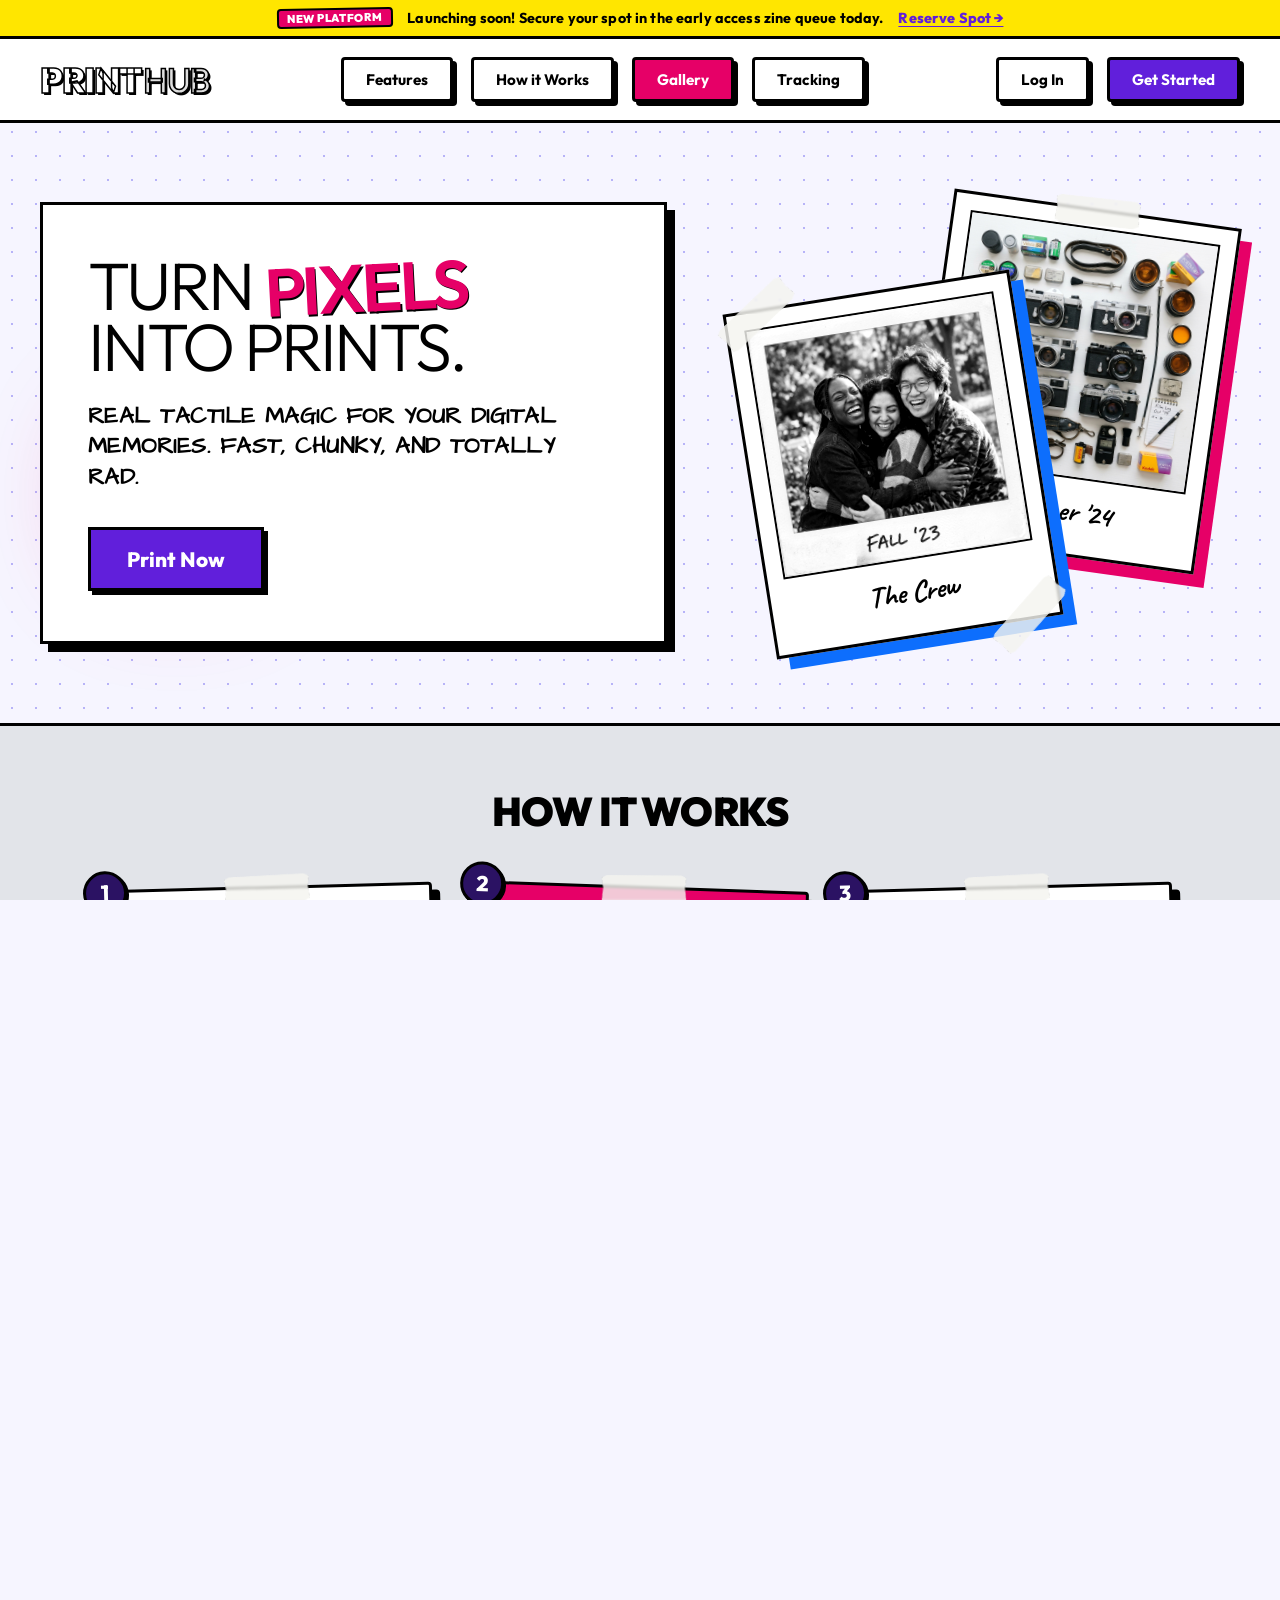
<file: index.html>
<!DOCTYPE html>
<html lang="en">

<head>
    <meta charset="UTF-8">
    <meta name="viewport" content="width=device-width, initial-scale=1.0">
    <meta name="description"
        content="PrintHub - Real tactile magic for your digital memories. Fast, chunky, and totally rad. Turn pixels into beautiful polaroids and prints.">
    <title>PrintHub - Turn Pixels Into Prints</title>
    <link rel="stylesheet" href="css/style.css">
</head>

<body>
    <!-- Main Outer Wrapper with Premium Purple Border -->
    <div class="page-wrapper">
        <!-- Sub Header Bar -->
        <div class="sub-header-bar">
            <span class="sub-header-tag">NEW PLATFORM</span>
            <span class="sub-header-text">Launching soon! Secure your spot in the early access zine queue today.</span>
            <a href="#get-started" class="sub-header-link">Reserve Spot &rarr;</a>
        </div>

        <!-- Background Grid & Glowing Blobs -->
        <div class="grid-overlay"></div>
        <div class="glow-blob blob-top-left"></div>
        <div class="glow-blob blob-bottom-right"></div>

        <!-- Floating tape strip on the left -->
        <div class="floating-tape-left"></div>

        <!-- Navigation Header -->
        <header class="main-header">
            <div class="header-container">
                <!-- Logo -->
                <a href="#" class="logo">
                    <span class="logo-text">PRINT</span><span class="logo-subtext">HUB</span>
                </a>

                <!-- Nav Menu -->
                <nav class="nav-menu">
                    <a href="#features" class="nav-btn"><span>Features</span></a>
                    <a href="#how-it-works" class="nav-btn"><span>How it Works</span></a>
                    <a href="pages/memories.html" class="nav-btn btn-pink"><span>Gallery</span></a>
                    <a href="pages/tracking.html" class="nav-btn"><span>Tracking</span></a>
                </nav>

                <!-- Auth / CTA Actions -->
                <div class="auth-actions">
                    <a href="#login" class="nav-btn login-btn"><span>Log In</span></a>
                    <a href="pages/checkout.html" class="nav-btn cta-btn"><span>Get Started</span></a>
                </div>

                <!-- Mobile Menu Toggle -->
                <button class="mobile-toggle" aria-label="Toggle Menu">
                    <span class="bar"></span>
                    <span class="bar"></span>
                    <span class="bar"></span>
                </button>
            </div>
        </header>


        <!-- Hero Section -->
        <main class="hero-section">
            <div class="hero-container">
                <!-- Left Content Card -->
                <div class="hero-left-card">
                    <div class="card-content">
                        <h1 class="main-title">
                            TURN <span class="text-pink">PIXELS</span><br>INTO PRINTS.
                        </h1>
                        <p class="subtitle-text">
                            Real tactile magic for your digital memories. Fast, chunky, and totally rad.
                        </p>
                        <a href="pages/checkout.html" class="print-now-btn"
                            style="text-decoration: none; display: inline-block; text-align: center;">
                            Print Now
                        </a>
                    </div>
                </div>

                <!-- Right Polaroids Layout -->
                <div class="hero-right-polaroids">
                    <!-- Polaroid 1 (Summer '24 - Pink Shadow, Tilted Right) -->
                    <div class="polaroid-card polaroid-summer" id="polaroid-summer">
                        <div class="tape tape-top"></div>
                        <div class="polaroid-inner">
                            <div class="polaroid-image-wrapper">
                                <img src="assets/summer_gear.png" alt="Vintage photography gear flat lay"
                                    class="polaroid-img">
                            </div>
                            <div class="polaroid-caption">
                                Summer '24
                            </div>
                        </div>
                    </div>

                    <!-- Polaroid 2 (The Crew - Blue Shadow, Tilted Left) -->
                    <div class="polaroid-card polaroid-crew" id="polaroid-crew">
                        <div class="tape tape-top-left"></div>
                        <div class="tape tape-bottom-right"></div>
                        <div class="polaroid-inner">
                            <div class="polaroid-image-wrapper">
                                <img src="assets/the_crew.png" alt="Three friends smiling together in black and white"
                                    class="polaroid-img">
                            </div>
                            <div class="polaroid-caption">
                                The Crew
                            </div>
                        </div>
                    </div>
                </div>
            </div>
        </main>

        <!-- How It Works Section -->
        <section class="how-it-works" id="how-it-works">
            <h2 class="section-title">HOW IT WORKS</h2>

            <div class="steps-container">
                <!-- Step 1: Upload -->
                <div class="step-card card-tilt-left" id="step-1">
                    <span class="step-number">1</span>
                    <div class="tape tape-top"></div>
                    <div class="step-icon">
                        <!-- File Upload Icon -->
                        <svg xmlns="http://www.w3.org/2000/svg" width="38" height="38" viewBox="0 0 24 24" fill="none"
                            stroke="#0d6efd" stroke-width="2.5" stroke-linecap="round" stroke-linejoin="round">
                            <path d="M14 2H6a2 2 0 0 0-2 2v16a2 2 0 0 0 2 2h12a2 2 0 0 0 2-2V8z"></path>
                            <polyline points="14 2 14 8 20 8"></polyline>
                            <line x1="12" y1="18" x2="12" y2="12"></line>
                            <polyline points="9 15 12 12 15 15"></polyline>
                        </svg>
                    </div>
                    <h3 class="step-title">Upload</h3>
                    <p class="step-desc">Dump your camera roll. We take JPEGs, PNGs, and HEICs.</p>
                </div>

                <!-- Step 2: Customize (Pink Background) -->
                <div class="step-card card-tilt-right step-pink" id="step-2">
                    <span class="step-number">2</span>
                    <div class="tape tape-top"></div>
                    <div class="step-icon">
                        <!-- Palette Icon -->
                        <svg xmlns="http://www.w3.org/2000/svg" width="38" height="38" viewBox="0 0 24 24" fill="none"
                            stroke="#000" stroke-width="2.5" stroke-linecap="round" stroke-linejoin="round">
                            <path
                                d="M12 22C17.5228 22 22 17.5228 22 12C22 6.47715 17.5228 2 12 2C6.47715 2 2 6.47715 2 12C2 14.7255 3.09032 17.1962 4.85857 19C5.03345 19.1749 5.09901 19.4318 5.02102 19.6817C4.85333 20.2185 4.96558 20.8021 5.37279 21.2093C5.78 21.6166 6.36359 21.7288 6.90042 21.5611C7.1503 21.4831 7.40726 21.5487 7.58214 21.7236C9.38597 23.5274 11.8745 22.0003 12 22Z">
                            </path>
                            <circle cx="7.5" cy="10.5" r="1.5" fill="#000"></circle>
                            <circle cx="11.5" cy="7.5" r="1.5" fill="#000"></circle>
                            <circle cx="16.5" cy="9.5" r="1.5" fill="#000"></circle>
                            <circle cx="15.5" cy="14.5" r="1.5" fill="#000"></circle>
                        </svg>
                    </div>
                    <h3 class="step-title">Customize</h3>
                    <p class="step-desc">Add text, stickers, and zine-style borders to make it yours.</p>
                </div>

                <!-- Step 3: Receive -->
                <div class="step-card card-tilt-left" id="step-3">
                    <span class="step-number">3</span>
                    <div class="tape tape-top"></div>
                    <div class="step-icon">
                        <!-- Delivery Truck Icon -->
                        <svg xmlns="http://www.w3.org/2000/svg" width="38" height="38" viewBox="0 0 24 24" fill="none"
                            stroke="#0d6efd" stroke-width="2.5" stroke-linecap="round" stroke-linejoin="round">
                            <rect x="1" y="3" width="15" height="13"></rect>
                            <polygon points="16 8 20 8 23 11 23 16 16 16 16 8"></polygon>
                            <circle cx="5.5" cy="18.5" r="2.5"></circle>
                            <circle cx="18.5" cy="18.5" r="2.5"></circle>
                        </svg>
                    </div>
                    <h3 class="step-title">Receive</h3>
                    <p class="step-desc">Get a chunky, physical package delivered to your door in days.</p>
                </div>
            </div>
        </section>

        <!-- Make It Personal Section -->
        <section class="personal-section" id="features">
            <div class="personal-container">
                <!-- Left Column: Stack of Polaroids -->
                <div class="personal-left">
                    <div class="polaroid-stack-container">
                        <!-- Back Card 2 (Pink/Red Shadow Element) -->
                        <div class="stack-back-card-red">
                            <div class="polaroid-inner">
                                <div class="music-artwork-wrapper">
                                    <img src="assets/summer_gear.png" alt="Vintage photography gear flat lay"
                                        class="polaroid-img">
                                </div>
                                <div class="personal-caption">
                                    Summer '24
                                </div>
                            </div>
                        </div>

                        <!-- Back Card 1 (Purple Border Element) -->
                        <div class="stack-back-card-purple">
                            <div class="polaroid-inner">
                                <div class="music-artwork-wrapper">
                                    <img src="assets/the_crew.png" alt="Three friends smiling together"
                                        class="polaroid-img">
                                </div>
                                <div class="personal-caption">
                                    The Crew
                                </div>
                            </div>
                        </div>

                        <!-- Front Card (Spotify Scan Polaroid) -->
                        <div class="stack-front-card">
                            <div class="polaroid-inner">
                                <div class="music-artwork-wrapper">
                                    <img src="assets/miss_you.png" alt="Road trip with friends at sunset"
                                        class="polaroid-img">
                                </div>
                                <div class="personal-caption">
                                    <span class="heart-icon">
                                        <svg xmlns="http://www.w3.org/2000/svg" width="16" height="16"
                                            viewBox="0 0 24 24" fill="#e60067" stroke="#e60067" stroke-width="2">
                                            <path
                                                d="M20.84 4.61a5.5 5.5 0 0 0-7.78 0L12 5.67l-1.06-1.06a5.5 5.5 0 0 0-7.78 7.78l1.06 1.06L12 21.23l7.78-7.78 1.06-1.06a5.5 5.5 0 0 0 0-7.78z">
                                            </path>
                                        </svg>
                                    </span>
                                    Miss you guys!
                                </div>
                                <!-- Spotify Scan Bar -->
                                <div class="spotify-scan-bar">
                                    <svg xmlns="http://www.w3.org/2000/svg" width="18" height="18" viewBox="0 0 24 24"
                                        fill="none" stroke="currentColor" stroke-width="2" stroke-linecap="round"
                                        stroke-linejoin="round" class="music-list-icon">
                                        <line x1="9" y1="18" x2="9" y2="8"></line>
                                        <line x1="17" y1="13" x2="17" y2="3"></line>
                                        <path d="M9 8c0-1.5 1.5-3 3-3h5v5h-5c-1.5 0-3-1.5-3-3z"></path>
                                        <circle cx="6" cy="18" r="3"></circle>
                                        <circle cx="14" cy="13" r="3"></circle>
                                    </svg>
                                    <span class="scan-text">Scan to play "Our Song"</span>
                                </div>
                            </div>
                        </div>
                    </div>
                </div>

                <!-- Right Column: Info Card -->
                <div class="personal-right">
                    <div class="personal-info-card">
                        <div class="tape tape-top"></div>
                        <h2 class="personal-title">
                            MAKE IT <span class="highlight-pink">PERSONAL</span>
                        </h2>

                        <p class="personal-subtitle">
                            Go beyond the image. We add the tactile details that make a print a keepsake.
                        </p>

                        <div class="features-list">
                            <!-- Feature 1: Handwritten Notes -->
                            <div class="feature-item">
                                <div class="feature-icon-box icon-purple">
                                    <!-- Pen Icon -->
                                    <svg xmlns="http://www.w3.org/2000/svg" width="22" height="22" viewBox="0 0 24 24"
                                        fill="none" stroke="#611fdb" stroke-width="2.5" stroke-linecap="round"
                                        stroke-linejoin="round">
                                        <path d="M12 20h9"></path>
                                        <path d="M16.5 3.5a2.121 2.121 0 0 1 3 3L7 19l-4 1 1-4L16.5 3.5z"></path>
                                    </svg>
                                </div>
                                <div class="feature-text">
                                    <h3>Handwritten Notes</h3>
                                    <p>Add a custom message printed in a realistic marker font on the back.</p>
                                </div>
                            </div>

                            <!-- Feature 2: Spotify Codes -->
                            <div class="feature-item">
                                <div class="feature-icon-box icon-pink">
                                    <!-- Scan/Spotify Wave Icon -->
                                    <svg xmlns="http://www.w3.org/2000/svg" width="22" height="22" viewBox="0 0 24 24"
                                        fill="none" stroke="#e60067" stroke-width="2.5" stroke-linecap="round"
                                        stroke-linejoin="round">
                                        <path d="M3 7V5a2 2 0 0 1 2-2h2"></path>
                                        <path d="M17 3h2a2 2 0 0 1 2 2v2"></path>
                                        <path d="M21 17v2a2 2 0 0 1-2 2h-2"></path>
                                        <path d="M7 21H5a2 2 0 0 1-2-2v-2"></path>
                                        <rect x="7" y="7" width="10" height="10" rx="1"></rect>
                                    </svg>
                                </div>
                                <div class="feature-text">
                                    <h3>Spotify Codes</h3>
                                    <p>Link a specific song or playlist directly to your photo.</p>
                                </div>
                            </div>

                            <!-- Feature 3: Vintage Tags -->
                            <div class="feature-item">
                                <div class="feature-icon-box icon-blue">
                                    <!-- Tag Icon -->
                                    <svg xmlns="http://www.w3.org/2000/svg" width="22" height="22" viewBox="0 0 24 24"
                                        fill="none" stroke="#0d6efd" stroke-width="2.5" stroke-linecap="round"
                                        stroke-linejoin="round">
                                        <path
                                            d="M20.59 13.41l-7.17 7.17a2 2 0 0 1-2.83 0L2 12V2h10l8.59 8.59a2 2 0 0 1 0 2.82z">
                                        </path>
                                        <line x1="7" y1="7" x2="7.01" y2="7"></line>
                                    </svg>
                                </div>
                                <div class="feature-text">
                                    <h3>Vintage Tags</h3>
                                    <p>Date and location stamps applied with a retro typewriter aesthetic.</p>
                                </div>
                            </div>
                        </div>
                    </div>
                </div>
            </div>
        </section>

        <!-- Track It Live Section -->
        <section class="track-live" id="tracking">
            <div class="track-live-container">
                <!-- Left Column: Tracking Intro -->
                <div class="track-live-left">
                    <div class="track-card">
                        <h2 class="track-title">
                            TRACK IT <span class="text-purple">LIVE</span>
                        </h2>
                        <p class="track-desc">
                            No boring email updates. Get real-time, sassy notifications from our Telegram bot as your
                            prints are developed, packed, and shipped.
                        </p>
                        <button class="connect-bot-btn">
                            <!-- Bot Icon -->
                            <svg xmlns="http://www.w3.org/2000/svg" width="20" height="20" viewBox="0 0 24 24"
                                fill="none" stroke="currentColor" stroke-width="2.5" stroke-linecap="round"
                                stroke-linejoin="round" class="bot-icon">
                                <path d="M12 8V4H8"></path>
                                <rect x="3" y="8" width="18" height="12" rx="2"></rect>
                                <circle cx="8" cy="13" r="1.5"></circle>
                                <circle cx="16" cy="13" r="1.5"></circle>
                                <line x1="6" y1="17" x2="18" y2="17"></line>
                            </svg>
                            Connect Bot
                        </button>
                    </div>
                </div>

                <!-- Right Column: Telegram Chat Mockup -->
                <div class="track-live-right">
                    <div class="telegram-chat-card">
                        <!-- Chat Header -->
                        <div class="chat-header">
                            <div class="bot-avatar">
                                <!-- Colored Bot Avatar SVG -->
                                <svg xmlns="http://www.w3.org/2000/svg" width="22" height="22" viewBox="0 0 24 24"
                                    fill="none" stroke="#fff" stroke-width="2.5" stroke-linecap="round"
                                    stroke-linejoin="round">
                                    <rect x="3" y="11" width="18" height="10" rx="2"></rect>
                                    <circle cx="12" cy="5" r="2"></circle>
                                    <path d="M12 7v4"></path>
                                    <line x1="8" y1="16" x2="8.01" y2="16"></line>
                                    <line x1="16" y1="16" x2="16.01" y2="16"></line>
                                </svg>
                            </div>
                            <div class="bot-details">
                                <div class="bot-name">PrintHub Bot</div>
                                <div class="bot-status">Online</div>
                            </div>
                        </div>

                        <!-- Divider line -->
                        <div class="chat-divider"></div>

                        <!-- Message Thread -->
                        <div class="chat-thread">
                            <!-- Message 1 (Received) -->
                            <div class="chat-msg msg-received">
                                <p class="msg-content">Yo! Your prints are in the darkroom. 📷</p>
                                <span class="msg-time">10:42 AM</span>
                            </div>

                            <!-- Message 2 (Sent) -->
                            <div class="chat-msg msg-sent">
                                <p class="msg-content">Awesome, can't wait!</p>
                                <span class="msg-time">10:45 AM</span>
                            </div>

                            <!-- Message 3 (Received) -->
                            <div class="chat-msg msg-received">
                                <p class="msg-content">Packed and slapped with a shipping label. Tracking: #RAD12345
                                    📦🚀</p>
                                <span class="msg-time">2:15 PM</span>
                            </div>
                        </div>
                    </div>
                </div>
            </div>
        </section>

        <!-- Testimonial Section -->
        <section class="testimonial-section" id="pricing">
            <div class="testimonial-container">
                <div class="testimonial-card">
                    <div class="tape tape-top"></div>
                    <!-- Double Quote Visual Icon SVG -->
                    <div class="quote-icon-container">
                        <svg xmlns="http://www.w3.org/2000/svg" width="60" height="60" viewBox="0 0 24 24"
                            fill="#fbcfe8">
                            <path
                                d="M14.017 21v-7.391c0-5.704 3.731-9.57 8.983-10.609l.995 2.151c-2.432.917-3.995 3.638-3.995 5.849h4v10h-9.983zm-14.017 0v-7.391c0-5.704 3.748-9.57 9-10.609l.996 2.151c-2.433.917-3.996 3.638-3.996 5.849h3.983v10h-9.983z">
                            </path>
                        </svg>
                    </div>
                    <blockquote class="testimonial-quote">
                        "Honestly, getting these in the mail felt like 1998 all over again. The quality is insane and
                        the little handwritten notes made me cry. 10/10 would print again."
                    </blockquote>
                    <div class="profile-block">
                        <img src="assets/avatar.png" alt="Sarah Jenkins portrait" class="profile-avatar">
                        <div class="profile-info">
                            <div class="profile-name">Sarah Jenkins</div>
                            <div class="profile-location">Brooklyn, NY</div>
                        </div>
                    </div>
                </div>
            </div>
        </section>

        <!-- Footer Section -->
        <footer class="footer-section">
            <div class="footer-container">
                <!-- Column 1: Brand & Socials -->
                <div class="footer-col brand-col">
                    <h3 class="footer-logo">
                        <span class="logo-text">PRINT</span><span class="logo-subtext">HUB</span>
                    </h3>
                    <p class="footer-desc">
                        Turning digital snapshots into tactile darkroom magic. Real ink, heavy prints, shipped straight
                        to your door.
                    </p>
                    <div class="footer-socials">
                        <a href="https://instagram.com" target="_blank" class="social-btn" aria-label="Instagram">
                            <svg xmlns="http://www.w3.org/2000/svg" width="20" height="20" viewBox="0 0 24 24"
                                fill="none" stroke="currentColor" stroke-width="2.5" stroke-linecap="round"
                                stroke-linejoin="round" class="social-icon">
                                <rect x="2" y="2" width="20" height="20" rx="5" ry="5"></rect>
                                <path d="M16 11.37A4 4 0 1 1 12.63 8 4 4 0 0 1 16 11.37z"></path>
                                <line x1="17.5" y1="6.5" x2="17.51" y2="6.5"></line>
                            </svg>
                        </a>
                        <a href="https://pinterest.com" target="_blank" class="social-btn" aria-label="Pinterest">
                            <svg xmlns="http://www.w3.org/2000/svg" width="20" height="20" viewBox="0 0 24 24"
                                fill="none" stroke="currentColor" stroke-width="2.5" stroke-linecap="round"
                                stroke-linejoin="round" class="social-icon">
                                <path
                                    d="M8 22c-.66 0-1.12-.55-1.12-1.2 0-.6.18-1.57.38-2.42L8.5 13.3c-.2-.42-.32-.97-.32-1.6 0-2.2 1.25-3.85 2.85-3.85 1.34 0 2 .9 2 2.2 0 1.34-.84 3.35-1.28 5.2-.37 1.57.77 2.85 2.3 2.85 2.76 0 4.9-2.9 4.9-7.1 0-3.7-2.67-6.3-6.5-6.3-4.4 0-7 3.3-7 6.74 0 1.33.5 2.76 1.15 3.54.12.15.14.28.1.44-.1.4-.35,1.5-.4,1.7-.06.26-.2.32-.47.2-1.78-.83-2.9-3.46-2.9-5.56C2.5 7.15 6 3 12.3 3c5 0 8.7 3.6 8.7 8.1 0 5-3.15 8.6-7.25 8.6-1.4 0-2.73-.74-3.18-1.6l-.87 3.3c-.3 1.15-1.15 2.6-1.7 3.5A10 10 0 0 0 8 22z">
                                </path>
                            </svg>
                        </a>
                        <a href="https://twitter.com" target="_blank" class="social-btn" aria-label="Twitter">
                            <svg xmlns="http://www.w3.org/2000/svg" width="18" height="18" viewBox="0 0 24 24"
                                fill="none" stroke="currentColor" stroke-width="2.5" stroke-linecap="round"
                                stroke-linejoin="round" class="social-icon">
                                <path d="M4 4l11.733 16h4.267l-11.733 -16z"></path>
                                <path d="M4 20l6.768 -6.768m2.46 -2.46l6.772 -6.772"></path>
                            </svg>
                        </a>
                        <a href="https://discord.com" target="_blank" class="social-btn" aria-label="Discord">
                            <svg xmlns="http://www.w3.org/2000/svg" width="20" height="20" viewBox="0 0 24 24"
                                fill="none" stroke="currentColor" stroke-width="2.5" stroke-linecap="round"
                                stroke-linejoin="round" class="social-icon">
                                <path d="M18 8a6 6 0 0 0-12 0c0 3 2 6 6 6s6-3 6-6Z"></path>
                                <circle cx="9" cy="8" r="1"></circle>
                                <circle cx="15" cy="8" r="1"></circle>
                                <path
                                    d="M12 14c.5 1.5 1.5 3 3.5 3.5A9.7 9.7 0 0 1 12 18a9.7 9.7 0 0 1-3.5-.5C10.5 17 11.5 15.5 12 14Z">
                                </path>
                            </svg>
                        </a>
                    </div>
                </div>

                <!-- Column 2: Shop Links -->
                <div class="footer-col links-col">
                    <h4 class="footer-col-title">SHOP</h4>
                    <ul class="footer-links-list">
                        <li><a href="pages/checkout.html">Custom Polaroids</a></li>
                        <li><a href="pages/memories.html">Creations Board</a></li>
                        <li><a href="#features">Features</a></li>
                        <li><a href="#how-it-works">How It Works</a></li>
                    </ul>
                </div>

                <!-- Column 3: Support Links -->
                <div class="footer-col links-col">
                    <h4 class="footer-col-title">SUPPORT</h4>
                    <ul class="footer-links-list">
                        <li><a href="pages/tracking.html">Track Order</a></li>
                        <li><a href="#shipping">Shipping Info</a></li>
                        <li><a href="#faqs">FAQs / Help</a></li>
                        <li><a href="#support">Contact Support</a></li>
                    </ul>
                </div>

                <!-- Column 4: Newsletter -->
                <div class="footer-col newsletter-col">
                    <h4 class="footer-col-title">STAY RAD</h4>
                    <p class="newsletter-desc">Get developed news, printing tips, and early access alerts.</p>
                    <form class="footer-newsletter-form"
                        onsubmit="event.preventDefault(); alert('Rad! You are subscribed.'); this.reset();">
                        <div class="newsletter-input-group">
                            <input type="email" placeholder="YOUR EMAIL" class="newsletter-input" required>
                            <button type="submit" class="newsletter-btn"><span>SUB</span></button>
                        </div>
                    </form>
                </div>
            </div>

            <!-- Bottom Copyright Bar -->
            <div class="footer-bottom-bar">
                <div class="footer-bottom-container">
                    <p class="copyright-text">
                        &copy; 2026 PRINTHUB INC. ALL RIGHTS RESERVED.
                    </p>
                    <div class="footer-legal-links">
                        <a href="#privacy" class="legal-link">PRIVACY POLICY</a>
                        <a href="#terms" class="legal-link">TERMS OF SERVICE</a>
                    </div>
                </div>
            </div>
        </footer>
    </div>

    <!-- Coming Soon Screen Modal -->
    <div class="coming-soon-modal" id="coming-soon-modal">
        <div class="modal-overlay"></div>
        <div class="modal-card">
            <!-- Decorative Polaroid tape strip -->
            <div class="tape tape-top"></div>

            <button class="modal-close" aria-label="Close modal">
                <svg xmlns="http://www.w3.org/2000/svg" width="18" height="18" viewBox="0 0 24 24" fill="none"
                    stroke="currentColor" stroke-width="3" stroke-linecap="round" stroke-linejoin="round">
                    <line x1="18" y1="6" x2="6" y2="18"></line>
                    <line x1="6" y1="6" x2="18" y2="18"></line>
                </svg>
            </button>

            <span class="modal-tag">COMING SOON</span>
            <h2 class="modal-title">THE NEW PLATFORM</h2>
            <p class="modal-text">We are launching our brand new digital printing platform soon! Secure your spot in the
                early access queue to turn pixels into physical zines.</p>
            <a href="#get-started" class="modal-btn"><span>Get Access Now</span></a>
        </div>
    </div>

    <script src="js/app.js"></script>
</body>

</html>
</file>
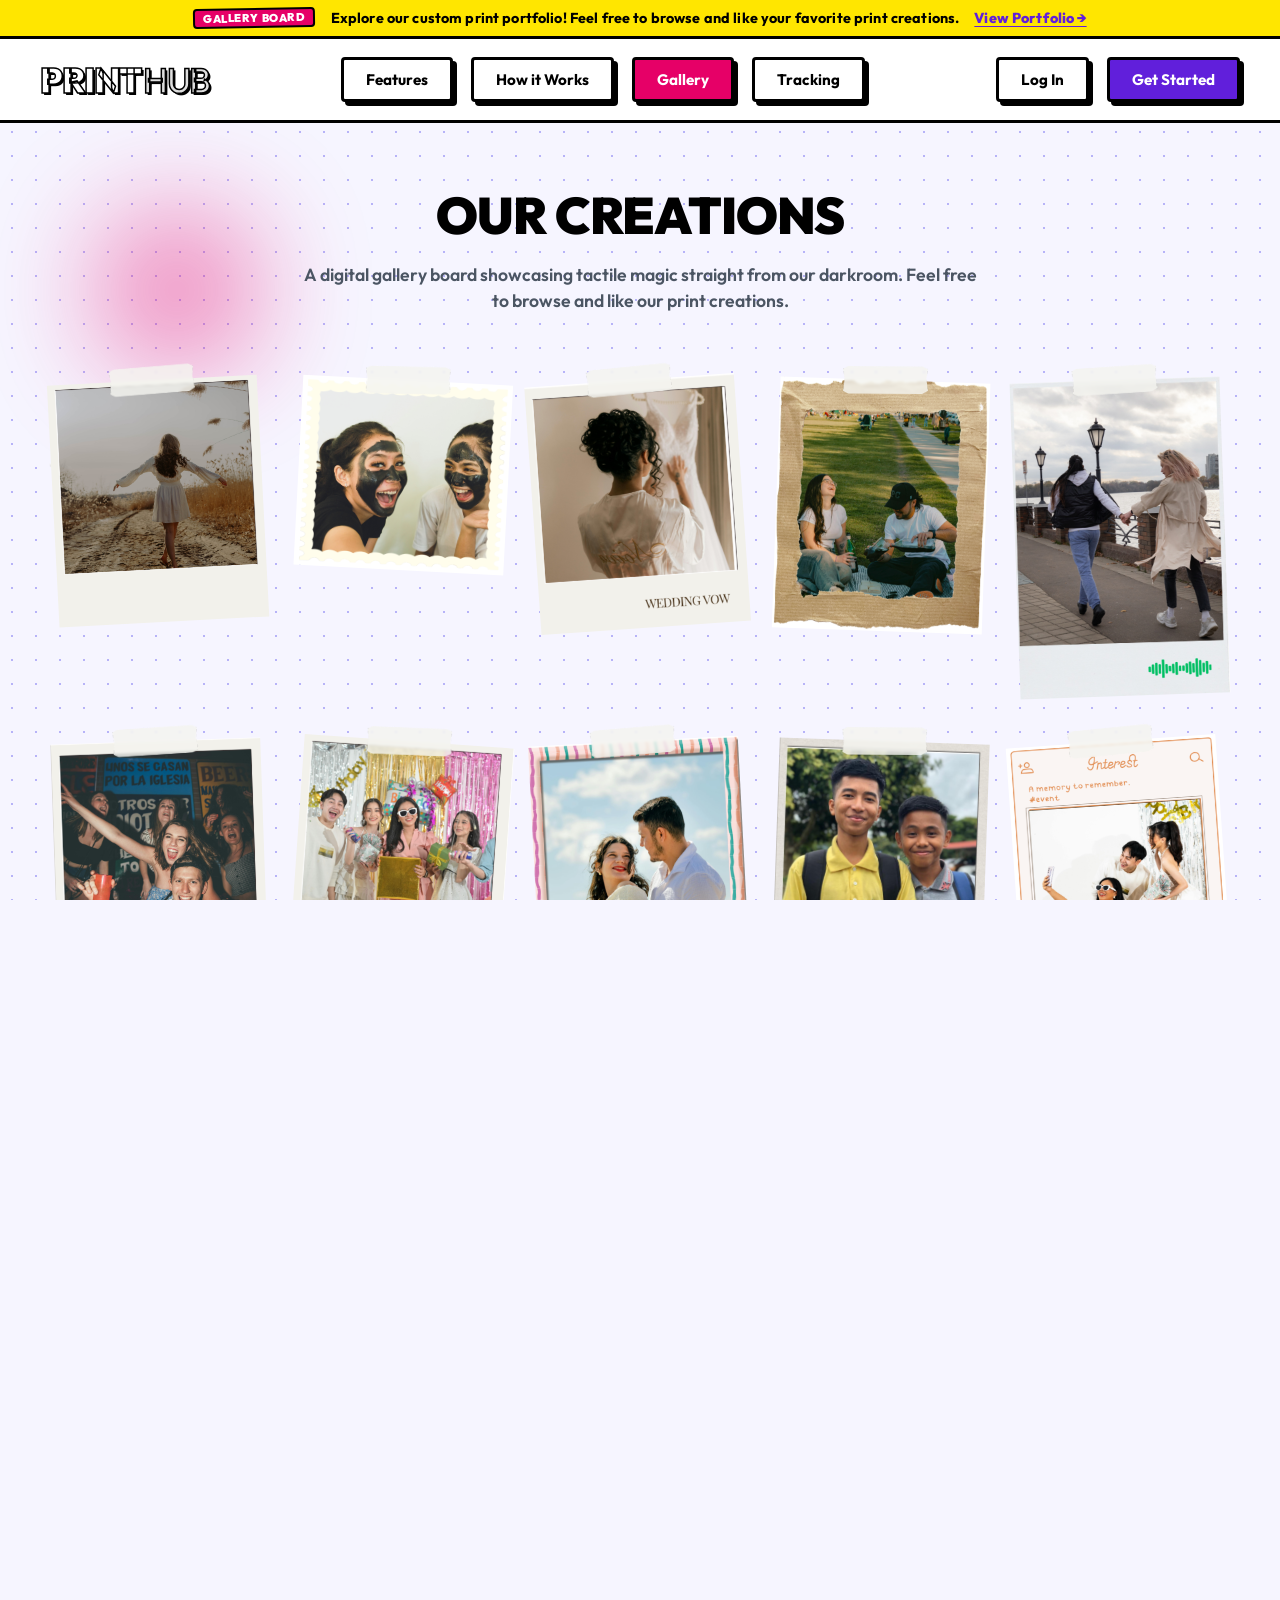
<file: memories.html>
<!DOCTYPE html>
<html lang="en">
<head>
    <meta charset="UTF-8">
    <meta name="viewport" content="width=device-width, initial-scale=1.0">
    <meta name="description" content="PrintHub Gallery - A curated showcase of custom polaroids, tactile prints, and creative works crafted in our darkroom.">
    <title>PrintHub - Gallery Board</title>
    <link rel="stylesheet" href="style.css">
</head>
<body>
    <!-- Main Outer Wrapper with Premium Purple Border -->
    <div class="page-wrapper">
        <!-- Sub Header Bar -->
        <div class="sub-header-bar">
            <span class="sub-header-tag">GALLERY BOARD</span>
            <span class="sub-header-text">Explore our custom print portfolio! Feel free to browse and like your favorite print creations.</span>
            <a href="#board-section" class="sub-header-link">View Portfolio &rarr;</a>
        </div>

        <!-- Background Grid & Glowing Blobs -->
        <div class="grid-overlay"></div>
        <div class="glow-blob blob-top-left"></div>
        <div class="glow-blob blob-bottom-right"></div>
        
        <!-- Floating tape strip on the left -->
        <div class="floating-tape-left"></div>

        <!-- Navigation Header -->
        <header class="main-header">
            <div class="header-container">
                <!-- Logo -->
                <a href="index.html" class="logo">
                    <span class="logo-text">PRINT</span><span class="logo-subtext">HUB</span>
                </a>

                <!-- Nav Menu -->
                <nav class="nav-menu">
                    <a href="index.html#features" class="nav-btn"><span>Features</span></a>
                    <a href="index.html#how-it-works" class="nav-btn"><span>How it Works</span></a>
                    <a href="memories.html" class="nav-btn btn-pink"><span>Gallery</span></a>
                    <a href="tracking.html" class="nav-btn"><span>Tracking</span></a>
                </nav>

                <!-- Auth / CTA Actions -->
                <div class="auth-actions">
                    <a href="index.html#login" class="nav-btn login-btn"><span>Log In</span></a>
                    <a href="index.html#get-started" class="nav-btn cta-btn"><span>Get Started</span></a>
                </div>
                
                <!-- Mobile Menu Toggle -->
                <button class="mobile-toggle" aria-label="Toggle Menu">
                    <span class="bar"></span>
                    <span class="bar"></span>
                    <span class="bar"></span>
                </button>
            </div>
        </header>

        <!-- Memories Showcase Section -->
        <main class="memories-section" id="board-section">
            <div class="memories-header">
                <h1 class="memories-main-title">OUR CREATIONS</h1>
                <p class="memories-subtitle">A digital gallery board showcasing tactile magic straight from our darkroom. Feel free to browse and like our print creations.</p>
            </div>

            <!-- The Corkboard Grid Board -->
            <div class="memories-board">
                <!-- Board Grid Overlay (dots) -->
                <div class="board-grid-overlay"></div>
                
                <!-- Board Grid -->
                <div class="board-grid" id="board-grid">
                    
                    <!-- Dynamic Polaroid Cards will be inserted here by JavaScript -->
                    
                    <!-- Add to Board Dashed Card (8th card slot) -->
                    <div class="add-card-dashed" id="add-card-dashed" style="display: none;">
                        <div class="add-card-inner">
                            <div class="add-icon-wrapper">
                                <svg xmlns="http://www.w3.org/2000/svg" viewBox="0 0 24 24" fill="none" stroke="currentColor" stroke-width="2.5" stroke-linecap="round" stroke-linejoin="round" class="camera-plus-icon">
                                    <path d="M23 19a2 2 0 0 1-2 2H3a2 2 0 0 1-2-2V8a2 2 0 0 1 2-2h4l2-3h6l2 3h4a2 2 0 0 1 2 2z"></path>
                                    <circle cx="12" cy="13" r="4"></circle>
                                    <line x1="21" y1="1" x2="21" y2="7"></line>
                                    <line x1="18" y1="4" x2="24" y2="4"></line>
                                </svg>
                            </div>
                            <span class="pin-new-text">PIN NEW CREATION</span>
                            <span class="add-to-board-text">ADD TO SHOWCASE</span>
                        </div>
                    </div>
                </div>
            </div>
        </main>

        <!-- Footer Section -->
        <footer class="footer-section">
            <div class="footer-container">
                <!-- Column 1: Brand & Socials -->
                <div class="footer-col brand-col">
                    <h3 class="footer-logo">
                        <span class="logo-text">PRINT</span><span class="logo-subtext">HUB</span>
                    </h3>
                    <p class="footer-desc">
                        Turning digital snapshots into tactile darkroom magic. Real ink, heavy prints, shipped straight to your door.
                    </p>
                    <div class="footer-socials">
                        <a href="https://instagram.com" target="_blank" class="social-btn" aria-label="Instagram">
                            <svg xmlns="http://www.w3.org/2000/svg" width="20" height="20" viewBox="0 0 24 24" fill="none" stroke="currentColor" stroke-width="2.5" stroke-linecap="round" stroke-linejoin="round" class="social-icon">
                                <rect x="2" y="2" width="20" height="20" rx="5" ry="5"></rect>
                                <path d="M16 11.37A4 4 0 1 1 12.63 8 4 4 0 0 1 16 11.37z"></path>
                                <line x1="17.5" y1="6.5" x2="17.51" y2="6.5"></line>
                            </svg>
                        </a>
                        <a href="https://pinterest.com" target="_blank" class="social-btn" aria-label="Pinterest">
                            <svg xmlns="http://www.w3.org/2000/svg" width="20" height="20" viewBox="0 0 24 24" fill="none" stroke="currentColor" stroke-width="2.5" stroke-linecap="round" stroke-linejoin="round" class="social-icon">
                                <path d="M8 22c-.66 0-1.12-.55-1.12-1.2 0-.6.18-1.57.38-2.42L8.5 13.3c-.2-.42-.32-.97-.32-1.6 0-2.2 1.25-3.85 2.85-3.85 1.34 0 2 .9 2 2.2 0 1.34-.84 3.35-1.28 5.2-.37 1.57.77 2.85 2.3 2.85 2.76 0 4.9-2.9 4.9-7.1 0-3.7-2.67-6.3-6.5-6.3-4.4 0-7 3.3-7 6.74 0 1.33.5 2.76 1.15 3.54.12.15.14.28.1.44-.1.4-.35,1.5-.4,1.7-.06.26-.2.32-.47.2-1.78-.83-2.9-3.46-2.9-5.56C2.5 7.15 6 3 12.3 3c5 0 8.7 3.6 8.7 8.1 0 5-3.15 8.6-7.25 8.6-1.4 0-2.73-.74-3.18-1.6l-.87 3.3c-.3 1.15-1.15 2.6-1.7 3.5A10 10 0 0 0 8 22z"></path>
                            </svg>
                        </a>
                        <a href="https://twitter.com" target="_blank" class="social-btn" aria-label="Twitter">
                            <svg xmlns="http://www.w3.org/2000/svg" width="18" height="18" viewBox="0 0 24 24" fill="none" stroke="currentColor" stroke-width="2.5" stroke-linecap="round" stroke-linejoin="round" class="social-icon">
                                <path d="M4 4l11.733 16h4.267l-11.733 -16z"></path>
                                <path d="M4 20l6.768 -6.768m2.46 -2.46l6.772 -6.772"></path>
                            </svg>
                        </a>
                        <a href="https://discord.com" target="_blank" class="social-btn" aria-label="Discord">
                            <svg xmlns="http://www.w3.org/2000/svg" width="20" height="20" viewBox="0 0 24 24" fill="none" stroke="currentColor" stroke-width="2.5" stroke-linecap="round" stroke-linejoin="round" class="social-icon">
                                <path d="M18 8a6 6 0 0 0-12 0c0 3 2 6 6 6s6-3 6-6Z"></path>
                                <circle cx="9" cy="8" r="1"></circle>
                                <circle cx="15" cy="8" r="1"></circle>
                                <path d="M12 14c.5 1.5 1.5 3 3.5 3.5A9.7 9.7 0 0 1 12 18a9.7 9.7 0 0 1-3.5-.5C10.5 17 11.5 15.5 12 14Z"></path>
                            </svg>
                        </a>
                    </div>
                </div>

                <!-- Column 2: Shop Links -->
                <div class="footer-col links-col">
                    <h4 class="footer-col-title">SHOP</h4>
                    <ul class="footer-links-list">
                        <li><a href="index.html#get-started">Custom Polaroids</a></li>
                        <li><a href="memories.html">Creations Board</a></li>
                        <li><a href="index.html#features">Features</a></li>
                        <li><a href="index.html#how-it-works">How It Works</a></li>
                    </ul>
                </div>

                <!-- Column 3: Support Links -->
                <div class="footer-col links-col">
                    <h4 class="footer-col-title">SUPPORT</h4>
                    <ul class="footer-links-list">
                        <li><a href="tracking.html">Track Order</a></li>
                        <li><a href="index.html#shipping">Shipping Info</a></li>
                        <li><a href="index.html#faqs">FAQs / Help</a></li>
                        <li><a href="index.html#support">Contact Support</a></li>
                    </ul>
                </div>

                <!-- Column 4: Newsletter -->
                <div class="footer-col newsletter-col">
                    <h4 class="footer-col-title">STAY RAD</h4>
                    <p class="newsletter-desc">Get developed news, printing tips, and early access alerts.</p>
                    <form class="footer-newsletter-form" onsubmit="event.preventDefault(); alert('Rad! You are subscribed.'); this.reset();">
                        <div class="newsletter-input-group">
                            <input type="email" placeholder="YOUR EMAIL" class="newsletter-input" required>
                            <button type="submit" class="newsletter-btn"><span>SUB</span></button>
                        </div>
                    </form>
                </div>
            </div>

            <!-- Bottom Copyright Bar -->
            <div class="footer-bottom-bar">
                <div class="footer-bottom-container">
                    <p class="copyright-text">
                        &copy; 2026 PRINTHUB INC. ALL RIGHTS RESERVED.
                    </p>
                    <div class="footer-legal-links">
                        <a href="index.html#privacy" class="legal-link">PRIVACY POLICY</a>
                        <a href="index.html#terms" class="legal-link">TERMS OF SERVICE</a>
                    </div>
                </div>
            </div>
        </footer>
    </div>

    <!-- Add Memory Modal (Owner Mode Only) -->
    <div class="coming-soon-modal" id="add-memory-modal">
        <div class="modal-overlay"></div>
        <div class="modal-card modal-custom-form">
            <!-- Decorative Polaroid tape strip -->
            <div class="tape tape-top"></div>
            
            <button class="modal-close" aria-label="Close modal">
                <svg xmlns="http://www.w3.org/2000/svg" width="18" height="18" viewBox="0 0 24 24" fill="none" stroke="currentColor" stroke-width="3" stroke-linecap="round" stroke-linejoin="round">
                    <line x1="18" y1="6" x2="6" y2="18"></line>
                    <line x1="6" y1="6" x2="18" y2="18"></line>
                </svg>
            </button>
            
            <span class="modal-tag">ADD NEW WORK</span>
            <h2 class="modal-title">Add to Showcase</h2>
            <p class="modal-text">Pin a new photograph of your print creations to the public gallery board.</p>
            
            <form id="add-memory-form" class="neobrutalist-form">
                <div class="form-group">
                    <label for="memory-caption" class="form-label">CREATION CAPTION / NAME</label>
                    <input type="text" id="memory-caption" class="form-input" placeholder="e.g. VINTAGE OVERLAYS" required>
                </div>

                <div class="form-group">
                    <label for="photo-upload" class="form-label">SELECT CREATION PHOTO</label>
                    <input type="file" id="photo-upload" accept="image/*" class="form-file-input">
                </div>

                <!-- Customization Options -->
                <div class="customization-options">
                    <div class="option-col">
                        <span class="form-label">TAPE COLOR</span>
                        <div class="color-options-container">
                            <button type="button" class="color-option tape-pink active" data-type="tape" data-color="tape-pink" aria-label="Pink Tape" style="background-color: var(--pink);"></button>
                            <button type="button" class="color-option tape-blue" data-type="tape" data-color="tape-blue" aria-label="Blue Tape" style="background-color: var(--blue);"></button>
                            <button type="button" class="color-option tape-purple" data-type="tape" data-color="tape-purple" aria-label="Purple Tape" style="background-color: var(--primary);"></button>
                            <button type="button" class="color-option tape-yellow" data-type="tape" data-color="tape-yellow" aria-label="Yellow Tape" style="background-color: #ffe600;"></button>
                            <button type="button" class="color-option tape-orange" data-type="tape" data-color="tape-orange" aria-label="Orange Tape" style="background-color: #f97316;"></button>
                        </div>
                    </div>
                    <div class="option-col">
                        <span class="form-label">PIN COLOR</span>
                        <div class="color-options-container">
                            <button type="button" class="color-option pin-blue active" data-type="pin" data-color="pin-blue" aria-label="Blue Pin" style="background-color: var(--blue);"></button>
                            <button type="button" class="color-option pin-pink" data-type="pin" data-color="pin-pink" aria-label="Pink Pin" style="background-color: var(--pink);"></button>
                            <button type="button" class="color-option pin-green" data-type="pin" data-color="pin-green" aria-label="Green Pin" style="background-color: #10b981;"></button>
                            <button type="button" class="color-option pin-red" data-type="pin" data-color="pin-red" aria-label="Red Pin" style="background-color: #ef4444;"></button>
                            <button type="button" class="color-option pin-purple" data-type="pin" data-color="pin-purple" aria-label="Purple Pin" style="background-color: var(--primary);"></button>
                        </div>
                    </div>
                </div>

                <div class="modal-form-actions">
                    <button type="button" class="modal-cancel"><span>Cancel</span></button>
                    <button type="submit" class="modal-submit"><span>Pin Creation</span></button>
                </div>
            </form>
        </div>
    </div>



    <!-- Include Memories Javascript -->
    <script src="memories.js"></script>
</body>
</html>
</file>
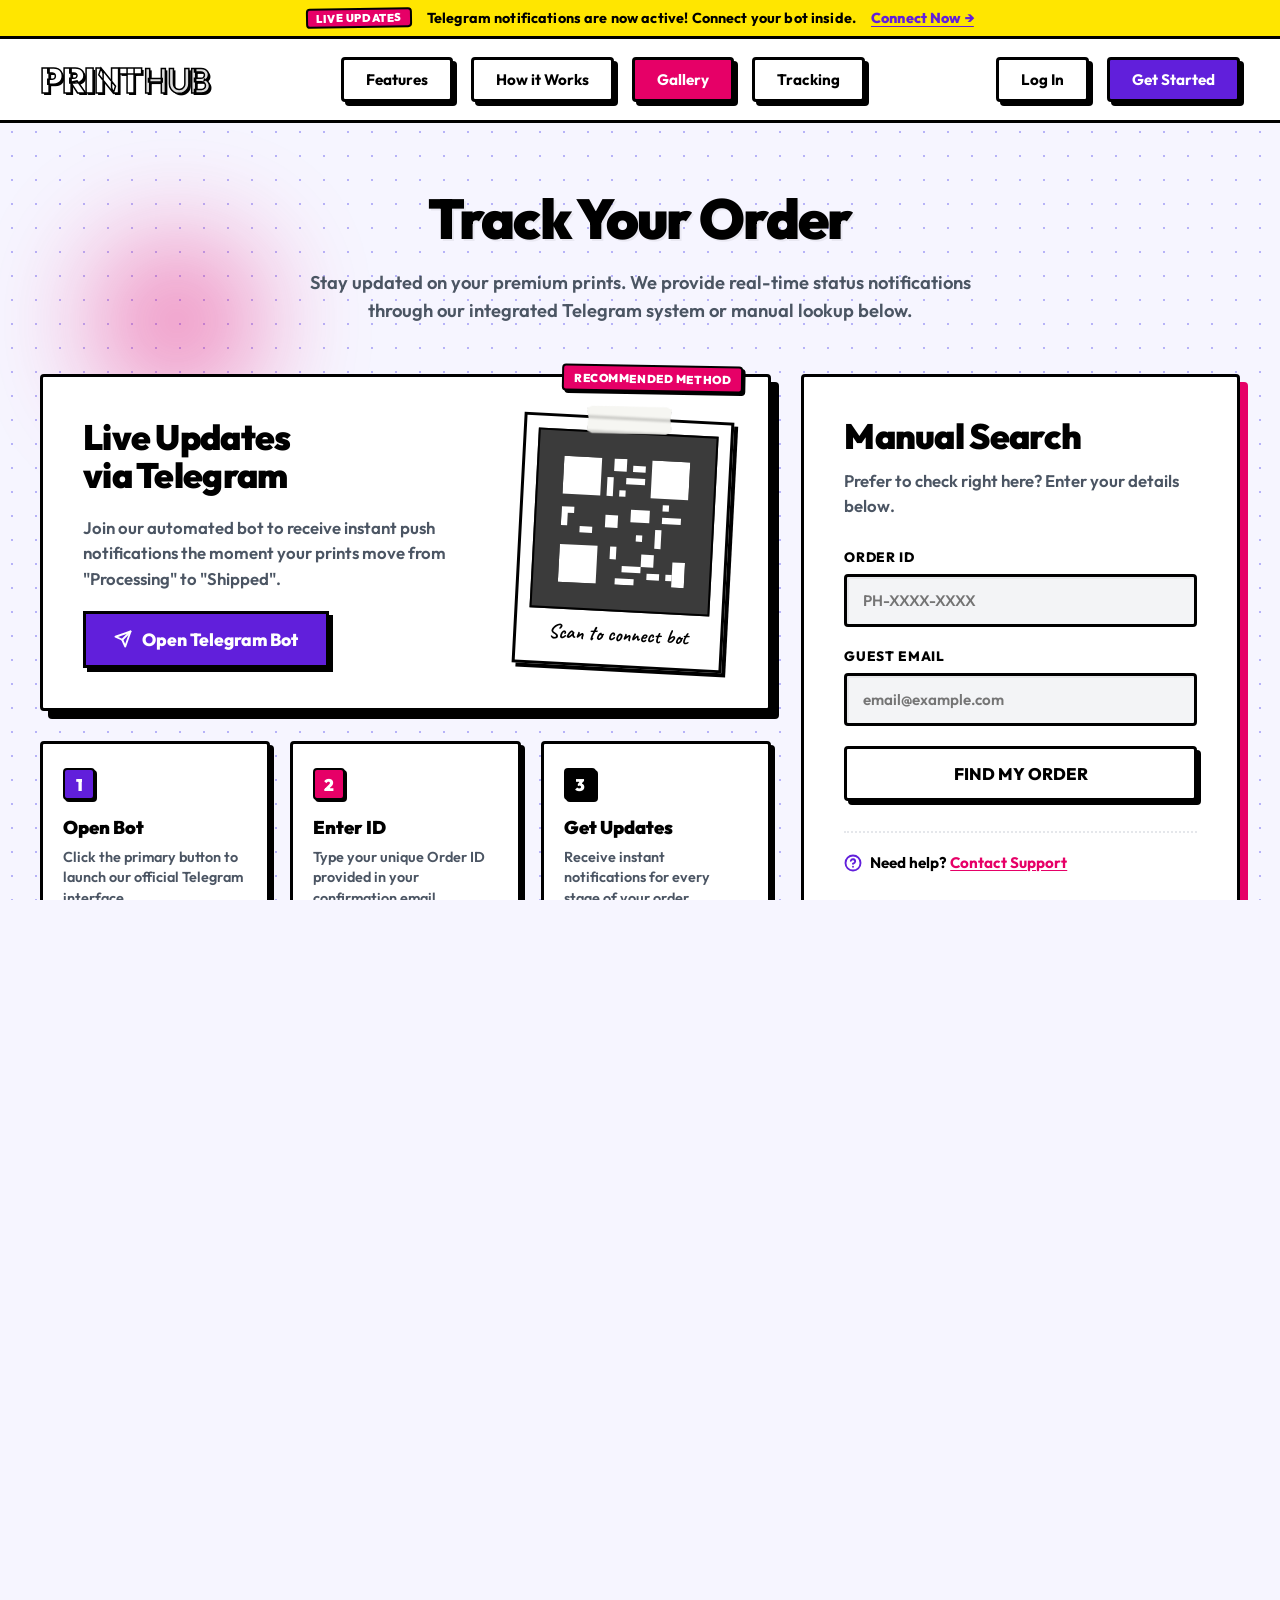
<file: tracking.html>
<!DOCTYPE html>
<html lang="en">
<head>
    <meta charset="UTF-8">
    <meta name="viewport" content="width=device-width, initial-scale=1.0">
    <meta name="description" content="Track your custom polaroids and prints live. Stay updated on PrintHub packaging, processing, and shipping.">
    <title>PrintHub - Track Your Order</title>
    <link rel="stylesheet" href="style.css">
</head>
<body>
    <!-- Main Outer Wrapper with Premium Purple Border -->
    <div class="page-wrapper">
        <!-- Sub Header Bar -->
        <div class="sub-header-bar">
            <span class="sub-header-tag">LIVE UPDATES</span>
            <span class="sub-header-text">Telegram notifications are now active! Connect your bot inside.</span>
            <a href="#open-bot-btn" class="sub-header-link">Connect Now &rarr;</a>
        </div>

        <!-- Background Grid & Glowing Blobs -->
        <div class="grid-overlay"></div>
        <div class="glow-blob blob-top-left"></div>
        <div class="glow-blob blob-bottom-right"></div>
        
        <!-- Floating tape strip on the left -->
        <div class="floating-tape-left"></div>

        <!-- Navigation Header -->
        <header class="main-header">
            <div class="header-container">
                <!-- Logo -->
                <a href="index.html" class="logo">
                    <span class="logo-text">PRINT</span><span class="logo-subtext">HUB</span>
                </a>

                <!-- Nav Menu -->
                <nav class="nav-menu">
                    <a href="index.html#features" class="nav-btn"><span>Features</span></a>
                    <a href="index.html#how-it-works" class="nav-btn"><span>How it Works</span></a>
                    <a href="memories.html" class="nav-btn btn-pink"><span>Gallery</span></a>
                    <a href="tracking.html" class="nav-btn"><span>Tracking</span></a>
                </nav>

                <!-- Auth / CTA Actions -->
                <div class="auth-actions">
                    <a href="index.html#login" class="nav-btn login-btn"><span>Log In</span></a>
                    <a href="index.html#get-started" class="nav-btn cta-btn"><span>Get Started</span></a>
                </div>
                
                <!-- Mobile Menu Toggle -->
                <button class="mobile-toggle" aria-label="Toggle Menu">
                    <span class="bar"></span>
                    <span class="bar"></span>
                    <span class="bar"></span>
                </button>
            </div>
        </header>

        <!-- Tracking Main Section -->
        <main class="tracking-section">
            <!-- Title Header -->
            <div class="tracking-header">
                <h1 class="tracking-main-title">Track Your Order</h1>
                <p class="tracking-subtitle">Stay updated on your premium prints. We provide real-time status notifications through our integrated Telegram system or manual lookup below.</p>
            </div>

            <!-- Two Column Grid -->
            <div class="tracking-grid">
                <!-- Left Column: Telegram and Instructions -->
                <div class="tracking-left-column">
                    <!-- Telegram Live Updates Card -->
                    <div class="telegram-card">
                        <span class="recommended-badge">RECOMMENDED METHOD</span>
                        
                        <div class="telegram-left">
                            <h2 class="telegram-card-title">Live Updates<br>via Telegram</h2>
                            <p class="telegram-card-desc">Join our automated bot to receive instant push notifications the moment your prints move from "Processing" to "Shipped".</p>
                            <a href="https://t.me/printhub_bot" target="_blank" class="telegram-btn" id="open-bot-btn">
                                <svg xmlns="http://www.w3.org/2000/svg" width="18" height="18" viewBox="0 0 24 24" fill="none" stroke="currentColor" stroke-width="2.5" stroke-linecap="round" stroke-linejoin="round">
                                    <line x1="22" y1="2" x2="11" y2="13"></line>
                                    <polygon points="22 2 15 22 11 13 2 9 22 2"></polygon>
                                </svg>
                                Open Telegram Bot
                            </a>
                        </div>

                        <!-- Polaroid QR Code representation -->
                        <div class="telegram-polaroid">
                            <div class="tape tape-top"></div>
                            <div class="qr-code-placeholder">
                                <svg class="qr-code-svg" viewBox="0 0 100 100" xmlns="http://www.w3.org/2000/svg">
                                    <path d="M0,0 h30 v30 h-30 z M10,10 h10 v10 h-10 z M70,0 h30 v30 h-30 z M80,10 h10 v10 h-10 z M0,70 h30 v30 h-30 z M10,80 h10 v10 h-10 z" />
                                    <path d="M40,0 h10 v10 h-10 z M50,15 h15 v5 h-15 z M45,25 h5 v5 h-5 z M35,45 h10 v10 h-10 z M55,40 h15 v10 h-15 z" />
                                    <path d="M0,40 h10 v5 h-5 v10 h-5 z M15,55 h10 v5 h-10 z M80,45 h15 v5 h-15 z M75,55 h5 v15 h-5 z M90,80 h10 v20 h-10 z" />
                                    <path d="M40,70 h5 v10 h-5 z M50,85 h15 v5 h-15 z M45,95 h15 v5 h-15 z M60,60 h5 v5 h-5 z M85,90 h5 v5 h-5 z" />
                                    <path d="M35,15 h5 v15 h-5 z M55,5 h10 v5 h-10 z M80,35 h5 v5 h-5 z M65,75 h10 v10 h-10 z M70,90 h10 v5 h-10 z" />
                                </svg>
                            </div>
                            <div class="polaroid-caption-sm">Scan to connect bot</div>
                        </div>
                    </div>

                    <!-- Steps Row -->
                    <div class="tracking-steps">
                        <div class="tracking-step-card">
                            <span class="step-card-num">1</span>
                            <h3 class="step-card-title">Open Bot</h3>
                            <p class="step-card-desc">Click the primary button to launch our official Telegram interface.</p>
                        </div>
                        <div class="tracking-step-card">
                            <span class="step-card-num pink">2</span>
                            <h3 class="step-card-title">Enter ID</h3>
                            <p class="step-card-desc">Type your unique Order ID provided in your confirmation email.</p>
                        </div>
                        <div class="tracking-step-card">
                            <span class="step-card-num dark">3</span>
                            <h3 class="step-card-title">Get Updates</h3>
                            <p class="step-card-desc">Receive instant notifications for every stage of your order lifecycle.</p>
                        </div>
                    </div>
                </div>

                <!-- Right Column: Manual Lookup -->
                <div class="manual-search-card">
                    <h2 class="manual-card-title">Manual Search</h2>
                    <p class="manual-card-desc">Prefer to check right here? Enter your details below.</p>
                    
                    <form class="search-form" id="order-lookup-form" onsubmit="return false;">
                        <div class="form-group">
                            <label for="order-id-input" class="form-label">Order ID</label>
                            <input type="text" id="order-id-input" class="form-input" placeholder="PH-XXXX-XXXX" required>
                        </div>
                        <div class="form-group">
                            <label for="email-input" class="form-label">Guest Email</label>
                            <input type="email" id="email-input" class="form-input" placeholder="email@example.com" required>
                        </div>
                        <button type="submit" class="find-order-btn" id="find-order-btn">Find My Order</button>
                    </form>

                    <div class="search-divider"></div>

                    <div class="support-link-wrapper">
                        <svg class="support-icon" xmlns="http://www.w3.org/2000/svg" width="18" height="18" viewBox="0 0 24 24" fill="none" stroke="currentColor" stroke-width="2.5" stroke-linecap="round" stroke-linejoin="round">
                            <circle cx="12" cy="12" r="10"></circle>
                            <path d="M9.09 9a3 3 0 0 1 5.83 1c0 2-3 3-3 3"></path>
                            <line x1="12" y1="17" x2="12.01" y2="17"></line>
                        </svg>
                        <span class="support-text">Need help? <a href="index.html#support" class="support-link">Contact Support</a></span>
                    </div>
                </div>
            </div>

            <!-- Detailed Stage Card: Crafted with Precision (Shown when Quality Check is active) -->
            <div class="precision-card" id="precision-details-card">
                <div class="precision-overlay"></div>
                <div class="precision-content-left">
                    <div class="precision-badges">
                        <span class="precision-badge">In Quality Check</span>
                        <span class="precision-badge">Awaiting Courier</span>
                    </div>
                    <h2 class="precision-title">Crafted with Precision</h2>
                    <p class="precision-desc">Every print undergoes a rigorous 3-step quality verification before leaving our hub. We ensure color accuracy, paper integrity, and packaging security so your memories arrive exactly as you remember them.</p>
                </div>
                
                <div class="precision-content-right">
                    <div class="precision-polaroid">
                        <div class="precision-sticker">100%</div>
                        <div class="polaroid-image-wrapper">
                            <img src="assets/precision_print.png" alt="High quality print preview" class="polaroid-img">
                        </div>
                    </div>
                </div>
            </div>

            <!-- Full Width Progress Card -->
            <div class="progress-card">
                <span class="progress-card-title">Order Progress Track</span>
                
                <div class="timeline-container">
                    <!-- Progress Bar line -->
                    <div class="timeline-line">
                        <div class="timeline-line-progress" id="timeline-progress-bar"></div>
                    </div>

                    <!-- 4 Steps -->
                    <div class="timeline-steps">
                        <!-- Step 1: Order Received -->
                        <div class="timeline-step" id="step-received">
                            <div class="step-icon-wrapper">
                                <svg class="check-svg" xmlns="http://www.w3.org/2000/svg" width="18" height="18" viewBox="0 0 24 24" fill="none" stroke="currentColor" stroke-width="3.5" stroke-linecap="round" stroke-linejoin="round">
                                    <polyline points="20 6 9 17 4 12"></polyline>
                                </svg>
                            </div>
                            <span class="step-title-text">Order Received</span>
                            <span class="step-date-text" id="date-received">Confirmed Oct 12</span>
                        </div>

                        <!-- Step 2: In the Darkroom -->
                        <div class="timeline-step" id="step-darkroom">
                            <div class="step-icon-wrapper">
                                <svg class="check-svg" xmlns="http://www.w3.org/2000/svg" width="18" height="18" viewBox="0 0 24 24" fill="none" stroke="currentColor" stroke-width="3.5" stroke-linecap="round" stroke-linejoin="round">
                                    <polyline points="20 6 9 17 4 12"></polyline>
                                </svg>
                            </div>
                            <span class="step-title-text">In the Darkroom</span>
                            <span class="step-date-text" id="date-darkroom">Processing Oct 13</span>
                        </div>

                        <!-- Step 3: Quality Check -->
                        <div class="timeline-step" id="step-quality">
                            <div class="step-icon-wrapper">
                                <svg class="current-svg" xmlns="http://www.w3.org/2000/svg" width="18" height="18" viewBox="0 0 24 24" fill="none" stroke="currentColor" stroke-width="3" stroke-linecap="round" stroke-linejoin="round">
                                    <circle cx="12" cy="12" r="10"></circle>
                                    <circle cx="12" cy="12" r="3"></circle>
                                    <line x1="12" y1="1" x2="12" y2="3"></line>
                                    <line x1="12" y1="21" x2="12" y2="23"></line>
                                    <line x1="1" y1="12" x2="3" y2="12"></line>
                                    <line x1="21" y1="12" x2="23" y2="12"></line>
                                </svg>
                            </div>
                            <span class="step-title-text">Quality Check</span>
                            <span class="step-date-text" id="date-quality">In Progress</span>
                        </div>

                        <!-- Step 4: Shipped -->
                        <div class="timeline-step" id="step-shipped">
                            <div class="step-icon-wrapper">
                                <svg class="pending-svg" xmlns="http://www.w3.org/2000/svg" width="18" height="18" viewBox="0 0 24 24" fill="none" stroke="currentColor" stroke-width="2.5" stroke-linecap="round" stroke-linejoin="round">
                                    <rect x="1" y="3" width="15" height="13"></rect>
                                    <polygon points="16 8 20 8 23 11 23 16 16 16 16 8"></polygon>
                                    <circle cx="5.5" cy="18.5" r="2.5"></circle>
                                    <circle cx="18.5" cy="18.5" r="2.5"></circle>
                                </svg>
                            </div>
                            <span class="step-title-text">Shipped</span>
                            <span class="step-date-text" id="date-shipped">Estimated Oct 15</span>
                        </div>
                    </div>
                </div>
            </div>
        </main>

        <!-- Footer Section -->
        <footer class="footer-section">
            <div class="footer-container">
                <!-- Column 1: Brand & Socials -->
                <div class="footer-col brand-col">
                    <h3 class="footer-logo">
                        <span class="logo-text">PRINT</span><span class="logo-subtext">HUB</span>
                    </h3>
                    <p class="footer-desc">
                        Turning digital snapshots into tactile darkroom magic. Real ink, heavy prints, shipped straight to your door.
                    </p>
                    <div class="footer-socials">
                        <a href="https://instagram.com" target="_blank" class="social-btn" aria-label="Instagram">
                            <svg xmlns="http://www.w3.org/2000/svg" width="20" height="20" viewBox="0 0 24 24" fill="none" stroke="currentColor" stroke-width="2.5" stroke-linecap="round" stroke-linejoin="round" class="social-icon">
                                <rect x="2" y="2" width="20" height="20" rx="5" ry="5"></rect>
                                <path d="M16 11.37A4 4 0 1 1 12.63 8 4 4 0 0 1 16 11.37z"></path>
                                <line x1="17.5" y1="6.5" x2="17.51" y2="6.5"></line>
                            </svg>
                        </a>
                        <a href="https://pinterest.com" target="_blank" class="social-btn" aria-label="Pinterest">
                            <svg xmlns="http://www.w3.org/2000/svg" width="20" height="20" viewBox="0 0 24 24" fill="none" stroke="currentColor" stroke-width="2.5" stroke-linecap="round" stroke-linejoin="round" class="social-icon">
                                <path d="M8 22c-.66 0-1.12-.55-1.12-1.2 0-.6.18-1.57.38-2.42L8.5 13.3c-.2-.42-.32-.97-.32-1.6 0-2.2 1.25-3.85 2.85-3.85 1.34 0 2 .9 2 2.2 0 1.34-.84 3.35-1.28 5.2-.37 1.57.77 2.85 2.3 2.85 2.76 0 4.9-2.9 4.9-7.1 0-3.7-2.67-6.3-6.5-6.3-4.4 0-7 3.3-7 6.74 0 1.33.5 2.76 1.15 3.54.12.15.14.28.1.44-.1.4-.35,1.5-.4,1.7-.06.26-.2.32-.47.2-1.78-.83-2.9-3.46-2.9-5.56C2.5 7.15 6 3 12.3 3c5 0 8.7 3.6 8.7 8.1 0 5-3.15 8.6-7.25 8.6-1.4 0-2.73-.74-3.18-1.6l-.87 3.3c-.3 1.15-1.15 2.6-1.7 3.5A10 10 0 0 0 8 22z"></path>
                            </svg>
                        </a>
                        <a href="https://twitter.com" target="_blank" class="social-btn" aria-label="Twitter">
                            <svg xmlns="http://www.w3.org/2000/svg" width="18" height="18" viewBox="0 0 24 24" fill="none" stroke="currentColor" stroke-width="2.5" stroke-linecap="round" stroke-linejoin="round" class="social-icon">
                                <path d="M4 4l11.733 16h4.267l-11.733 -16z"></path>
                                <path d="M4 20l6.768 -6.768m2.46 -2.46l6.772 -6.772"></path>
                            </svg>
                        </a>
                        <a href="https://discord.com" target="_blank" class="social-btn" aria-label="Discord">
                            <svg xmlns="http://www.w3.org/2000/svg" width="20" height="20" viewBox="0 0 24 24" fill="none" stroke="currentColor" stroke-width="2.5" stroke-linecap="round" stroke-linejoin="round" class="social-icon">
                                <path d="M18 8a6 6 0 0 0-12 0c0 3 2 6 6 6s6-3 6-6Z"></path>
                                <circle cx="9" cy="8" r="1"></circle>
                                <circle cx="15" cy="8" r="1"></circle>
                                <path d="M12 14c.5 1.5 1.5 3 3.5 3.5A9.7 9.7 0 0 1 12 18a9.7 9.7 0 0 1-3.5-.5C10.5 17 11.5 15.5 12 14Z"></path>
                            </svg>
                        </a>
                    </div>
                </div>

                <!-- Column 2: Shop Links -->
                <div class="footer-col links-col">
                    <h4 class="footer-col-title">SHOP</h4>
                    <ul class="footer-links-list">
                        <li><a href="index.html#get-started">Custom Polaroids</a></li>
                        <li><a href="memories.html">Creations Board</a></li>
                        <li><a href="index.html#features">Features</a></li>
                        <li><a href="index.html#how-it-works">How It Works</a></li>
                    </ul>
                </div>

                <!-- Column 3: Support Links -->
                <div class="footer-col links-col">
                    <h4 class="footer-col-title">SUPPORT</h4>
                    <ul class="footer-links-list">
                        <li><a href="tracking.html">Track Order</a></li>
                        <li><a href="index.html#shipping">Shipping Info</a></li>
                        <li><a href="index.html#faqs">FAQs / Help</a></li>
                        <li><a href="index.html#support">Contact Support</a></li>
                    </ul>
                </div>

                <!-- Column 4: Newsletter -->
                <div class="footer-col newsletter-col">
                    <h4 class="footer-col-title">STAY RAD</h4>
                    <p class="newsletter-desc">Get developed news, printing tips, and early access alerts.</p>
                    <form class="footer-newsletter-form" onsubmit="event.preventDefault(); alert('Rad! You are subscribed.'); this.reset();">
                        <div class="newsletter-input-group">
                            <input type="email" placeholder="YOUR EMAIL" class="newsletter-input" required>
                            <button type="submit" class="newsletter-btn"><span>SUB</span></button>
                        </div>
                    </form>
                </div>
            </div>

            <!-- Bottom Copyright Bar -->
            <div class="footer-bottom-bar">
                <div class="footer-bottom-container">
                    <p class="copyright-text">
                        &copy; 2026 PRINTHUB INC. ALL RIGHTS RESERVED.
                    </p>
                    <div class="footer-legal-links">
                        <a href="index.html#privacy" class="legal-link">PRIVACY POLICY</a>
                        <a href="index.html#terms" class="legal-link">TERMS OF SERVICE</a>
                    </div>
                </div>
            </div>
        </footer>
    </div>

    <!-- Script links -->
    <script src="tracking.js"></script>
</body>
</html>
</file>
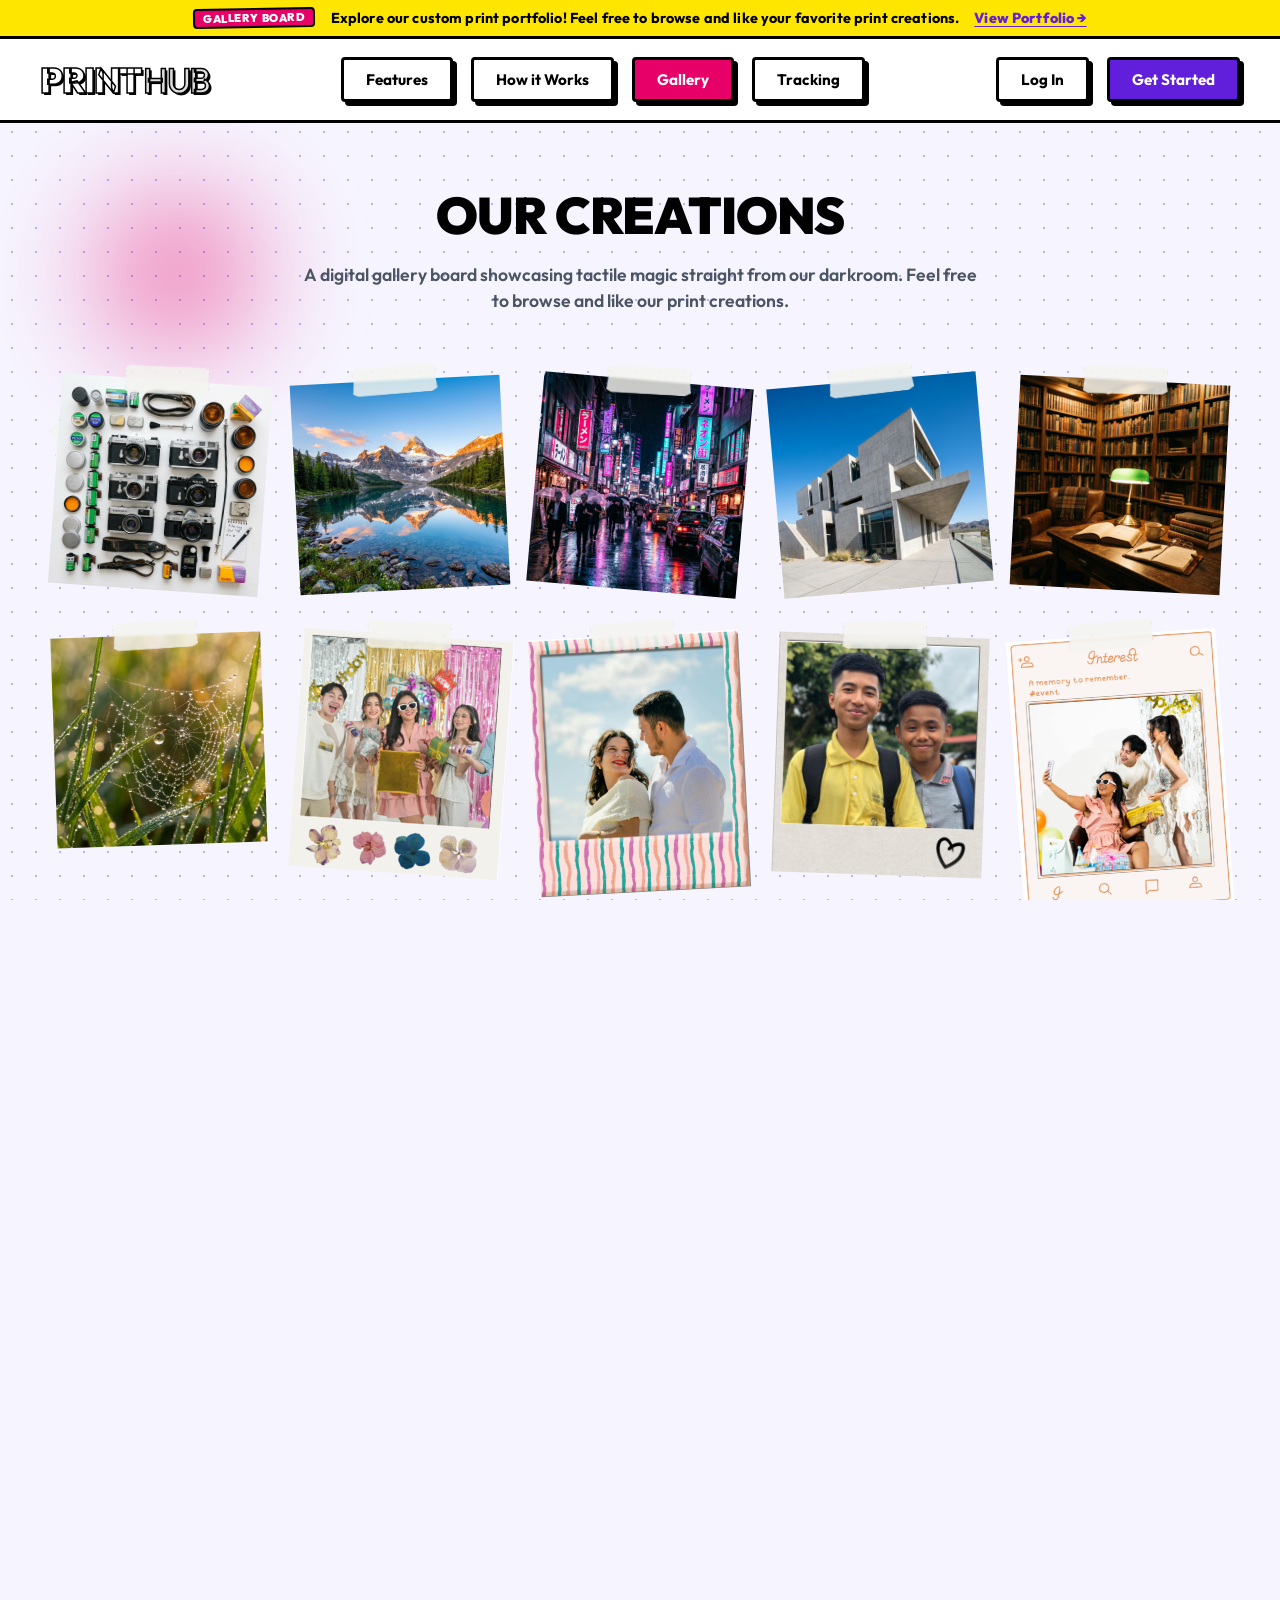
<file: pages/memories.html>
<!DOCTYPE html>
<html lang="en">
<head>
    <meta charset="UTF-8">
    <meta name="viewport" content="width=device-width, initial-scale=1.0">
    <meta name="description" content="PrintHub Gallery - A curated showcase of custom polaroids, tactile prints, and creative works crafted in our darkroom.">
    <title>PrintHub - Gallery Board</title>
    <link rel="stylesheet" href="../css/style.css">
</head>
<body>
    <!-- Main Outer Wrapper with Premium Purple Border -->
    <div class="page-wrapper">
        <!-- Sub Header Bar -->
        <div class="sub-header-bar">
            <span class="sub-header-tag">GALLERY BOARD</span>
            <span class="sub-header-text">Explore our custom print portfolio! Feel free to browse and like your favorite print creations.</span>
            <a href="#board-section" class="sub-header-link">View Portfolio &rarr;</a>
        </div>

        <!-- Background Grid & Glowing Blobs -->
        <div class="grid-overlay"></div>
        <div class="glow-blob blob-top-left"></div>
        <div class="glow-blob blob-bottom-right"></div>
        
        <!-- Floating tape strip on the left -->
        <div class="floating-tape-left"></div>

        <!-- Navigation Header -->
        <header class="main-header">
            <div class="header-container">
                <!-- Logo -->
                <a href="../index.html" class="logo">
                    <span class="logo-text">PRINT</span><span class="logo-subtext">HUB</span>
                </a>

                <!-- Nav Menu -->
                <nav class="nav-menu">
                    <a href="../index.html#features" class="nav-btn"><span>Features</span></a>
                    <a href="../index.html#how-it-works" class="nav-btn"><span>How it Works</span></a>
                    <a href="memories.html" class="nav-btn btn-pink"><span>Gallery</span></a>
                    <a href="tracking.html" class="nav-btn"><span>Tracking</span></a>
                </nav>

                <!-- Auth / CTA Actions -->
                <div class="auth-actions">
                    <a href="../index.html#login" class="nav-btn login-btn"><span>Log In</span></a>
                    <a href="checkout.html" class="nav-btn cta-btn"><span>Get Started</span></a>
                </div>
                
                <!-- Mobile Menu Toggle -->
                <button class="mobile-toggle" aria-label="Toggle Menu">
                    <span class="bar"></span>
                    <span class="bar"></span>
                    <span class="bar"></span>
                </button>
            </div>
        </header>

        <!-- Memories Showcase Section -->
        <main class="memories-section" id="board-section">
            <div class="memories-header">
                <h1 class="memories-main-title">OUR CREATIONS</h1>
                <p class="memories-subtitle">A digital gallery board showcasing tactile magic straight from our darkroom. Feel free to browse and like our print creations.</p>
            </div>

            <!-- The Corkboard Grid Board -->
            <div class="memories-board">
                <!-- Board Grid Overlay (dots) -->
                <div class="board-grid-overlay"></div>
                
                <!-- Board Grid -->
                <div class="board-grid" id="board-grid">
                    
                    <!-- Dynamic Polaroid Cards will be inserted here by JavaScript -->
                    
                    <!-- Add to Board Dashed Card (8th card slot) -->
                    <div class="add-card-dashed" id="add-card-dashed" style="display: none;">
                        <div class="add-card-inner">
                            <div class="add-icon-wrapper">
                                <svg xmlns="http://www.w3.org/2000/svg" viewBox="0 0 24 24" fill="none" stroke="currentColor" stroke-width="2.5" stroke-linecap="round" stroke-linejoin="round" class="camera-plus-icon">
                                    <path d="M23 19a2 2 0 0 1-2 2H3a2 2 0 0 1-2-2V8a2 2 0 0 1 2-2h4l2-3h6l2 3h4a2 2 0 0 1 2 2z"></path>
                                    <circle cx="12" cy="13" r="4"></circle>
                                    <line x1="21" y1="1" x2="21" y2="7"></line>
                                    <line x1="18" y1="4" x2="24" y2="4"></line>
                                </svg>
                            </div>
                            <span class="pin-new-text">PIN NEW CREATION</span>
                            <span class="add-to-board-text">ADD TO SHOWCASE</span>
                        </div>
                    </div>
                </div>
            </div>
        </main>

        <!-- Footer Section -->
        <footer class="footer-section">
            <div class="footer-container">
                <!-- Column 1: Brand & Socials -->
                <div class="footer-col brand-col">
                    <h3 class="footer-logo">
                        <span class="logo-text">PRINT</span><span class="logo-subtext">HUB</span>
                    </h3>
                    <p class="footer-desc">
                        Turning digital snapshots into tactile darkroom magic. Real ink, heavy prints, shipped straight to your door.
                    </p>
                    <div class="footer-socials">
                        <a href="https://instagram.com" target="_blank" class="social-btn" aria-label="Instagram">
                            <svg xmlns="http://www.w3.org/2000/svg" width="20" height="20" viewBox="0 0 24 24" fill="none" stroke="currentColor" stroke-width="2.5" stroke-linecap="round" stroke-linejoin="round" class="social-icon">
                                <rect x="2" y="2" width="20" height="20" rx="5" ry="5"></rect>
                                <path d="M16 11.37A4 4 0 1 1 12.63 8 4 4 0 0 1 16 11.37z"></path>
                                <line x1="17.5" y1="6.5" x2="17.51" y2="6.5"></line>
                            </svg>
                        </a>
                        <a href="https://pinterest.com" target="_blank" class="social-btn" aria-label="Pinterest">
                            <svg xmlns="http://www.w3.org/2000/svg" width="20" height="20" viewBox="0 0 24 24" fill="none" stroke="currentColor" stroke-width="2.5" stroke-linecap="round" stroke-linejoin="round" class="social-icon">
                                <path d="M8 22c-.66 0-1.12-.55-1.12-1.2 0-.6.18-1.57.38-2.42L8.5 13.3c-.2-.42-.32-.97-.32-1.6 0-2.2 1.25-3.85 2.85-3.85 1.34 0 2 .9 2 2.2 0 1.34-.84 3.35-1.28 5.2-.37 1.57.77 2.85 2.3 2.85 2.76 0 4.9-2.9 4.9-7.1 0-3.7-2.67-6.3-6.5-6.3-4.4 0-7 3.3-7 6.74 0 1.33.5 2.76 1.15 3.54.12.15.14.28.1.44-.1.4-.35,1.5-.4,1.7-.06.26-.2.32-.47.2-1.78-.83-2.9-3.46-2.9-5.56C2.5 7.15 6 3 12.3 3c5 0 8.7 3.6 8.7 8.1 0 5-3.15 8.6-7.25 8.6-1.4 0-2.73-.74-3.18-1.6l-.87 3.3c-.3 1.15-1.15 2.6-1.7 3.5A10 10 0 0 0 8 22z"></path>
                            </svg>
                        </a>
                        <a href="https://twitter.com" target="_blank" class="social-btn" aria-label="Twitter">
                            <svg xmlns="http://www.w3.org/2000/svg" width="18" height="18" viewBox="0 0 24 24" fill="none" stroke="currentColor" stroke-width="2.5" stroke-linecap="round" stroke-linejoin="round" class="social-icon">
                                <path d="M4 4l11.733 16h4.267l-11.733 -16z"></path>
                                <path d="M4 20l6.768 -6.768m2.46 -2.46l6.772 -6.772"></path>
                            </svg>
                        </a>
                        <a href="https://discord.com" target="_blank" class="social-btn" aria-label="Discord">
                            <svg xmlns="http://www.w3.org/2000/svg" width="20" height="20" viewBox="0 0 24 24" fill="none" stroke="currentColor" stroke-width="2.5" stroke-linecap="round" stroke-linejoin="round" class="social-icon">
                                <path d="M18 8a6 6 0 0 0-12 0c0 3 2 6 6 6s6-3 6-6Z"></path>
                                <circle cx="9" cy="8" r="1"></circle>
                                <circle cx="15" cy="8" r="1"></circle>
                                <path d="M12 14c.5 1.5 1.5 3 3.5 3.5A9.7 9.7 0 0 1 12 18a9.7 9.7 0 0 1-3.5-.5C10.5 17 11.5 15.5 12 14Z"></path>
                            </svg>
                        </a>
                    </div>
                </div>

                <!-- Column 2: Shop Links -->
                <div class="footer-col links-col">
                    <h4 class="footer-col-title">SHOP</h4>
                    <ul class="footer-links-list">
                        <li><a href="checkout.html">Custom Polaroids</a></li>
                        <li><a href="memories.html">Creations Board</a></li>
                        <li><a href="../index.html#features">Features</a></li>
                        <li><a href="../index.html#how-it-works">How It Works</a></li>
                    </ul>
                </div>

                <!-- Column 3: Support Links -->
                <div class="footer-col links-col">
                    <h4 class="footer-col-title">SUPPORT</h4>
                    <ul class="footer-links-list">
                        <li><a href="tracking.html">Track Order</a></li>
                        <li><a href="../index.html#shipping">Shipping Info</a></li>
                        <li><a href="../index.html#faqs">FAQs / Help</a></li>
                        <li><a href="../index.html#support">Contact Support</a></li>
                    </ul>
                </div>

                <!-- Column 4: Newsletter -->
                <div class="footer-col newsletter-col">
                    <h4 class="footer-col-title">STAY RAD</h4>
                    <p class="newsletter-desc">Get developed news, printing tips, and early access alerts.</p>
                    <form class="footer-newsletter-form" onsubmit="event.preventDefault(); alert('Rad! You are subscribed.'); this.reset();">
                        <div class="newsletter-input-group">
                            <input type="email" placeholder="YOUR EMAIL" class="newsletter-input" required>
                            <button type="submit" class="newsletter-btn"><span>SUB</span></button>
                        </div>
                    </form>
                </div>
            </div>

            <!-- Bottom Copyright Bar -->
            <div class="footer-bottom-bar">
                <div class="footer-bottom-container">
                    <p class="copyright-text">
                        &copy; 2026 PRINTHUB INC. ALL RIGHTS RESERVED.
                    </p>
                    <div class="footer-legal-links">
                        <a href="index.html#privacy" class="legal-link">PRIVACY POLICY</a>
                        <a href="index.html#terms" class="legal-link">TERMS OF SERVICE</a>
                    </div>
                </div>
            </div>
        </footer>
    </div>

    <!-- Add Memory Modal (Owner Mode Only) -->
    <div class="coming-soon-modal" id="add-memory-modal">
        <div class="modal-overlay"></div>
        <div class="modal-card modal-custom-form">
            <!-- Decorative Polaroid tape strip -->
            <div class="tape tape-top"></div>
            
            <button class="modal-close" aria-label="Close modal">
                <svg xmlns="http://www.w3.org/2000/svg" width="18" height="18" viewBox="0 0 24 24" fill="none" stroke="currentColor" stroke-width="3" stroke-linecap="round" stroke-linejoin="round">
                    <line x1="18" y1="6" x2="6" y2="18"></line>
                    <line x1="6" y1="6" x2="18" y2="18"></line>
                </svg>
            </button>
            
            <span class="modal-tag">ADD NEW WORK</span>
            <h2 class="modal-title">Add to Showcase</h2>
            <p class="modal-text">Pin a new photograph of your print creations to the public gallery board.</p>
            
            <form id="add-memory-form" class="neobrutalist-form">
                <div class="form-group">
                    <label for="memory-caption" class="form-label">CREATION CAPTION / NAME</label>
                    <input type="text" id="memory-caption" class="form-input" placeholder="e.g. VINTAGE OVERLAYS" required>
                </div>

                <div class="form-group">
                    <label for="photo-upload" class="form-label">SELECT CREATION PHOTO</label>
                    <input type="file" id="photo-upload" accept="image/*" class="form-file-input">
                </div>

                <!-- Customization Options -->
                <div class="customization-options">
                    <div class="option-col">
                        <span class="form-label">TAPE COLOR</span>
                        <div class="color-options-container">
                            <button type="button" class="color-option tape-pink active" data-type="tape" data-color="tape-pink" aria-label="Pink Tape" style="background-color: var(--pink);"></button>
                            <button type="button" class="color-option tape-blue" data-type="tape" data-color="tape-blue" aria-label="Blue Tape" style="background-color: var(--blue);"></button>
                            <button type="button" class="color-option tape-purple" data-type="tape" data-color="tape-purple" aria-label="Purple Tape" style="background-color: var(--primary);"></button>
                            <button type="button" class="color-option tape-yellow" data-type="tape" data-color="tape-yellow" aria-label="Yellow Tape" style="background-color: #ffe600;"></button>
                            <button type="button" class="color-option tape-orange" data-type="tape" data-color="tape-orange" aria-label="Orange Tape" style="background-color: #f97316;"></button>
                        </div>
                    </div>
                    <div class="option-col">
                        <span class="form-label">PIN COLOR</span>
                        <div class="color-options-container">
                            <button type="button" class="color-option pin-blue active" data-type="pin" data-color="pin-blue" aria-label="Blue Pin" style="background-color: var(--blue);"></button>
                            <button type="button" class="color-option pin-pink" data-type="pin" data-color="pin-pink" aria-label="Pink Pin" style="background-color: var(--pink);"></button>
                            <button type="button" class="color-option pin-green" data-type="pin" data-color="pin-green" aria-label="Green Pin" style="background-color: #10b981;"></button>
                            <button type="button" class="color-option pin-red" data-type="pin" data-color="pin-red" aria-label="Red Pin" style="background-color: #ef4444;"></button>
                            <button type="button" class="color-option pin-purple" data-type="pin" data-color="pin-purple" aria-label="Purple Pin" style="background-color: var(--primary);"></button>
                        </div>
                    </div>
                </div>

                <div class="modal-form-actions">
                    <button type="button" class="modal-cancel"><span>Cancel</span></button>
                    <button type="submit" class="modal-submit"><span>Pin Creation</span></button>
                </div>
            </form>
        </div>
    </div>



    <!-- Include Memories Javascript -->
    <script src="../js/memories.js"></script>
</body>
</html>
</file>
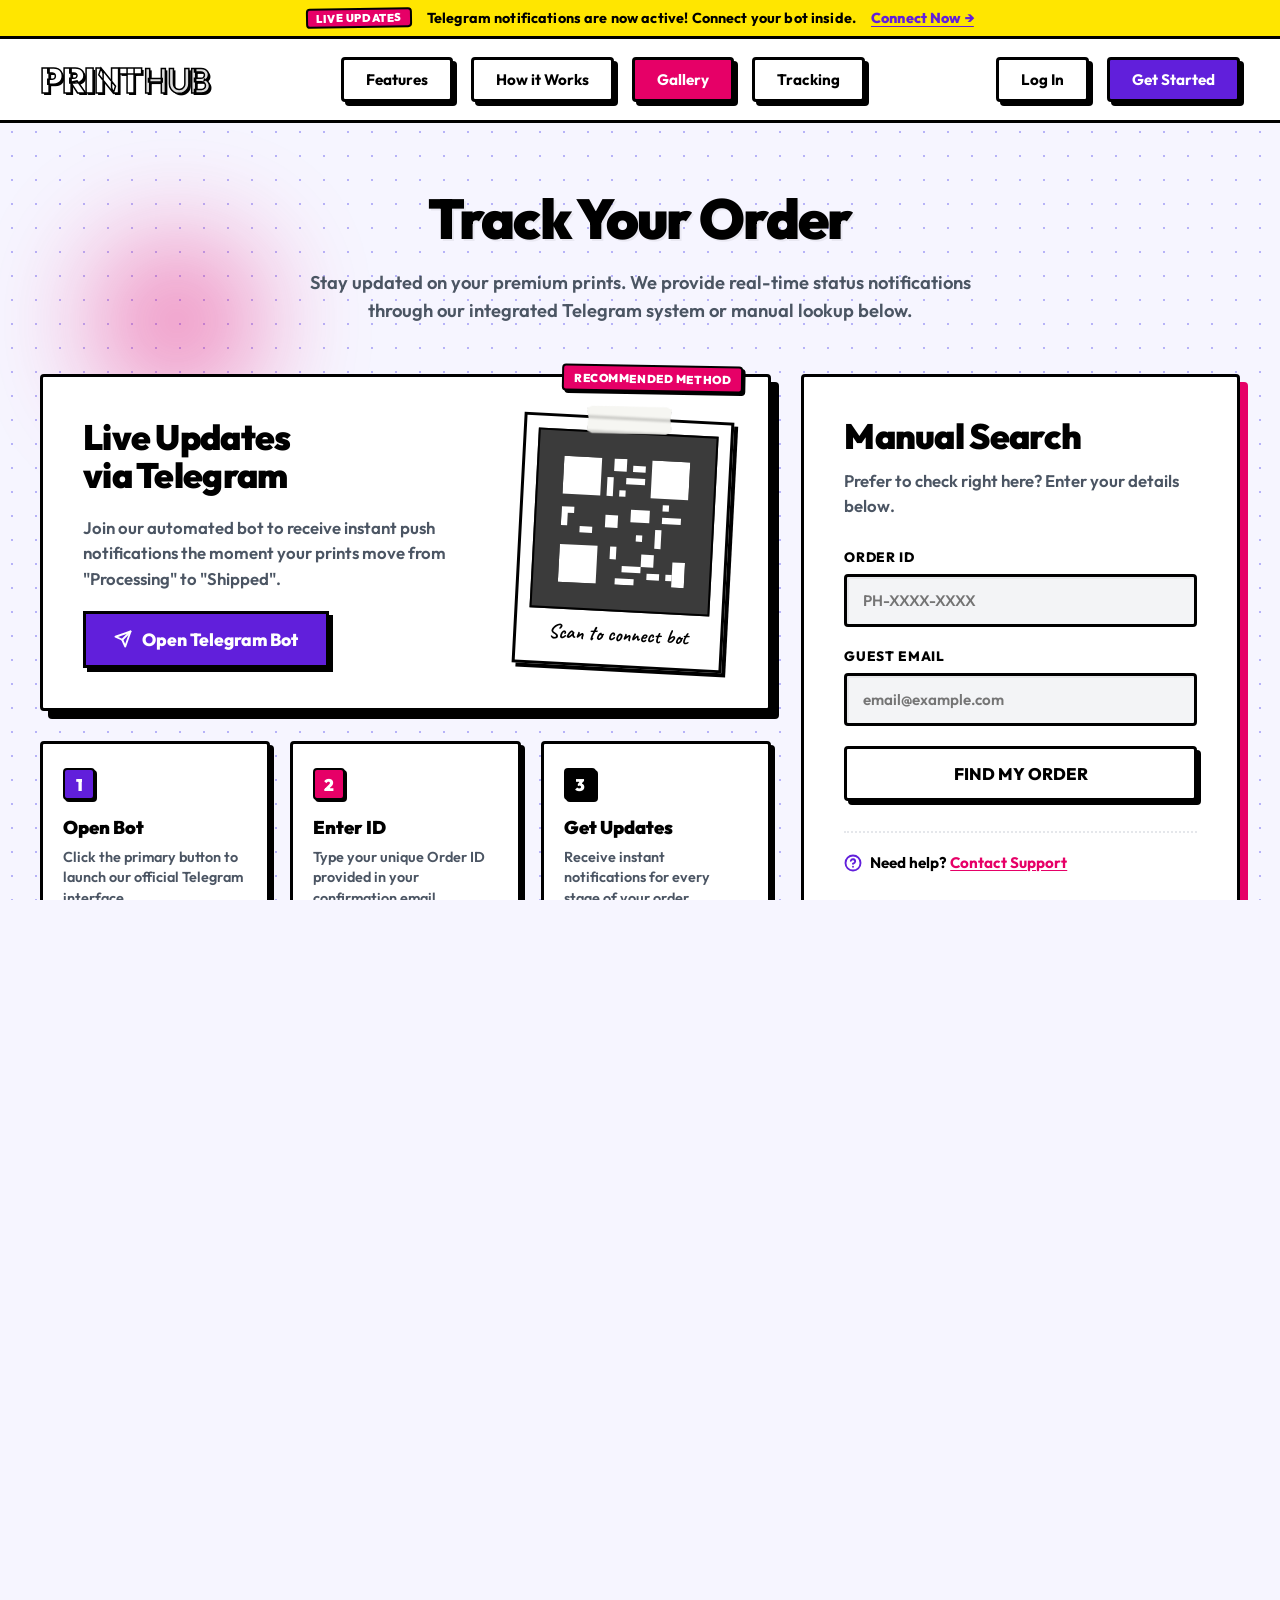
<file: pages/tracking.html>
<!DOCTYPE html>
<html lang="en">
<head>
    <meta charset="UTF-8">
    <meta name="viewport" content="width=device-width, initial-scale=1.0">
    <meta name="description" content="Track your custom polaroids and prints live. Stay updated on PrintHub packaging, processing, and shipping.">
    <title>PrintHub - Track Your Order</title>
    <link rel="stylesheet" href="../css/style.css">
</head>
<body>
    <!-- Main Outer Wrapper with Premium Purple Border -->
    <div class="page-wrapper">
        <!-- Sub Header Bar -->
        <div class="sub-header-bar">
            <span class="sub-header-tag">LIVE UPDATES</span>
            <span class="sub-header-text">Telegram notifications are now active! Connect your bot inside.</span>
            <a href="#open-bot-btn" class="sub-header-link">Connect Now &rarr;</a>
        </div>

        <!-- Background Grid & Glowing Blobs -->
        <div class="grid-overlay"></div>
        <div class="glow-blob blob-top-left"></div>
        <div class="glow-blob blob-bottom-right"></div>
        
        <!-- Floating tape strip on the left -->
        <div class="floating-tape-left"></div>

        <!-- Navigation Header -->
        <header class="main-header">
            <div class="header-container">
                <!-- Logo -->
                <a href="../index.html" class="logo">
                    <span class="logo-text">PRINT</span><span class="logo-subtext">HUB</span>
                </a>

                <!-- Nav Menu -->
                <nav class="nav-menu">
                    <a href="../index.html#features" class="nav-btn"><span>Features</span></a>
                    <a href="../index.html#how-it-works" class="nav-btn"><span>How it Works</span></a>
                    <a href="memories.html" class="nav-btn btn-pink"><span>Gallery</span></a>
                    <a href="tracking.html" class="nav-btn"><span>Tracking</span></a>
                </nav>

                <!-- Auth / CTA Actions -->
                <div class="auth-actions">
                    <a href="../index.html#login" class="nav-btn login-btn"><span>Log In</span></a>
                    <a href="checkout.html" class="nav-btn cta-btn"><span>Get Started</span></a>
                </div>
                
                <!-- Mobile Menu Toggle -->
                <button class="mobile-toggle" aria-label="Toggle Menu">
                    <span class="bar"></span>
                    <span class="bar"></span>
                    <span class="bar"></span>
                </button>
            </div>
        </header>

        <!-- Tracking Main Section -->
        <main class="tracking-section">
            <!-- Title Header -->
            <div class="tracking-header">
                <h1 class="tracking-main-title">Track Your Order</h1>
                <p class="tracking-subtitle">Stay updated on your premium prints. We provide real-time status notifications through our integrated Telegram system or manual lookup below.</p>
            </div>

            <!-- Two Column Grid -->
            <div class="tracking-grid">
                <!-- Left Column: Telegram and Instructions -->
                <div class="tracking-left-column">
                    <!-- Telegram Live Updates Card -->
                    <div class="telegram-card">
                        <span class="recommended-badge">RECOMMENDED METHOD</span>
                        
                        <div class="telegram-left">
                            <h2 class="telegram-card-title">Live Updates<br>via Telegram</h2>
                            <p class="telegram-card-desc">Join our automated bot to receive instant push notifications the moment your prints move from "Processing" to "Shipped".</p>
                            <a href="https://t.me/printhub_bot" target="_blank" class="telegram-btn" id="open-bot-btn">
                                <svg xmlns="http://www.w3.org/2000/svg" width="18" height="18" viewBox="0 0 24 24" fill="none" stroke="currentColor" stroke-width="2.5" stroke-linecap="round" stroke-linejoin="round">
                                    <line x1="22" y1="2" x2="11" y2="13"></line>
                                    <polygon points="22 2 15 22 11 13 2 9 22 2"></polygon>
                                </svg>
                                Open Telegram Bot
                            </a>
                        </div>

                        <!-- Polaroid QR Code representation -->
                        <div class="telegram-polaroid">
                            <div class="tape tape-top"></div>
                            <div class="qr-code-placeholder">
                                <svg class="qr-code-svg" viewBox="0 0 100 100" xmlns="http://www.w3.org/2000/svg">
                                    <path d="M0,0 h30 v30 h-30 z M10,10 h10 v10 h-10 z M70,0 h30 v30 h-30 z M80,10 h10 v10 h-10 z M0,70 h30 v30 h-30 z M10,80 h10 v10 h-10 z" />
                                    <path d="M40,0 h10 v10 h-10 z M50,15 h15 v5 h-15 z M45,25 h5 v5 h-5 z M35,45 h10 v10 h-10 z M55,40 h15 v10 h-15 z" />
                                    <path d="M0,40 h10 v5 h-5 v10 h-5 z M15,55 h10 v5 h-10 z M80,45 h15 v5 h-15 z M75,55 h5 v15 h-5 z M90,80 h10 v20 h-10 z" />
                                    <path d="M40,70 h5 v10 h-5 z M50,85 h15 v5 h-15 z M45,95 h15 v5 h-15 z M60,60 h5 v5 h-5 z M85,90 h5 v5 h-5 z" />
                                    <path d="M35,15 h5 v15 h-5 z M55,5 h10 v5 h-10 z M80,35 h5 v5 h-5 z M65,75 h10 v10 h-10 z M70,90 h10 v5 h-10 z" />
                                </svg>
                            </div>
                            <div class="polaroid-caption-sm">Scan to connect bot</div>
                        </div>
                    </div>

                    <!-- Steps Row -->
                    <div class="tracking-steps">
                        <div class="tracking-step-card">
                            <span class="step-card-num">1</span>
                            <h3 class="step-card-title">Open Bot</h3>
                            <p class="step-card-desc">Click the primary button to launch our official Telegram interface.</p>
                        </div>
                        <div class="tracking-step-card">
                            <span class="step-card-num pink">2</span>
                            <h3 class="step-card-title">Enter ID</h3>
                            <p class="step-card-desc">Type your unique Order ID provided in your confirmation email.</p>
                        </div>
                        <div class="tracking-step-card">
                            <span class="step-card-num dark">3</span>
                            <h3 class="step-card-title">Get Updates</h3>
                            <p class="step-card-desc">Receive instant notifications for every stage of your order lifecycle.</p>
                        </div>
                    </div>
                </div>

                <!-- Right Column: Manual Lookup -->
                <div class="manual-search-card">
                    <h2 class="manual-card-title">Manual Search</h2>
                    <p class="manual-card-desc">Prefer to check right here? Enter your details below.</p>
                    
                    <form class="search-form" id="order-lookup-form" onsubmit="return false;">
                        <div class="form-group">
                            <label for="order-id-input" class="form-label">Order ID</label>
                            <input type="text" id="order-id-input" class="form-input" placeholder="PH-XXXX-XXXX" required>
                        </div>
                        <div class="form-group">
                            <label for="email-input" class="form-label">Guest Email</label>
                            <input type="email" id="email-input" class="form-input" placeholder="email@example.com" required>
                        </div>
                        <button type="submit" class="find-order-btn" id="find-order-btn">Find My Order</button>
                    </form>

                    <div class="search-divider"></div>

                    <div class="support-link-wrapper">
                        <svg class="support-icon" xmlns="http://www.w3.org/2000/svg" width="18" height="18" viewBox="0 0 24 24" fill="none" stroke="currentColor" stroke-width="2.5" stroke-linecap="round" stroke-linejoin="round">
                            <circle cx="12" cy="12" r="10"></circle>
                            <path d="M9.09 9a3 3 0 0 1 5.83 1c0 2-3 3-3 3"></path>
                            <line x1="12" y1="17" x2="12.01" y2="17"></line>
                        </svg>
                        <span class="support-text">Need help? <a href="../index.html#support" class="support-link">Contact Support</a></span>
                    </div>
                </div>
            </div>

            <!-- Detailed Stage Card: Crafted with Precision (Shown when Quality Check is active) -->
            <div class="precision-card" id="precision-details-card">
                <div class="precision-overlay"></div>
                <div class="precision-content-left">
                    <div class="precision-badges">
                        <span class="precision-badge">In Quality Check</span>
                        <span class="precision-badge">Awaiting Courier</span>
                    </div>
                    <h2 class="precision-title">Crafted with Precision</h2>
                    <p class="precision-desc">Every print undergoes a rigorous 3-step quality verification before leaving our hub. We ensure color accuracy, paper integrity, and packaging security so your memories arrive exactly as you remember them.</p>
                </div>
                
                <div class="precision-content-right">
                    <div class="precision-polaroid">
                        <div class="precision-sticker">100%</div>
                        <div class="polaroid-image-wrapper">
                            <img src="../assets/precision_print.png" alt="High quality print preview" class="polaroid-img">
                        </div>
                    </div>
                </div>
            </div>

            <!-- Full Width Progress Card -->
            <div class="progress-card">
                <span class="progress-card-title">Order Progress Track</span>
                
                <div class="timeline-container">
                    <!-- Progress Bar line -->
                    <div class="timeline-line">
                        <div class="timeline-line-progress" id="timeline-progress-bar"></div>
                    </div>

                    <!-- 4 Steps -->
                    <div class="timeline-steps">
                        <!-- Step 1: Order Received -->
                        <div class="timeline-step" id="step-received">
                            <div class="step-icon-wrapper">
                                <svg class="check-svg" xmlns="http://www.w3.org/2000/svg" width="18" height="18" viewBox="0 0 24 24" fill="none" stroke="currentColor" stroke-width="3.5" stroke-linecap="round" stroke-linejoin="round">
                                    <polyline points="20 6 9 17 4 12"></polyline>
                                </svg>
                            </div>
                            <span class="step-title-text">Order Received</span>
                            <span class="step-date-text" id="date-received">Confirmed Oct 12</span>
                        </div>

                        <!-- Step 2: In the Darkroom -->
                        <div class="timeline-step" id="step-darkroom">
                            <div class="step-icon-wrapper">
                                <svg class="check-svg" xmlns="http://www.w3.org/2000/svg" width="18" height="18" viewBox="0 0 24 24" fill="none" stroke="currentColor" stroke-width="3.5" stroke-linecap="round" stroke-linejoin="round">
                                    <polyline points="20 6 9 17 4 12"></polyline>
                                </svg>
                            </div>
                            <span class="step-title-text">In the Darkroom</span>
                            <span class="step-date-text" id="date-darkroom">Processing Oct 13</span>
                        </div>

                        <!-- Step 3: Quality Check -->
                        <div class="timeline-step" id="step-quality">
                            <div class="step-icon-wrapper">
                                <svg class="current-svg" xmlns="http://www.w3.org/2000/svg" width="18" height="18" viewBox="0 0 24 24" fill="none" stroke="currentColor" stroke-width="3" stroke-linecap="round" stroke-linejoin="round">
                                    <circle cx="12" cy="12" r="10"></circle>
                                    <circle cx="12" cy="12" r="3"></circle>
                                    <line x1="12" y1="1" x2="12" y2="3"></line>
                                    <line x1="12" y1="21" x2="12" y2="23"></line>
                                    <line x1="1" y1="12" x2="3" y2="12"></line>
                                    <line x1="21" y1="12" x2="23" y2="12"></line>
                                </svg>
                            </div>
                            <span class="step-title-text">Quality Check</span>
                            <span class="step-date-text" id="date-quality">In Progress</span>
                        </div>

                        <!-- Step 4: Shipped -->
                        <div class="timeline-step" id="step-shipped">
                            <div class="step-icon-wrapper">
                                <svg class="pending-svg" xmlns="http://www.w3.org/2000/svg" width="18" height="18" viewBox="0 0 24 24" fill="none" stroke="currentColor" stroke-width="2.5" stroke-linecap="round" stroke-linejoin="round">
                                    <rect x="1" y="3" width="15" height="13"></rect>
                                    <polygon points="16 8 20 8 23 11 23 16 16 16 16 8"></polygon>
                                    <circle cx="5.5" cy="18.5" r="2.5"></circle>
                                    <circle cx="18.5" cy="18.5" r="2.5"></circle>
                                </svg>
                            </div>
                            <span class="step-title-text">Shipped</span>
                            <span class="step-date-text" id="date-shipped">Estimated Oct 15</span>
                        </div>
                    </div>
                </div>
            </div>
        </main>

        <!-- Footer Section -->
        <footer class="footer-section">
            <div class="footer-container">
                <!-- Column 1: Brand & Socials -->
                <div class="footer-col brand-col">
                    <h3 class="footer-logo">
                        <span class="logo-text">PRINT</span><span class="logo-subtext">HUB</span>
                    </h3>
                    <p class="footer-desc">
                        Turning digital snapshots into tactile darkroom magic. Real ink, heavy prints, shipped straight to your door.
                    </p>
                    <div class="footer-socials">
                        <a href="https://instagram.com" target="_blank" class="social-btn" aria-label="Instagram">
                            <svg xmlns="http://www.w3.org/2000/svg" width="20" height="20" viewBox="0 0 24 24" fill="none" stroke="currentColor" stroke-width="2.5" stroke-linecap="round" stroke-linejoin="round" class="social-icon">
                                <rect x="2" y="2" width="20" height="20" rx="5" ry="5"></rect>
                                <path d="M16 11.37A4 4 0 1 1 12.63 8 4 4 0 0 1 16 11.37z"></path>
                                <line x1="17.5" y1="6.5" x2="17.51" y2="6.5"></line>
                            </svg>
                        </a>
                        <a href="https://pinterest.com" target="_blank" class="social-btn" aria-label="Pinterest">
                            <svg xmlns="http://www.w3.org/2000/svg" width="20" height="20" viewBox="0 0 24 24" fill="none" stroke="currentColor" stroke-width="2.5" stroke-linecap="round" stroke-linejoin="round" class="social-icon">
                                <path d="M8 22c-.66 0-1.12-.55-1.12-1.2 0-.6.18-1.57.38-2.42L8.5 13.3c-.2-.42-.32-.97-.32-1.6 0-2.2 1.25-3.85 2.85-3.85 1.34 0 2 .9 2 2.2 0 1.34-.84 3.35-1.28 5.2-.37 1.57.77 2.85 2.3 2.85 2.76 0 4.9-2.9 4.9-7.1 0-3.7-2.67-6.3-6.5-6.3-4.4 0-7 3.3-7 6.74 0 1.33.5 2.76 1.15 3.54.12.15.14.28.1.44-.1.4-.35,1.5-.4,1.7-.06.26-.2.32-.47.2-1.78-.83-2.9-3.46-2.9-5.56C2.5 7.15 6 3 12.3 3c5 0 8.7 3.6 8.7 8.1 0 5-3.15 8.6-7.25 8.6-1.4 0-2.73-.74-3.18-1.6l-.87 3.3c-.3 1.15-1.15 2.6-1.7 3.5A10 10 0 0 0 8 22z"></path>
                            </svg>
                        </a>
                        <a href="https://twitter.com" target="_blank" class="social-btn" aria-label="Twitter">
                            <svg xmlns="http://www.w3.org/2000/svg" width="18" height="18" viewBox="0 0 24 24" fill="none" stroke="currentColor" stroke-width="2.5" stroke-linecap="round" stroke-linejoin="round" class="social-icon">
                                <path d="M4 4l11.733 16h4.267l-11.733 -16z"></path>
                                <path d="M4 20l6.768 -6.768m2.46 -2.46l6.772 -6.772"></path>
                            </svg>
                        </a>
                        <a href="https://discord.com" target="_blank" class="social-btn" aria-label="Discord">
                            <svg xmlns="http://www.w3.org/2000/svg" width="20" height="20" viewBox="0 0 24 24" fill="none" stroke="currentColor" stroke-width="2.5" stroke-linecap="round" stroke-linejoin="round" class="social-icon">
                                <path d="M18 8a6 6 0 0 0-12 0c0 3 2 6 6 6s6-3 6-6Z"></path>
                                <circle cx="9" cy="8" r="1"></circle>
                                <circle cx="15" cy="8" r="1"></circle>
                                <path d="M12 14c.5 1.5 1.5 3 3.5 3.5A9.7 9.7 0 0 1 12 18a9.7 9.7 0 0 1-3.5-.5C10.5 17 11.5 15.5 12 14Z"></path>
                            </svg>
                        </a>
                    </div>
                </div>

                <!-- Column 2: Shop Links -->
                <div class="footer-col links-col">
                    <h4 class="footer-col-title">SHOP</h4>
                    <ul class="footer-links-list">
                        <li><a href="checkout.html">Custom Polaroids</a></li>
                        <li><a href="memories.html">Creations Board</a></li>
                        <li><a href="../index.html#features">Features</a></li>
                        <li><a href="../index.html#how-it-works">How It Works</a></li>
                    </ul>
                </div>

                <!-- Column 3: Support Links -->
                <div class="footer-col links-col">
                    <h4 class="footer-col-title">SUPPORT</h4>
                    <ul class="footer-links-list">
                        <li><a href="tracking.html">Track Order</a></li>
                        <li><a href="../index.html#shipping">Shipping Info</a></li>
                        <li><a href="../index.html#faqs">FAQs / Help</a></li>
                        <li><a href="../index.html#support">Contact Support</a></li>
                    </ul>
                </div>

                <!-- Column 4: Newsletter -->
                <div class="footer-col newsletter-col">
                    <h4 class="footer-col-title">STAY RAD</h4>
                    <p class="newsletter-desc">Get developed news, printing tips, and early access alerts.</p>
                    <form class="footer-newsletter-form" onsubmit="event.preventDefault(); alert('Rad! You are subscribed.'); this.reset();">
                        <div class="newsletter-input-group">
                            <input type="email" placeholder="YOUR EMAIL" class="newsletter-input" required>
                            <button type="submit" class="newsletter-btn"><span>SUB</span></button>
                        </div>
                    </form>
                </div>
            </div>

            <!-- Bottom Copyright Bar -->
            <div class="footer-bottom-bar">
                <div class="footer-bottom-container">
                    <p class="copyright-text">
                        &copy; 2026 PRINTHUB INC. ALL RIGHTS RESERVED.
                    </p>
                    <div class="footer-legal-links">
                        <a href="index.html#privacy" class="legal-link">PRIVACY POLICY</a>
                        <a href="index.html#terms" class="legal-link">TERMS OF SERVICE</a>
                    </div>
                </div>
            </div>
        </footer>
    </div>

    <!-- Script links -->
    <script src="../js/tracking.js"></script>
</body>
</html>
</file>
<file: css/style.css>
@import url('https://fonts.googleapis.com/css2?family=Outfit:wght@400;500;700;800;900&family=Architects+Daughter&family=Caveat:wght@700&display=swap');

:root {
    --bg-color: #f6f5ff;
    --primary: #611fdb;
    --primary-hover: #4d14b8;
    --pink: #e60067;
    --pink-hover: #c90059;
    --blue: #0d6efd;
    --dark: #000000;
    --light: #ffffff;
    --tape-color: rgba(245, 245, 240, 0.82);
    --border-width: 3px;
    --border-radius-sm: 4px;

    /* Neobrutalist Shadow styles */
    --shadow-black: 4px 4px 0px 0px var(--dark);
    --shadow-black-lg: 8px 8px 0px 0px var(--dark);
    --shadow-pink: 12px 12px 0px 0px var(--pink);
    --shadow-blue: 12px 12px 0px 0px var(--blue);
}

/* Base Styles */
* {
    box-sizing: border-box;
    margin: 0;
    padding: 0;
}

html,
body {
    width: 100%;
    height: 100%;
    font-family: 'Outfit', sans-serif;
    background-color: var(--bg-color);
    overflow-x: hidden;
}

/* Page Wrapper with Purple Frame Border */
.page-wrapper {
    position: relative;
    width: 100%;
    min-height: 100vh;
    display: flex;
    flex-direction: column;
    overflow: hidden;
}

/* Background Grid Overlay */
.grid-overlay {
    position: absolute;
    top: 0;
    left: 0;
    right: 0;
    bottom: 0;
    background-image: radial-gradient(#a29df5 1.5px, transparent 1.5px);
    background-size: 24px 24px;
    opacity: 0.75;
    z-index: 1;
    pointer-events: none;
}

/* Glowing Background Blobs */
.glow-blob {
    position: absolute;
    border-radius: 50%;
    filter: blur(60px);
    opacity: 0.55;
    z-index: 2;
    pointer-events: none;
}

.blob-top-left {
    top: 12%;
    left: 8%;
    width: 150px;
    height: 150px;
    background-color: var(--pink);
}

.blob-bottom-right {
    bottom: 12%;
    right: 15%;
    width: 180px;
    height: 180px;
    background-color: var(--primary);
}

/* Floating Tape Left */
.floating-tape-left {
    position: absolute;
    top: 25%;
    left: 4%;
    width: 120px;
    height: 38px;
    background-color: var(--tape-color);
    backdrop-filter: blur(1px);
    box-shadow: 0 1px 3px rgba(0, 0, 0, 0.05);
    transform: rotate(-12deg);
    z-index: 2;
    clip-path: polygon(0% 12%, 8% 0%, 93% 2%, 100% 15%,
            97% 48%, 100% 88%, 91% 100%, 7% 98%,
            0% 85%, 3% 45%);
    border-left: 1.5px dashed rgba(0, 0, 0, 0.1);
    border-right: 1.5px dashed rgba(0, 0, 0, 0.1);
}

/* Coming Soon Screen Modal */
.coming-soon-modal {
    position: fixed;
    top: 0;
    left: 0;
    width: 100%;
    height: 100%;
    z-index: 999;
    display: flex;
    align-items: flex-start;
    justify-content: center;
    pointer-events: none;
    opacity: 0;
    visibility: hidden;
    transition: opacity 0.3s ease, visibility 0.3s ease;
    overflow-y: auto;
    padding: 20px 10px;
    box-sizing: border-box;
}

.coming-soon-modal.show {
    pointer-events: auto;
    opacity: 1;
    visibility: visible;
}

.modal-overlay {
    position: fixed;
    top: 0;
    left: 0;
    width: 100%;
    height: 100%;
    background-color: rgba(97, 31, 219, 0.4);
    /* purple tint overlay */
    backdrop-filter: blur(4px);
    transition: opacity 0.3s ease;
    z-index: 1;
}

.modal-card {
    position: relative;
    background-color: var(--light);
    border: var(--border-width) solid var(--dark);
    box-shadow: var(--shadow-black-lg);
    padding: 50px 40px;
    width: 90%;
    max-width: 480px;
    text-align: center;
    border-radius: var(--border-radius-sm);
    z-index: 1000;
    margin: 20px auto;
    transform: scale(0.8) rotate(-3deg);
    transition: transform 0.4s cubic-bezier(0.175, 0.885, 0.32, 1.275);
}

.coming-soon-modal.show .modal-card {
    transform: scale(1) rotate(0deg);
}

.modal-tag {
    background-color: var(--pink);
    color: var(--light);
    border: 2px solid var(--dark);
    border-radius: var(--border-radius-sm);
    padding: 4px 12px;
    font-size: 0.8rem;
    font-weight: 900;
    letter-spacing: 0.05em;
    box-shadow: 2px 2px 0px 0px var(--dark);
    transform: rotate(-1.5deg);
    display: inline-block;
    margin-bottom: 22px;
}

.modal-title {
    font-size: 2.2rem;
    font-weight: 900;
    letter-spacing: -0.02em;
    color: var(--dark);
    line-height: 1.1;
    margin-bottom: 18px;
}

.modal-text {
    font-size: 1.1rem;
    line-height: 1.5;
    color: #4b5563;
    font-weight: 600;
    margin-bottom: 30px;
}

.modal-btn {
    position: relative;
    display: inline-block;
    padding: 14px 32px;
    background-color: var(--primary);
    border: var(--border-width) solid var(--dark);
    border-radius: var(--border-radius-sm);
    color: var(--light);
    font-weight: 800;
    font-size: 1.1rem;
    text-decoration: none;
    box-shadow: var(--shadow-black);
    transition: all 0.15s cubic-bezier(0.175, 0.885, 0.32, 1.275);
    cursor: pointer;
}

.modal-btn span {
    position: relative;
    z-index: 2;
}

.modal-btn:hover {
    background-color: var(--primary-hover);
    transform: translate(-2px, -2px);
    box-shadow: 6px 6px 0px 0px var(--dark);
}

.modal-btn:active {
    transform: translate(2px, 2px);
    box-shadow: 2px 2px 0px 0px var(--dark);
}

.modal-close {
    position: absolute;
    right: 15px;
    top: 15px;
    background: transparent;
    border: none;
    cursor: pointer;
    color: var(--dark);
    display: flex;
    align-items: center;
    justify-content: center;
    padding: 6px;
    border-radius: 50%;
    transition: all 0.2s ease;
    z-index: 1001;
}

.modal-close:hover {
    background-color: rgba(0, 0, 0, 0.08);
    transform: rotate(90deg);
}

.modal-close:active {
    transform: scale(0.9);
}

@media (max-width: 480px) {
    .modal-card {
        padding: 40px 24px;
    }

    .modal-title {
        font-size: 1.8rem;
    }

    .modal-text {
        font-size: 1rem;
    }

    .modal-btn {
        padding: 12px 24px;
        font-size: 1rem;
    }
}

/* Sub Header Bar */
.sub-header-bar {
    width: 100%;
    background-color: #ffe600;
    /* Neon Yellow */
    border-bottom: var(--border-width) solid var(--dark);
    padding: 8px 40px;
    display: flex;
    align-items: center;
    justify-content: center;
    gap: 15px;
    font-weight: 700;
    color: var(--dark);
    font-size: 0.9rem;
    letter-spacing: 0.01em;
    z-index: 9;
    box-sizing: border-box;
}

.sub-header-tag {
    background-color: var(--pink);
    color: var(--light);
    border: 2px solid var(--dark);
    padding: 1px 8px;
    font-size: 0.7rem;
    font-weight: 900;
    letter-spacing: 0.05em;
    text-transform: uppercase;
    border-radius: var(--border-radius-sm);
    display: inline-block;
    transform: rotate(-1deg);
}

.sub-header-link {
    color: var(--primary);
    /* Bright Purple */
    text-decoration: underline;
    text-underline-offset: 3px;
    font-weight: 800;
    transition: all 0.15s ease;
}

.sub-header-link:hover {
    color: var(--primary-hover);
    opacity: 0.85;
}

@media (max-width: 768px) {
    .sub-header-bar {
        padding: 8px 20px;
        flex-direction: column;
        text-align: center;
        gap: 6px;
    }
}

/* Main Header */
.main-header {
    position: relative;
    width: 100%;
    background-color: var(--light);
    border-bottom: var(--border-width) solid var(--dark);
    z-index: 10;
}

.header-container {
    max-width: 1400px;
    margin: 0 auto;
    padding: 18px 40px;
    display: flex;
    align-items: center;
    justify-content: space-between;
}

/* Logo */
.logo {
    display: flex;
    align-items: center;
    text-decoration: none;
    font-family: 'Outfit', sans-serif;
    font-weight: 900;
    font-size: 2.2rem;
    letter-spacing: -0.04em;
    color: var(--light);
    -webkit-text-stroke: 1.5px var(--dark);
    text-shadow: 2px 2px 0px var(--dark);
    transition: transform 0.1s ease;
}

.logo:hover {
    transform: skewX(-3deg) scale(1.02);
}

.logo-subtext {
    margin-left: 2px;
    font-weight: 500;
    color: #dedede;
}

/* Nav Menu */
.nav-menu {
    display: flex;
    gap: 18px;
}

/* Neobrutalist Button Styling */
.nav-btn {
    position: relative;
    display: inline-block;
    padding: 10px 22px;
    background-color: var(--light);
    border: var(--border-width) solid var(--dark);
    border-radius: var(--border-radius-sm);
    color: var(--dark);
    font-weight: 700;
    font-size: 0.95rem;
    text-decoration: none;
    box-shadow: 4px 4px 0px 0px var(--dark);
    transition: all 0.15s cubic-bezier(0.175, 0.885, 0.32, 1.275);
    cursor: pointer;
    overflow: hidden;
}

.nav-btn span {
    position: relative;
    z-index: 2;
}

/* Active & Hover states */
.nav-btn:hover {
    transform: translate(-2px, -2px);
    box-shadow: 6px 6px 0px 0px var(--dark);
}

.nav-btn:active {
    transform: translate(2px, 2px);
    box-shadow: 2px 2px 0px 0px var(--dark);
}

/* Colored nav buttons */
.btn-pink {
    background-color: var(--pink);
    color: var(--light);
}

.btn-pink:hover {
    background-color: var(--pink-hover);
}

.login-btn {
    background-color: var(--light);
}

.cta-btn {
    background-color: var(--primary);
    color: var(--light);
}

.cta-btn:hover {
    background-color: var(--primary-hover);
}

.auth-actions {
    display: flex;
    gap: 18px;
}

/* Mobile Menu Toggle */
.mobile-toggle {
    display: none;
    flex-direction: column;
    justify-content: space-between;
    width: 30px;
    height: 21px;
    background: transparent;
    border: none;
    cursor: pointer;
    z-index: 100;
}

.mobile-toggle .bar {
    width: 100%;
    height: 3.5px;
    background-color: var(--dark);
    border-radius: 2px;
    transition: all 0.3s ease;
}

/* Hero Section */
.hero-section {
    position: relative;
    display: flex;
    align-items: center;
    justify-content: center;
    padding: 60px 40px;
    border-bottom: var(--border-width) solid var(--dark);
    z-index: 3;
}

.hero-container {
    max-width: 1280px;
    width: 100%;
    margin: 0 auto;
    display: grid;
    grid-template-columns: 1.1fr 0.9fr;
    gap: 60px;
    align-items: center;
}

/* Left Hero Card */
.hero-left-card {
    background-color: var(--light);
    border: var(--border-width) solid var(--dark);
    box-shadow: var(--shadow-black-lg);
    padding: 50px 45px;
    position: relative;
    transition: transform 0.2s ease;
}

.hero-left-card:hover {
    transform: translate(-2px, -2px);
    box-shadow: 10px 10px 0px 0px var(--dark);
}

.main-title {
    font-size: 4.2rem;
    font-weight: 300;
    line-height: 0.9;
    letter-spacing: -0.04em;
    color: var(--dark);
    margin-bottom: 25px;
}

.text-pink {
    color: var(--pink);
    position: relative;
    display: inline-block;
    transform: rotate(-3deg) translateY(2px);
    text-shadow: 1.5px 1.5px 0px var(--dark);
    font-weight: 600;
}

.subtitle-text {
    font-family: 'Architects Daughter', cursive;
    font-size: 1.45rem;
    font-weight: 700;
    line-height: 1.3;
    color: var(--dark);
    letter-spacing: 0.02em;
    margin-bottom: 35px;
    max-width: 480px;
    text-transform: uppercase;
}

/* Hero CTA Print Now Button */
.print-now-btn {
    font-family: 'Outfit', sans-serif;
    padding: 16px 36px;
    font-size: 1.3rem;
    font-weight: 800;
    color: var(--light);
    background-color: var(--primary);
    border: var(--border-width) solid var(--dark);
    box-shadow: var(--shadow-black);
    cursor: pointer;
    transition: all 0.15s cubic-bezier(0.175, 0.885, 0.32, 1.275);
}

.print-now-btn:hover {
    background-color: var(--primary-hover);
    transform: translate(-3px, -3px);
    box-shadow: 7px 7px 0px 0px var(--dark);
}

.print-now-btn:active {
    transform: translate(2px, 2px);
    box-shadow: 2px 2px 0px 0px var(--dark);
}

/* Right Polaroid Layout */
.hero-right-polaroids {
    position: relative;
    height: 480px;
    display: flex;
    justify-content: center;
    align-items: center;
}

/* Polaroid Card styling */
.polaroid-card {
    position: absolute;
    background-color: var(--light);
    border: var(--border-width) solid var(--dark);
    padding: 16px 16px 24px 16px;
    width: 290px;
    transition: all 0.3s cubic-bezier(0.175, 0.885, 0.32, 1.275);
    cursor: pointer;
}

.polaroid-inner {
    display: flex;
    flex-direction: column;
    align-items: center;
    width: 100%;
}

.polaroid-image-wrapper {
    width: 100%;
    aspect-ratio: 1 / 1;
    border: 2px solid var(--dark);
    overflow: hidden;
    background-color: #eee;
    position: relative;
}

.polaroid-img {
    width: 100%;
    height: 100%;
    object-fit: cover;
    display: block;
}

.polaroid-caption {
    font-family: 'Caveat', cursive;
    font-size: 1.85rem;
    color: var(--dark);
    margin-top: 14px;
    font-weight: 700;
    letter-spacing: -0.02em;
    text-align: center;
}

/* Polaroid 1 (Summer '24) specifics */
.polaroid-summer {
    top: 5%;
    right: 4%;
    transform: rotate(8deg);
    box-shadow: var(--shadow-pink);
    z-index: 5;
}

.polaroid-summer:hover {
    transform: rotate(4deg) scale(1.03) translate(-5px, -5px);
    box-shadow: 16px 16px 0px 0px var(--pink);
    z-index: 11;
}

/* Polaroid 2 (The Crew) specifics */
.polaroid-crew {
    bottom: 5%;
    left: 4%;
    transform: rotate(-9deg);
    box-shadow: var(--shadow-blue);
    z-index: 10;
}

.polaroid-crew .polaroid-img {
    filter: grayscale(100%) contrast(1.1);
}

.polaroid-crew:hover {
    transform: rotate(-4deg) scale(1.03) translate(-5px, -5px);
    box-shadow: 16px 16px 0px 0px var(--blue);
    z-index: 12;
}

/* Scotch Tape Elements */
.tape {
    position: absolute;
    width: 85px;
    height: 28px;
    background-color: var(--tape-color);
    backdrop-filter: blur(1px);
    box-shadow: 0 1px 3px rgba(0, 0, 0, 0.05);
    z-index: 15;
    pointer-events: none;
    clip-path: polygon(0% 10%, 6% 0%, 94% 2%, 100% 12%,
            98% 46%, 100% 88%, 93% 100%, 6% 98%,
            0% 88%, 2% 45%);
    border-left: 1.5px dashed rgba(0, 0, 0, 0.12);
    border-right: 1.5px dashed rgba(0, 0, 0, 0.12);
}

/* Tape positions */
.tape-top {
    top: -14px;
    left: 50%;
    transform: translateX(-50%) rotate(-2deg);
}

.tape-top-left {
    top: -12px;
    left: -12px;
    transform: rotate(-35deg);
}

.tape-bottom-right {
    bottom: -12px;
    right: -12px;
    transform: rotate(-40deg);
}


/* ==========================================================
   How It Works Section
   ========================================================== */
.how-it-works {
    position: relative;
    background-color: #e2e4e9;
    border-bottom: var(--border-width) solid var(--dark);
    padding: 60px 40px 80px 40px;
    z-index: 3;
    text-align: center;
}

.section-title {
    font-size: 2.5rem;
    font-weight: 900;
    letter-spacing: -0.02em;
    color: var(--dark);
    margin-bottom: 50px;
}

.steps-container {
    max-width: 1200px;
    margin: 0 auto;
    display: flex;
    justify-content: center;
    gap: 40px;
    flex-wrap: wrap;
}

/* Step Cards */
.step-card {
    position: relative;
    background-color: var(--light);
    border: var(--border-width) solid var(--dark);
    box-shadow: var(--shadow-black-lg);
    padding: 40px 30px;
    width: 330px;
    border-radius: var(--border-radius-sm);
    display: flex;
    flex-direction: column;
    align-items: flex-start;
    text-align: left;
    transition: all 0.25s cubic-bezier(0.175, 0.885, 0.32, 1.275);
}

.step-card:hover {
    transform: scale(1.02) translate(-4px, -4px);
    box-shadow: 12px 12px 0px 0px var(--dark);
}

.card-tilt-left {
    transform: rotate(-1.5deg);
}

.card-tilt-right {
    transform: rotate(2deg);
}

/* Overlapping Badge */
.step-number {
    position: absolute;
    top: -22px;
    left: -22px;
    width: 44px;
    height: 44px;
    background-color: #2b1263;
    /* Dark purple */
    border: var(--border-width) solid var(--dark);
    color: var(--light);
    font-size: 1.35rem;
    font-weight: 800;
    border-radius: 50%;
    display: flex;
    align-items: center;
    justify-content: center;
    box-shadow: 2px 2px 0px 0px var(--dark);
    z-index: 10;
}

.step-icon {
    margin-bottom: 20px;
    display: flex;
    align-items: center;
    justify-content: center;
}

.step-title {
    font-size: 1.6rem;
    font-weight: 800;
    color: var(--dark);
    margin-bottom: 12px;
}

.step-desc {
    font-size: 1.05rem;
    line-height: 1.45;
    color: var(--dark);
    font-weight: 500;
}

/* Step 2 (Pink Background) Specifics */
.step-pink {
    background-color: var(--pink);
    color: var(--light);
}

.step-pink .step-title,
.step-pink .step-desc {
    color: var(--light);
}

.step-pink .step-icon svg {
    stroke: var(--dark);
}


/* ==========================================================
   Make It Personal Section
   ========================================================== */
.personal-section {
    position: relative;
    padding: 80px 40px;
    border-bottom: var(--border-width) solid var(--dark);
    z-index: 3;
}

.personal-container {
    max-width: 1200px;
    margin: 0 auto;
    display: grid;
    grid-template-columns: 1fr 1.1fr;
    gap: 80px;
    align-items: center;
}

/* Left Column: Polaroid Stack styling */
.personal-left {
    display: flex;
    justify-content: center;
    align-items: center;
    height: 440px;
}

.polaroid-stack-container {
    position: relative;
    width: 300px;
    height: 370px;
}

/* Shared Stack Card Styles */
.stack-back-card-red,
.stack-back-card-purple,
.stack-front-card {
    position: absolute;
    width: 100%;
    height: 100%;
    background-color: var(--light);
    border: var(--border-width) solid var(--dark);
    padding: 16px;
    cursor: pointer;
    transition: all 0.4s cubic-bezier(0.175, 0.885, 0.32, 1.275);
}

/* Back Card 2 (Red border stack) */
.stack-back-card-red {
    top: 5px;
    left: 5px;
    transform: rotate(-10deg) translate(-10px, 12px);
    box-shadow: 6px 6px 0 0 var(--pink);
    z-index: 2;
}

/* Back Card 1 (Purple border stack) */
.stack-back-card-purple {
    top: 0;
    left: 0;
    transform: rotate(-4deg) translate(-8px, 2px);
    box-shadow: 6px 6px 0 0 var(--primary);
    z-index: 3;
}

/* Front Card (Spotify Link Polaroid) */
.stack-front-card {
    top: 0;
    left: 0;
    box-shadow: var(--shadow-black-lg);
    transform: rotate(5deg) translate(8px, -5px);
    z-index: 4;
}

/* Polaroid Stack Fan Out states (Hover & Click/Mobile Active) */
.polaroid-stack-container:hover .stack-back-card-red,
.polaroid-stack-container.fanned .stack-back-card-red {
    transform: rotate(-22deg) translate(-120px, 15px);
    z-index: 5;
}

.polaroid-stack-container:hover .stack-back-card-purple,
.polaroid-stack-container.fanned .stack-back-card-purple {
    transform: rotate(-5deg) translate(-15px, -35px);
    z-index: 6;
}

.polaroid-stack-container:hover .stack-front-card,
.polaroid-stack-container.fanned .stack-front-card {
    transform: rotate(15deg) translate(110px, -5px);
    box-shadow: 12px 12px 0 0 var(--dark);
    z-index: 7;
}

.music-artwork-wrapper {
    width: 100%;
    aspect-ratio: 1.12 / 1;
    border: 2px solid var(--dark);
    overflow: hidden;
    position: relative;
}

/* Retro striped teal background */
.teal-gradient-pattern {
    width: 100%;
    height: 100%;
    background: linear-gradient(135deg, #7ee8fa 0%, #80f3b9 100%);
    background-image: repeating-linear-gradient(45deg,
            rgba(0, 0, 0, 0.05),
            rgba(0, 0, 0, 0.05) 4px,
            transparent 4px,
            transparent 8px), linear-gradient(135deg, #7ee8fa 0%, #80f3b9 100%);
}

.personal-caption {
    font-family: 'Caveat', cursive;
    font-size: 1.8rem;
    color: var(--dark);
    margin-top: 10px;
    font-weight: 700;
    text-align: center;
    display: flex;
    align-items: center;
    justify-content: center;
    gap: 8px;
}

.heart-icon {
    display: flex;
    align-items: center;
}

/* Spotify Scan bar */
.spotify-scan-bar {
    margin-top: 12px;
    width: 100%;
    background-color: #e5e7eb;
    border: 2px solid var(--dark);
    padding: 8px 12px;
    display: flex;
    align-items: center;
    gap: 8px;
    font-weight: 700;
    font-size: 0.85rem;
    color: var(--dark);
    box-shadow: 2px 2px 0 0 var(--dark);
}

.music-list-icon {
    flex-shrink: 0;
}

.scan-text {
    white-space: nowrap;
    overflow: hidden;
    text-overflow: ellipsis;
}


/* Right Column: Info Card */
.personal-info-card {
    background-color: var(--light);
    border: var(--border-width) solid var(--dark);
    box-shadow: var(--shadow-black-lg);
    padding: 50px 45px;
    position: relative;
    border-radius: var(--border-radius-sm);
}

.personal-title {
    font-size: 2.6rem;
    font-weight: 900;
    letter-spacing: -0.03em;
    color: var(--dark);
    margin-bottom: 20px;
}

/* Pink Highlight Box */
.highlight-pink {
    background-color: #e60067;
    /* Neon Pink */
    border: 2.5px solid var(--dark);
    display: inline-block;
    padding: 2px 14px;
    transform: rotate(-1.5deg);
    color: var(--light);
    margin-left: 4px;
    box-shadow: 2px 2px 0 0 var(--dark);
}

.personal-subtitle {
    font-size: 1.15rem;
    line-height: 1.5;
    color: #4b5563;
    /* Gray text */
    font-weight: 600;
    margin-bottom: 40px;
}

/* Features List layout */
.features-list {
    display: flex;
    flex-direction: column;
    gap: 28px;
}

.feature-item {
    display: flex;
    align-items: flex-start;
    gap: 20px;
}

.feature-icon-box {
    flex-shrink: 0;
    width: 44px;
    height: 44px;
    display: flex;
    align-items: center;
    justify-content: center;
}

.feature-text h3 {
    font-size: 1.25rem;
    font-weight: 800;
    color: var(--dark);
    margin-bottom: 6px;
}

.feature-text p {
    font-size: 1rem;
    line-height: 1.45;
    color: #4b5563;
    font-weight: 500;
}


/* ==========================================================
   Track It Live Section
   ========================================================== */
.track-live {
    position: relative;
    background-color: var(--blue);
    border-bottom: var(--border-width) solid var(--dark);
    padding: 80px 40px;
    z-index: 3;
}

.track-live-container {
    max-width: 1200px;
    margin: 0 auto;
    display: grid;
    grid-template-columns: 1.1fr 0.9fr;
    gap: 60px;
    align-items: center;
}

/* Left side Card */
.track-card {
    background-color: var(--light);
    border: var(--border-width) solid var(--dark);
    box-shadow: var(--shadow-black-lg);
    padding: 50px 45px;
    position: relative;
}

.track-title {
    font-size: 3rem;
    font-weight: 900;
    letter-spacing: -0.04em;
    color: var(--dark);
    margin-bottom: 20px;
}

.track-title .text-purple {
    color: var(--primary);
}

.track-desc {
    font-size: 1.25rem;
    line-height: 1.45;
    color: var(--dark);
    font-weight: 600;
    margin-bottom: 35px;
}

/* Connect Bot Button */
.connect-bot-btn {
    font-family: 'Outfit', sans-serif;
    display: inline-flex;
    align-items: center;
    gap: 10px;
    padding: 16px 32px;
    font-size: 1.2rem;
    font-weight: 800;
    color: var(--light);
    background-color: #1a1a1a;
    border: var(--border-width) solid var(--dark);
    box-shadow: 4px 4px 0 0 var(--dark);
    cursor: pointer;
    transition: all 0.15s cubic-bezier(0.175, 0.885, 0.32, 1.275);
}

.connect-bot-btn:hover {
    background-color: var(--dark);
    transform: translate(-3px, -3px);
    box-shadow: 7px 7px 0px 0px var(--dark);
}

.connect-bot-btn:active {
    transform: translate(2px, 2px);
    box-shadow: 2px 2px 0px 0px var(--dark);
}

.bot-icon {
    stroke: var(--light);
}

/* Right side Telegram mockup */
.track-live-right {
    display: flex;
    justify-content: center;
    align-items: center;
}

.telegram-chat-card {
    background-color: #f3f4f6;
    border: var(--border-width) solid var(--dark);
    box-shadow: var(--shadow-black-lg);
    padding: 24px;
    width: 100%;
    max-width: 420px;
    transform: rotate(-3deg);
    transition: all 0.3s cubic-bezier(0.175, 0.885, 0.32, 1.275);
}

.telegram-chat-card:hover {
    transform: rotate(-1deg) scale(1.02) translate(-3px, -3px);
    box-shadow: 12px 12px 0px 0px var(--dark);
}

/* Header */
.chat-header {
    display: flex;
    align-items: center;
    gap: 14px;
}

.bot-avatar {
    width: 44px;
    height: 44px;
    background-color: var(--primary);
    border: 2px solid var(--dark);
    border-radius: 50%;
    display: flex;
    align-items: center;
    justify-content: center;
    box-shadow: 2px 2px 0px 0px var(--dark);
}

.bot-details {
    display: flex;
    flex-direction: column;
}

.bot-name {
    font-weight: 800;
    font-size: 1.15rem;
    color: var(--dark);
}

.bot-status {
    color: #10b981;
    /* Telegram green online */
    font-weight: 700;
    font-size: 0.85rem;
}

.chat-divider {
    height: 2px;
    background-color: var(--dark);
    margin: 16px -24px;
}

/* Thread list */
.chat-thread {
    display: flex;
    flex-direction: column;
    gap: 16px;
}

.chat-msg {
    max-width: 85%;
    border: 2px solid var(--dark);
    box-shadow: 3px 3px 0px 0px var(--dark);
    padding: 12px 16px;
    position: relative;
    opacity: 0;
    transform: translateY(15px);
    transition: opacity 0.4s cubic-bezier(0.175, 0.885, 0.32, 1.275), transform 0.4s cubic-bezier(0.175, 0.885, 0.32, 1.275), box-shadow 0.15s ease;
}

.chat-msg.revealed {
    opacity: 1;
    transform: translateY(0);
}

.msg-content {
    font-size: 0.95rem;
    font-weight: 700;
    color: var(--dark);
    line-height: 1.35;
}

.msg-time {
    font-size: 0.72rem;
    color: #6b7280;
    font-weight: 700;
    margin-top: 6px;
    display: block;
    text-align: right;
}

/* Left (Received) message bubble */
.msg-received {
    align-self: flex-start;
    background-color: var(--light);
    border-radius: 10px 10px 10px 0px;
}

/* Right (Sent) message bubble */
.msg-sent {
    align-self: flex-end;
    background-color: #ebd7ff;
    /* Very soft purple background */
    border-radius: 10px 10px 0px 10px;
}


/* ==========================================================
   Testimonial Section
   ========================================================== */
.testimonial-section {
    position: relative;
    padding: 100px 40px;
    z-index: 3;
    display: flex;
    justify-content: center;
    align-items: center;
}

.testimonial-container {
    max-width: 1200px;
    width: 100%;
}

.testimonial-card {
    position: relative;
    background-color: var(--light);
    border: var(--border-width) solid var(--dark);
    box-shadow: var(--shadow-black-lg);
    padding: 60px 70px 50px 70px;
    max-width: 900px;
    margin: 0 auto;
    border-radius: var(--border-radius-sm);
    transition: transform 0.25s ease;
}

.testimonial-card:hover {
    transform: translate(-3px, -3px);
    box-shadow: 12px 12px 0px 0px var(--dark);
}

.quote-icon-container {
    position: absolute;
    top: 25px;
    left: 35px;
    pointer-events: none;
    z-index: 1;
}

.testimonial-quote {
    font-family: 'Architects Daughter', cursive;
    font-size: 1.7rem;
    font-weight: 700;
    line-height: 1.4;
    color: var(--dark);
    text-transform: uppercase;
    text-align: left;
    position: relative;
    z-index: 2;
    margin-bottom: 35px;
    padding-left: 20px;
    letter-spacing: 0.01em;
}

/* User profile wrapper */
.profile-block {
    display: flex;
    flex-direction: column;
    align-items: center;
    justify-content: center;
    gap: 12px;
    position: relative;
    z-index: 2;
}

.profile-avatar {
    width: 68px;
    height: 68px;
    border-radius: 50%;
    border: var(--border-width) solid var(--dark);
    box-shadow: 3px 3px 0 0 var(--dark);
    object-fit: cover;
}

.profile-info {
    text-align: center;
}

.profile-name {
    font-size: 1.2rem;
    font-weight: 900;
    color: var(--dark);
    margin-bottom: 2px;
}

.profile-location {
    font-size: 0.85rem;
    color: #5b6271;
    font-weight: 700;
}


/* ==========================================================
   Footer Section (Premium Neobrutalist Redesign)
   ========================================================== */
.footer-section {
    position: relative;
    border-top: var(--border-width) solid var(--dark);
    background-color: var(--light);
    padding: 80px 40px 0 40px;
    z-index: 3;
}

.footer-container {
    max-width: 1200px;
    margin: 0 auto;
    display: grid;
    grid-template-columns: 1.2fr 0.8fr 0.8fr 1.2fr;
    gap: 50px;
    padding-bottom: 60px;
}

.footer-col {
    display: flex;
    flex-direction: column;
    align-items: flex-start;
}

.footer-col-title {
    font-size: 1.1rem;
    font-weight: 900;
    color: var(--dark);
    margin-bottom: 22px;
    letter-spacing: 0.05em;
}

.footer-logo {
    display: flex;
    align-items: center;
    font-family: 'Outfit', sans-serif;
    font-weight: 900;
    font-size: 2.2rem;
    letter-spacing: -0.04em;
    color: var(--primary);
    margin-bottom: 18px;
}

.footer-desc {
    font-size: 0.95rem;
    line-height: 1.5;
    color: #4b5563;
    font-weight: 600;
    margin-bottom: 22px;
    text-align: left;
}

.footer-socials {
    display: flex;
    gap: 10px;
}

.social-btn {
    width: 38px;
    height: 38px;
    background-color: var(--light);
    border: 2px solid var(--dark);
    border-radius: var(--border-radius-sm);
    color: var(--dark);
    display: flex;
    align-items: center;
    justify-content: center;
    font-size: 0.75rem;
    font-weight: 900;
    text-decoration: none;
    box-shadow: 2px 2px 0 0 var(--dark);
    transition: all 0.1s ease;
    cursor: pointer;
}

.social-btn:hover {
    transform: translate(-1px, -1px);
    box-shadow: 3px 3px 0 0 var(--dark);
    background-color: var(--pink);
    color: var(--light);
}

.social-btn:active {
    transform: translate(1px, 1px);
    box-shadow: 1px 1px 0 0 var(--dark);
}

.footer-links-list {
    list-style: none;
    padding: 0;
    margin: 0;
    display: flex;
    flex-direction: column;
    gap: 12px;
}

.footer-links-list a {
    color: #4b5563;
    font-size: 0.95rem;
    font-weight: 700;
    text-decoration: none;
    transition: all 0.15s ease;
}

.footer-links-list a:hover {
    color: var(--primary);
    padding-left: 3px;
}

.newsletter-desc {
    font-size: 0.95rem;
    line-height: 1.5;
    color: #4b5563;
    font-weight: 600;
    margin-bottom: 18px;
    text-align: left;
}

.footer-newsletter-form {
    width: 100%;
}

.newsletter-input-group {
    display: flex;
    width: 100%;
    max-width: 300px;
    box-shadow: var(--shadow-black);
    border-radius: var(--border-radius-sm);
}

.newsletter-input {
    flex: 1;
    border: var(--border-width) solid var(--dark);
    border-right: none;
    border-radius: var(--border-radius-sm) 0 0 var(--border-radius-sm);
    padding: 10px 14px;
    font-family: inherit;
    font-size: 0.85rem;
    font-weight: 800;
    background-color: var(--light);
    outline: none;
    color: var(--dark);
}

.newsletter-btn {
    padding: 10px 16px;
    border: var(--border-width) solid var(--dark);
    border-radius: 0 var(--border-radius-sm) var(--border-radius-sm) 0;
    background-color: var(--primary);
    color: var(--light);
    font-weight: 900;
    font-size: 0.85rem;
    cursor: pointer;
    transition: background-color 0.1s ease;
}

.newsletter-btn:hover {
    background-color: var(--primary-hover);
}

.footer-bottom-bar {
    border-top: var(--border-width) solid var(--dark);
    background-color: #f3f4f6;
    margin-left: -40px;
    margin-right: -40px;
    padding: 24px 40px;
}

.footer-bottom-container {
    max-width: 1200px;
    margin: 0 auto;
    display: flex;
    justify-content: space-between;
    align-items: center;
}

.copyright-text {
    font-size: 0.85rem;
    font-weight: 900;
    color: var(--dark);
}

.footer-legal-links {
    display: flex;
    gap: 20px;
}

.legal-link {
    font-size: 0.8rem;
    font-weight: 900;
    color: var(--dark);
    text-decoration: underline;
    text-underline-offset: 3px;
    transition: color 0.15s ease;
}

.legal-link:hover {
    color: var(--pink);
}


/* ==========================================================
   Responsive Styles (Updates)
   ========================================================== */
@media (max-width: 1024px) {
    .hero-container {
        grid-template-columns: 1fr;
        gap: 80px;
        text-align: center;
    }

    .hero-left-card {
        padding: 40px 30px;
    }

    .main-title {
        font-size: 3.2rem;
    }

    .subtitle-text {
        margin-left: auto;
        margin-right: auto;
        font-size: 1.3rem;
    }

    .hero-right-polaroids {
        height: 400px;
        max-width: 600px;
        margin: 0 auto;
        width: 100%;
    }

    .polaroid-card {
        width: 250px;
    }

    .blob-top-left {
        top: 25%;
    }

    /* Personal section responsive */
    .personal-container {
        grid-template-columns: 1fr;
        gap: 60px;
    }

    .personal-left {
        height: 380px;
    }

    .polaroid-stack-container {
        width: 260px;
        height: 320px;
    }

    .stack-back-card-red,
    .stack-back-card-purple {
        width: 100%;
        height: 100%;
    }

    /* Fanned states for mobile to prevent overflow/clipping */
    .polaroid-stack-container:hover .stack-back-card-red,
    .polaroid-stack-container.fanned .stack-back-card-red {
        transform: rotate(-15deg) translate(-65px, 10px) scale(0.95);
    }

    .polaroid-stack-container:hover .stack-back-card-purple,
    .polaroid-stack-container.fanned .stack-back-card-purple {
        transform: rotate(-4deg) translate(-10px, -25px) scale(0.95);
    }

    .polaroid-stack-container:hover .stack-front-card,
    .polaroid-stack-container.fanned .stack-front-card {
        transform: rotate(10deg) translate(60px, -5px) scale(0.95);
        box-shadow: 12px 12px 0 0 var(--dark);
    }

    .personal-info-card {
        padding: 40px 30px;
    }

    /* Tracking section responsive */
    .track-live-container {
        grid-template-columns: 1fr;
        gap: 60px;
    }

    .telegram-chat-card {
        max-width: 100%;
        width: 100%;
    }

    /* Testimonial responsive */
    .testimonial-card {
        padding: 50px 40px 40px 40px;
    }

    .testimonial-quote {
        font-size: 1.4rem;
        padding-left: 10px;
    }

    /* Footer responsive */
    .footer-container {
        grid-template-columns: 1fr 1fr;
        gap: 40px;
    }
}

@media (max-width: 768px) {
    .page-wrapper {
        border-width: 5px;
    }

    .header-container {
        padding: 15px 20px;
    }

    /* Mobile Nav */
    .mobile-toggle {
        display: flex;
    }

    .nav-menu {
        position: fixed;
        top: 74px;
        left: -100%;
        width: 100%;
        height: calc(100vh - 74px);
        background-color: var(--light);
        flex-direction: column;
        align-items: center;
        justify-content: center;
        gap: 30px;
        transition: left 0.3s ease;
        border-top: var(--border-width) solid var(--dark);
        z-index: 90;
    }

    .nav-menu.active {
        left: 0;
    }

    .auth-actions {
        display: none;
    }

    .nav-btn {
        width: 80%;
        text-align: center;
        font-size: 1.1rem;
    }

    .hero-section {
        padding: 40px 20px;
    }

    .main-title {
        font-size: 2.5rem;
    }

    .subtitle-text {
        font-size: 1.15rem;
    }

    .hero-right-polaroids {
        height: 350px;
    }

    .polaroid-card {
        width: 200px;
        padding: 12px 12px 18px 12px;
    }

    .polaroid-caption {
        font-size: 1.4rem;
        margin-top: 8px;
    }

    .tape {
        width: 70px;
        height: 22px;
    }

    .floating-tape-left {
        display: none;
    }

    /* Step cards mobile spacing */
    .how-it-works {
        padding: 50px 20px;
    }

    .steps-container {
        gap: 50px;
    }

    .step-card {
        width: 100%;
        max-width: 340px;
    }

    /* Personal mobile styling */
    .personal-section {
        padding: 50px 20px;
    }

    .personal-title {
        font-size: 2rem;
    }

    /* Tracking section mobile */
    .track-live {
        padding: 50px 20px;
    }

    .track-title {
        font-size: 2.2rem;
    }

    .track-card {
        padding: 40px 24px;
    }

    /* Testimonial mobile */
    .testimonial-section {
        padding: 60px 20px;
    }

    .testimonial-card {
        padding: 45px 24px 35px 24px;
    }

    .quote-icon-container {
        top: 20px;
        left: 20px;
    }

    .testimonial-quote {
        font-size: 1.2rem;
        margin-bottom: 25px;
        padding-left: 0;
    }

    /* Footer mobile */
    .footer-section {
        padding: 60px 20px 0 20px;
    }

    .footer-bottom-bar {
        margin-left: -20px;
        margin-right: -20px;
        padding: 24px 20px;
    }
}

@media (max-width: 480px) {
    .main-title {
        font-size: 2.2rem;
    }

    .hero-right-polaroids {
        height: 300px;
    }

    .polaroid-card {
        width: 170px;
    }

    .polaroid-caption {
        font-size: 1.25rem;
    }
}

/* ==========================================================
   Order Tracking Page Styles
   ========================================================== */

.tracking-section {
    position: relative;
    padding: 60px 40px;
    z-index: 3;
    display: flex;
    flex-direction: column;
    gap: 40px;
    max-width: 1320px;
    margin: 0 auto;
    width: 100%;
}

.tracking-header {
    text-align: center;
    max-width: 700px;
    margin: 0 auto 10px auto;
}

.tracking-main-title {
    font-size: 3.5rem;
    font-weight: 900;
    letter-spacing: -0.03em;
    color: var(--dark);
    margin-bottom: 15px;
    text-shadow: 2px 2px 0px rgba(0, 0, 0, 0.05);
}

.tracking-subtitle {
    font-size: 1.15rem;
    line-height: 1.5;
    color: #4b5563;
    font-weight: 600;
}

.tracking-grid {
    display: grid;
    grid-template-columns: 1.25fr 0.75fr;
    gap: 30px;
    align-items: stretch;
}

/* Telegram live updates card styles */
.telegram-card {
    background-color: var(--light);
    border: var(--border-width) solid var(--dark);
    box-shadow: var(--shadow-black-lg);
    padding: 40px;
    position: relative;
    border-radius: var(--border-radius-sm);
    display: flex;
    justify-content: space-between;
    gap: 30px;
    align-items: center;
}

.telegram-left {
    flex: 1;
    display: flex;
    flex-direction: column;
    gap: 20px;
    align-items: flex-start;
}

.telegram-card-title {
    font-size: 2.2rem;
    font-weight: 900;
    letter-spacing: -0.02em;
    color: var(--dark);
    line-height: 1.1;
}

.telegram-card-desc {
    font-size: 1.05rem;
    line-height: 1.5;
    color: #4b5563;
    font-weight: 600;
}

.telegram-btn {
    font-family: 'Outfit', sans-serif;
    display: inline-flex;
    align-items: center;
    gap: 10px;
    padding: 14px 28px;
    font-size: 1.1rem;
    font-weight: 800;
    color: var(--light);
    background-color: var(--primary);
    border: var(--border-width) solid var(--dark);
    box-shadow: 4px 4px 0 0 var(--dark);
    cursor: pointer;
    text-decoration: none;
    transition: all 0.15s cubic-bezier(0.175, 0.885, 0.32, 1.275);
}

.telegram-btn:hover {
    background-color: var(--primary-hover);
    transform: translate(-2px, -2px);
    box-shadow: 6px 6px 0 0 var(--dark);
}

.telegram-btn:active {
    transform: translate(2px, 2px);
    box-shadow: 2px 2px 0 0 var(--dark);
}

.recommended-badge {
    position: absolute;
    top: -12px;
    right: 25px;
    background-color: var(--pink);
    color: var(--light);
    border: 2px solid var(--dark);
    border-radius: var(--border-radius-sm);
    padding: 4px 10px;
    font-size: 0.72rem;
    font-weight: 900;
    letter-spacing: 0.05em;
    box-shadow: 2.5px 2.5px 0px 0px var(--dark);
    transform: rotate(1deg);
    z-index: 10;
}

.telegram-polaroid {
    width: 210px;
    background-color: var(--light);
    border: var(--border-width) solid var(--dark);
    padding: 12px 12px 18px 12px;
    box-shadow: var(--shadow-black);
    transform: rotate(3deg);
    flex-shrink: 0;
    text-align: center;
}

.qr-code-placeholder {
    width: 100%;
    aspect-ratio: 1 / 1;
    background-color: #3b3b3b;
    border: 2px solid var(--dark);
    display: flex;
    align-items: center;
    justify-content: center;
    padding: 25px;
}

.qr-code-svg {
    width: 100%;
    height: 100%;
    fill: var(--light);
}

.polaroid-caption-sm {
    font-family: 'Caveat', cursive;
    font-size: 1.25rem;
    color: var(--dark);
    margin-top: 10px;
    font-weight: 700;
}

/* Tracking Step Instructions Row */
.tracking-steps {
    display: grid;
    grid-template-columns: repeat(3, 1fr);
    gap: 20px;
    margin-top: 30px;
}

.tracking-step-card {
    position: relative;
    background-color: var(--light);
    border: var(--border-width) solid var(--dark);
    box-shadow: var(--shadow-black);
    padding: 24px 20px;
    border-radius: var(--border-radius-sm);
    display: flex;
    flex-direction: column;
    align-items: flex-start;
    text-align: left;
}

.step-card-num {
    width: 32px;
    height: 32px;
    background-color: var(--primary);
    border: 2px solid var(--dark);
    color: var(--light);
    font-size: 1.05rem;
    font-weight: 900;
    border-radius: var(--border-radius-sm);
    display: flex;
    align-items: center;
    justify-content: center;
    box-shadow: 2px 2px 0px 0px var(--dark);
    margin-bottom: 16px;
}

.step-card-num.pink {
    background-color: var(--pink);
}

.step-card-num.dark {
    background-color: var(--dark);
}

.step-card-title {
    font-size: 1.15rem;
    font-weight: 900;
    color: var(--dark);
    margin-bottom: 8px;
}

.step-card-desc {
    font-size: 0.9rem;
    line-height: 1.4;
    color: #4b5563;
    font-weight: 600;
}

/* Manual search card styles */
.manual-search-card {
    background-color: var(--light);
    border: var(--border-width) solid var(--dark);
    box-shadow: 8px 8px 0px 0px var(--pink);
    padding: 40px;
    border-radius: var(--border-radius-sm);
    display: flex;
    flex-direction: column;
}

.manual-card-title {
    font-size: 2.2rem;
    font-weight: 900;
    letter-spacing: -0.02em;
    color: var(--dark);
    line-height: 1.1;
    margin-bottom: 12px;
}

.manual-card-desc {
    font-size: 1.05rem;
    line-height: 1.5;
    color: #4b5563;
    font-weight: 600;
    margin-bottom: 30px;
}

.search-form {
    display: flex;
    flex-direction: column;
    width: 100%;
}

.form-group {
    display: flex;
    flex-direction: column;
    margin-bottom: 20px;
}

.form-label {
    font-weight: 800;
    font-size: 0.85rem;
    letter-spacing: 0.05em;
    text-transform: uppercase;
    color: var(--dark);
    margin-bottom: 8px;
}

.form-input {
    width: 100%;
    border: var(--border-width) solid var(--dark);
    border-radius: var(--border-radius-sm);
    padding: 14px 16px;
    font-family: inherit;
    font-size: 0.95rem;
    font-weight: 600;
    color: var(--dark);
    background-color: #f3f4f6;
    box-shadow: inset 2px 2px 0px rgba(0, 0, 0, 0.05);
    outline: none;
    transition: background-color 0.15s ease, border-color 0.15s ease;
}

.form-input:focus {
    background-color: var(--light);
    border-color: var(--primary);
}

.find-order-btn {
    font-family: 'Outfit', sans-serif;
    width: 100%;
    padding: 14px 20px;
    background-color: var(--light);
    border: var(--border-width) solid var(--dark);
    border-radius: var(--border-radius-sm);
    box-shadow: var(--shadow-black);
    font-weight: 800;
    font-size: 1.05rem;
    color: var(--dark);
    cursor: pointer;
    text-transform: uppercase;
    transition: all 0.12s cubic-bezier(0.175, 0.885, 0.32, 1.275);
}

.find-order-btn:hover {
    transform: translate(-2px, -2px);
    box-shadow: 6px 6px 0px 0px var(--dark);
}

.find-order-btn:active {
    transform: translate(2px, 2px);
    box-shadow: 2px 2px 0px 0px var(--dark);
}

.search-divider {
    height: 1px;
    border-top: 2px dotted #e5e7eb;
    margin: 30px 0 20px 0;
}

.support-link-wrapper {
    display: flex;
    align-items: center;
    justify-content: flex-start;
    gap: 8px;
}

.support-icon {
    stroke: var(--primary);
    flex-shrink: 0;
}

.support-text {
    font-size: 0.95rem;
    font-weight: 700;
    color: var(--dark);
}

.support-link {
    color: var(--pink);
    text-decoration: underline;
    text-underline-offset: 2px;
    transition: color 0.15s ease;
}

.support-link:hover {
    color: var(--pink-hover);
}

/* Order Progress Track card styles */
.progress-card {
    background-color: var(--light);
    border: var(--border-width) solid var(--dark);
    box-shadow: var(--shadow-black-lg);
    padding: 40px;
    border-radius: var(--border-radius-sm);
    display: flex;
    flex-direction: column;
    align-items: center;
    width: 100%;
}

.progress-card-title {
    font-size: 0.9rem;
    font-weight: 800;
    letter-spacing: 0.15em;
    color: #4b5563;
    text-transform: uppercase;
    margin-bottom: 50px;
}

.timeline-container {
    width: 100%;
    max-width: 1000px;
    position: relative;
    padding: 20px 0;
}

.timeline-line {
    position: absolute;
    top: 38px;
    left: 10%;
    right: 10%;
    height: 4px;
    background-color: #cbd5e1;
    z-index: 1;
    border: 1px solid var(--dark);
}

.timeline-line-progress {
    position: absolute;
    top: 0;
    left: 0;
    height: 100%;
    background-color: var(--dark);
    width: 66.6%;
    /* Matches Step 3 In-Progress */
    transition: width 0.8s cubic-bezier(0.4, 0, 0.2, 1);
}

.timeline-steps {
    display: flex;
    justify-content: space-between;
    position: relative;
    z-index: 2;
}

.timeline-step {
    display: flex;
    flex-direction: column;
    align-items: center;
    width: 20%;
    text-align: center;
}

.step-icon-wrapper {
    width: 40px;
    height: 40px;
    border-radius: 50%;
    border: 2.5px solid var(--dark);
    background-color: #fff;
    display: flex;
    align-items: center;
    justify-content: center;
    box-shadow: 2px 2px 0px 0px var(--dark);
    margin-bottom: 12px;
    transition: background-color 0.3s ease, border-color 0.3s ease, box-shadow 0.3s ease;
}

.timeline-step.completed .step-icon-wrapper {
    background-color: #1a1a1a;
    color: var(--light);
}

.timeline-step.current .step-icon-wrapper {
    background-color: var(--primary);
    color: var(--light);
    position: relative;
}

.timeline-step.current .step-icon-wrapper::after {
    content: '';
    position: absolute;
    width: 100%;
    height: 100%;
    border-radius: 50%;
    border: 2px solid var(--primary);
    animation: timeline-pulse 2s infinite;
}

.timeline-step.pending .step-icon-wrapper {
    background-color: #f3f4f6;
    color: #9ca3af;
    border-color: #cbd5e1;
    box-shadow: none;
}

.step-title-text {
    font-size: 1rem;
    font-weight: 800;
    color: var(--dark);
    margin-bottom: 4px;
    line-height: 1.2;
}

.timeline-step.pending .step-title-text {
    color: #9ca3af;
}

.step-date-text {
    font-size: 0.8rem;
    font-weight: 700;
    color: #6b7280;
}

.timeline-step.current .step-date-text {
    color: var(--primary);
}

.timeline-step.pending .step-date-text {
    color: #9ca3af;
}

/* Animations */
@keyframes timeline-pulse {
    0% {
        transform: scale(1);
        opacity: 0.8;
    }

    70% {
        transform: scale(1.4);
        opacity: 0;
    }

    100% {
        transform: scale(1.4);
        opacity: 0;
    }
}

/* Simulated search output notification banner */
.status-banner {
    width: 100%;
    border: var(--border-width) solid var(--dark);
    border-radius: var(--border-radius-sm);
    padding: 16px 20px;
    margin-bottom: 30px;
    display: flex;
    align-items: center;
    gap: 12px;
    font-weight: 700;
    box-shadow: var(--shadow-black);
    animation: slide-down 0.4s cubic-bezier(0.175, 0.885, 0.32, 1.275);
}

.status-banner.success {
    background-color: #d1fae5;
    border-color: #10b981;
}

.status-banner.error {
    background-color: #fee2e2;
    border-color: #ef4444;
}

@keyframes slide-down {
    from {
        opacity: 0;
        transform: translateY(-10px);
    }

    to {
        opacity: 1;
        transform: translateY(0);
    }
}


/* Precision details card styles */
.precision-card {
    position: relative;
    background: url('../assets/darkroom_bg.png') no-repeat center center / cover;
    border: var(--border-width) solid var(--dark);
    box-shadow: 8px 8px 0px 0px var(--primary);
    /* purple drop shadow */
    border-radius: var(--border-radius-sm);
    padding: 45px 50px;
    display: flex;
    justify-content: space-between;
    align-items: center;
    gap: 40px;
    overflow: hidden;
    z-index: 2;
    transition: all 0.3s ease;
}

.precision-overlay {
    position: absolute;
    top: 0;
    left: 0;
    right: 0;
    bottom: 0;
    background-color: rgba(15, 12, 30, 0.75);
    /* Dark tint to read text clearly */
    z-index: 1;
}

.precision-content-left {
    position: relative;
    z-index: 2;
    flex: 1;
    max-width: 650px;
}

.precision-badges {
    display: flex;
    gap: 10px;
    margin-bottom: 18px;
}

.precision-badge {
    background-color: rgba(255, 255, 255, 0.15);
    border: 1px solid rgba(255, 255, 255, 0.3);
    color: var(--light);
    border-radius: 50px;
    padding: 6px 16px;
    font-size: 0.75rem;
    font-weight: 800;
    text-transform: uppercase;
    letter-spacing: 0.05em;
    backdrop-filter: blur(2px);
}

.precision-title {
    font-size: 2.2rem;
    font-weight: 900;
    color: var(--light);
    margin-bottom: 16px;
    letter-spacing: -0.02em;
    line-height: 1.1;
}

.precision-desc {
    font-size: 0.95rem;
    line-height: 1.55;
    color: rgba(255, 255, 255, 0.85);
    font-weight: 500;
}

.precision-content-right {
    position: relative;
    z-index: 2;
    flex-shrink: 0;
}

.precision-polaroid {
    position: relative;
    background-color: var(--light);
    border: 2px solid var(--dark);
    padding: 10px 10px 14px 10px;
    width: 170px;
    transform: rotate(-5deg);
    box-shadow: var(--shadow-black);
    transition: all 0.3s ease;
}

.precision-polaroid:hover {
    transform: rotate(0deg) scale(1.05);
    box-shadow: 6px 6px 0 0 var(--dark);
}

.precision-sticker {
    position: absolute;
    top: -14px;
    right: -14px;
    background-color: var(--pink);
    color: var(--light);
    border: 2px solid var(--dark);
    border-radius: 50%;
    width: 42px;
    height: 42px;
    display: flex;
    align-items: center;
    justify-content: center;
    font-size: 0.8rem;
    font-weight: 900;
    box-shadow: 2px 2px 0px 0px var(--dark);
    z-index: 10;
    transform: rotate(15deg);
}

/* Responsive changes for Tracking Page */
@media (max-width: 1024px) {
    .tracking-section {
        padding: 40px 20px;
    }

    .tracking-grid {
        grid-template-columns: 1fr;
        gap: 40px;
    }

    .telegram-card {
        padding: 30px;
    }

    .manual-search-card {
        padding: 30px;
    }

    .timeline-line {
        left: 10%;
        right: 10%;
    }
}

@media (max-width: 768px) {
    .tracking-main-title {
        font-size: 2.5rem;
    }

    .telegram-card {
        flex-direction: column;
        align-items: stretch;
        text-align: center;
    }

    .telegram-left {
        align-items: center;
    }

    .telegram-polaroid {
        margin: 0 auto;
        transform: rotate(0deg);
    }

    .tracking-steps {
        grid-template-columns: 1fr;
        gap: 15px;
    }

    .timeline-container {
        padding: 0;
    }

    .timeline-line {
        top: 20px;
        bottom: 20px;
        left: 20px;
        right: auto;
        width: 4px;
        height: auto;
    }

    .timeline-line-progress {
        width: 100%;
        height: 66.6%;
    }

    .timeline-steps {
        flex-direction: column;
        align-items: flex-start;
        gap: 30px;
        padding-left: 45px;
    }

    .timeline-step {
        flex-direction: row;
        text-align: left;
        width: 100%;
        gap: 16px;
    }

    .step-icon-wrapper {
        margin-bottom: 0;
        flex-shrink: 0;
        position: absolute;
        left: 2px;
    }

    .precision-card {
        flex-direction: column;
        padding: 35px 24px;
        text-align: center;
        gap: 30px;
    }

    .precision-badges {
        justify-content: center;
    }

    .precision-polaroid {
        margin: 0 auto;
        transform: rotate(0deg);
    }
}

@media (max-width: 480px) {
    .tracking-main-title {
        font-size: 2rem;
    }

    .telegram-card-title {
        font-size: 1.8rem;
    }

    .manual-card-title {
        font-size: 1.8rem;
    }
}

/* ==========================================================
   Memories Showcase Board Section
   ========================================================== */
.memories-section {
    position: relative;
    padding: 60px 40px;
    border-bottom: var(--border-width) solid var(--dark);
    z-index: 3;
    text-align: center;
}

.memories-header {
    margin-bottom: 45px;
}

.memories-main-title {
    font-size: 3.2rem;
    font-weight: 900;
    letter-spacing: -0.02em;
    color: var(--dark);
    margin-bottom: 15px;
    text-transform: uppercase;
}

.memories-subtitle {
    font-size: 1.1rem;
    line-height: 1.5;
    color: #4b5563;
    font-weight: 600;
    max-width: 680px;
    margin: 0 auto;
}

/* Digital Pegboard Board */
.memories-board {
    position: relative;
    width: 100%;
    max-width: 1200px;
    margin: 0 auto;
    padding: 20px 15px;
    overflow: visible;
    /* Allows pins and tape to overlap borders */
}

.board-grid-overlay {
    display: none;
}

.board-grid {
    position: relative;
    display: grid;
    grid-template-columns: repeat(5, 1fr);
    gap: 45px 30px;
    z-index: 2;
}

.board-grid.two-items {
    grid-template-columns: repeat(2, 1fr);
    max-width: 800px;
    margin: 0 auto;
}

.board-taped-image {
    position: relative;
    transition: all 0.25s cubic-bezier(0.175, 0.885, 0.32, 1.2);
    cursor: pointer;
    display: flex;
    flex-direction: column;
    align-items: center;
}

.board-taped-image:hover {
    transform: scale(1.03) translate(-3px, -3px) !important;
    z-index: 10;
}

.taped-img {
    display: block;
    width: 100%;
    height: auto;
    border: none;
}

/* Polaroid Cards inside Board */
.board-polaroid {
    position: relative;
    background-color: var(--light);
    border: var(--border-width) solid var(--dark);
    padding: 14px 14px 22px 14px;
    box-shadow: var(--shadow-black);
    transition: all 0.25s cubic-bezier(0.175, 0.885, 0.32, 1.2);
    cursor: pointer;
    display: flex;
    flex-direction: column;
    border-radius: var(--border-radius-sm);
    background-clip: padding-box;
}

.board-polaroid:hover {
    transform: scale(1.03) translate(-3px, -3px) !important;
    box-shadow: 7px 7px 0px 0px var(--dark);
    z-index: 10;
}

.board-polaroid.selected {
    border-color: var(--primary);
    box-shadow: 6px 6px 0px 0px var(--primary);
}

.board-polaroid.selected:hover {
    box-shadow: 8px 8px 0px 0px var(--primary);
}

.board-polaroid.selected .polaroid-checkbox-overlay {
    opacity: 1;
}

.board-polaroid.deleting {
    transform: scale(0) rotate(15deg) !important;
    opacity: 0;
    transition: all 0.3s ease;
}

.polaroid-checkbox-overlay {
    position: absolute;
    top: 10px;
    right: 10px;
    background-color: var(--primary);
    color: var(--light);
    border: 2px solid var(--dark);
    border-radius: 50%;
    width: 28px;
    height: 28px;
    display: flex;
    align-items: center;
    justify-content: center;
    opacity: 0;
    transition: opacity 0.2s ease;
    z-index: 5;
    box-shadow: 2px 2px 0 var(--dark);
}

.polaroid-checkbox-overlay .check-icon {
    width: 14px;
    height: 14px;
    stroke-width: 4px;
}

/* Owner Mode round Neobrutalist delete button */
.polaroid-delete-btn {
    position: absolute;
    top: -12px;
    right: -12px;
    width: 28px;
    height: 28px;
    background-color: var(--light);
    border: var(--border-width) solid var(--dark);
    border-radius: 50%;
    color: var(--dark);
    font-size: 1.25rem;
    font-weight: 800;
    display: flex;
    align-items: center;
    justify-content: center;
    cursor: pointer;
    box-shadow: 2px 2px 0 var(--dark);
    z-index: 10;
    outline: none;
    transition: all 0.15s cubic-bezier(0.175, 0.885, 0.32, 1.25);
}

.polaroid-delete-btn:hover {
    background-color: #ef4444;
    color: var(--light);
    transform: scale(1.15) rotate(90deg);
}

.polaroid-delete-btn:active {
    transform: scale(0.95);
    box-shadow: 1px 1px 0 var(--dark);
}

/* Tape positions override */
.board-polaroid .tape-top {
    top: -13px;
    left: 50%;
    transform: translateX(-50%) rotate(-1deg);
}

/* Polaroid caption font override */
.board-polaroid .polaroid-caption {
    font-family: 'Caveat', cursive;
    font-size: 1.6rem;
    color: var(--dark);
    margin-top: 12px;
    font-weight: 700;
    letter-spacing: -0.02em;
    text-align: center;
    text-transform: uppercase;
}

/* Add to Board Dashed Card */
.add-card-dashed {
    position: relative;
    background-color: rgba(243, 244, 246, 0.45);
    border: var(--border-width) dashed var(--primary);
    padding: 14px 14px 22px 14px;
    border-radius: var(--border-radius-sm);
    cursor: pointer;
    min-height: 300px;
    display: flex;
    align-items: center;
    justify-content: center;
    transition: all 0.25s cubic-bezier(0.175, 0.885, 0.32, 1.25);
    box-shadow: 4px 4px 0px 0px rgba(97, 31, 219, 0.15);
}

.add-card-dashed:hover {
    transform: scale(1.02) translate(-2px, -2px);
    border-color: var(--pink);
    background-color: rgba(243, 244, 246, 0.7);
    box-shadow: 6px 6px 0px 0px rgba(230, 0, 103, 0.2);
}

.add-card-inner {
    display: flex;
    flex-direction: column;
    align-items: center;
    text-align: center;
    color: var(--primary);
}

.add-icon-wrapper {
    margin-bottom: 16px;
    color: var(--primary);
    transition: all 0.2s ease;
}

.add-card-dashed:hover .add-icon-wrapper {
    transform: scale(1.1) rotate(5deg);
    color: var(--pink);
}

.camera-plus-icon {
    width: 44px;
    height: 44px;
}

.pin-new-text {
    font-family: 'Outfit', sans-serif;
    font-size: 1rem;
    font-weight: 900;
    letter-spacing: 0.02em;
    margin-bottom: 8px;
}

.add-to-board-text {
    font-family: 'Outfit', sans-serif;
    font-size: 0.8rem;
    font-weight: 700;
    opacity: 0.65;
}

/* Actions Section */
.memories-actions {
    margin-top: 50px;
    display: flex;
    justify-content: center;
}

.print-selected-btn {
    font-family: 'Outfit', sans-serif;
    padding: 16px 44px;
    font-size: 1.3rem;
    font-weight: 800;
    color: var(--light);
    background-color: var(--primary);
    border: var(--border-width) solid var(--dark);
    box-shadow: var(--shadow-black);
    cursor: pointer;
    border-radius: var(--border-radius-sm);
    transition: all 0.15s cubic-bezier(0.175, 0.885, 0.32, 1.25);
    outline: none;
}

.print-selected-btn:hover:not(:disabled) {
    background-color: var(--primary-hover);
    transform: translate(-3px, -3px);
    box-shadow: 7px 7px 0px 0px var(--dark);
}

.print-selected-btn:active:not(:disabled) {
    transform: translate(2px, 2px);
    box-shadow: 2px 2px 0px 0px var(--dark);
}

/* Modal form style customization */
.modal-custom-form {
    max-width: 500px !important;
}

.neobrutalist-form .form-group {
    margin-bottom: 18px;
    text-align: left;
}

.neobrutalist-form .form-label {
    font-family: 'Outfit', sans-serif;
    font-size: 0.85rem;
    font-weight: 800;
    display: block;
    margin-bottom: 6px;
    letter-spacing: 0.05em;
    color: var(--dark);
}

.neobrutalist-form .form-input {
    width: 100%;
    padding: 11px 14px;
    border: var(--border-width) solid var(--dark);
    border-radius: var(--border-radius-sm);
    font-family: 'Outfit', sans-serif;
    font-weight: 700;
    font-size: 0.95rem;
    box-shadow: 3px 3px 0 0 var(--dark);
    outline: none;
    background-color: var(--light);
}

.neobrutalist-form .form-input:focus {
    border-color: var(--primary);
}

.neobrutalist-form .form-file-input {
    width: 100%;
    padding: 10px;
    font-family: inherit;
    font-weight: 700;
    font-size: 0.9rem;
    border: var(--border-width) dashed var(--dark);
    border-radius: var(--border-radius-sm);
    cursor: pointer;
    background: #f9fafb;
    outline: none;
}

.customization-options {
    display: flex;
    gap: 20px;
    margin-bottom: 25px;
    text-align: left;
}

.option-col {
    flex: 1;
}

.color-options-container {
    display: flex;
    gap: 6px;
    margin-top: 4px;
}

.color-option {
    width: 26px;
    height: 26px;
    border-radius: 50%;
    border: 2.2px solid var(--dark);
    cursor: pointer;
    box-shadow: 1px 1px 0 var(--dark);
    position: relative;
    padding: 0;
    outline: none;
    transition: transform 0.1s ease;
}

.color-option:hover {
    transform: scale(1.1);
}

.color-option.active::after {
    content: '';
    position: absolute;
    top: 50%;
    left: 50%;
    transform: translate(-50%, -50%);
    width: 8px;
    height: 8px;
    background-color: var(--light);
    border-radius: 50%;
    border: 1px solid var(--dark);
}

.modal-form-actions {
    display: flex;
    gap: 15px;
    margin-top: 24px;
}

.modal-cancel,
.modal-submit {
    flex: 1;
    padding: 12px;
    border: var(--border-width) solid var(--dark);
    border-radius: var(--border-radius-sm);
    font-family: 'Outfit', sans-serif;
    font-weight: 800;
    font-size: 1rem;
    cursor: pointer;
    box-shadow: 3px 3px 0 var(--dark);
    transition: all 0.15s ease;
    outline: none;
}

.modal-cancel {
    background-color: var(--light);
    color: var(--dark);
}

.modal-cancel:hover {
    transform: translate(-1px, -1px);
    box-shadow: 4px 4px 0 var(--dark);
}

.modal-submit {
    background-color: var(--pink);
    color: var(--light);
}

.modal-submit:hover {
    background-color: var(--pink-hover);
    transform: translate(-1px, -1px);
    box-shadow: 4px 4px 0 var(--dark);
}

/* Success Order display box */
.order-id-display-box {
    margin: 20px auto;
    padding: 12px 24px;
    border: var(--border-width) solid var(--dark);
    background: #ffe600;
    font-weight: 900;
    font-size: 1.3rem;
    letter-spacing: 0.05em;
    display: inline-block;
    box-shadow: 4px 4px 0 var(--dark);
    border-radius: var(--border-radius-sm);
    transform: rotate(-1deg);
}

/* Responsive Styles for Memories Showcase */
@media (max-width: 1024px) {
    .board-grid {
        grid-template-columns: repeat(3, 1fr);
        gap: 35px 25px;
    }
}

@media (max-width: 768px) {
    .memories-main-title {
        font-size: 2.5rem;
    }

    .memories-board {
        padding: 20px 15px;
    }

    .board-grid {
        grid-template-columns: repeat(2, 1fr);
        gap: 30px 20px;
    }
}

@media (max-width: 480px) {
    .memories-main-title {
        font-size: 2rem;
    }

    .board-grid {
        grid-template-columns: 1fr;
        gap: 35px;
    }

    .customization-options {
        flex-direction: column;
        gap: 15px;
    }
}

/* ==========================================================
   Visitor vs Owner Mode Styles
   ========================================================== */
/* Mode Toggle Header Buttons */
.gallery-mode-toggle-container {
    display: inline-flex;
    background-color: var(--light);
    border: var(--border-width) solid var(--dark);
    box-shadow: var(--shadow-black);
    border-radius: var(--border-radius-sm);
    padding: 5px;
    margin-top: 25px;
}

.mode-toggle-btn {
    background: transparent;
    border: 3px solid transparent;
    padding: 8px 20px;
    font-family: 'Outfit', sans-serif;
    font-weight: 800;
    font-size: 0.95rem;
    cursor: pointer;
    border-radius: var(--border-radius-sm);
    transition: all 0.15s cubic-bezier(0.175, 0.885, 0.32, 1.25);
    outline: none;
    color: var(--dark);
}

.mode-toggle-btn.active {
    background-color: var(--primary);
    color: var(--light);
    border-color: var(--dark);
    box-shadow: 2px 2px 0 var(--dark);
}

.mode-toggle-btn:not(.active):hover {
    background-color: rgba(0, 0, 0, 0.06);
}



/* Polaroid Card Footer Actions (Visitor Mode) */
.polaroid-visitor-actions {
    display: flex;
    justify-content: space-between;
    width: 100%;
    margin-top: 14px;
    border-top: 2px solid var(--dark);
    padding-top: 10px;
    gap: 10px;
}

.card-action-btn {
    flex: 1;
    display: flex;
    align-items: center;
    justify-content: center;
    gap: 6px;
    padding: 6px 8px;
    border: 2px solid var(--dark);
    border-radius: var(--border-radius-sm);
    font-family: 'Outfit', sans-serif;
    font-weight: 800;
    font-size: 0.85rem;
    cursor: pointer;
    background-color: var(--light);
    box-shadow: 2px 2px 0 var(--dark);
    transition: all 0.1s ease;
    outline: none;
    color: var(--dark);
}

.card-action-btn:hover {
    transform: translate(-1.5px, -1.5px);
    box-shadow: 3.5px 3.5px 0 var(--dark);
}

.card-action-btn:active {
    transform: translate(1px, 1px);
    box-shadow: 1px 1px 0 var(--dark);
}

.like-btn.liked {
    background-color: var(--pink);
    color: var(--light);
}

.like-btn:not(.liked) .heart-icon {
    transition: transform 0.1s ease;
}

.like-btn:hover:not(.liked) .heart-icon {
    transform: scale(1.2);
}

/* Comments Modal Layout */
.modal-comments-card {
    width: 90% !important;
    max-width: 820px !important;
    padding: 40px 30px !important;
    margin: 20px auto !important;
}

.comments-modal-layout {
    display: grid;
    grid-template-columns: 1fr 1.2fr;
    gap: 30px;
    align-items: start;
}

.comments-modal-left {
    display: flex;
    flex-direction: column;
    align-items: center;
    gap: 20px;
}

.modal-polaroid-container {
    background-color: var(--light);
    border: var(--border-width) solid var(--dark);
    padding: 12px 12px 20px 12px;
    box-shadow: var(--shadow-black);
    width: 100%;
    max-width: 250px;
    transform: rotate(-2deg);
}

.modal-polaroid-container .polaroid-caption {
    font-family: 'Caveat', cursive;
    font-size: 1.5rem;
    font-weight: 700;
    margin-top: 10px;
    color: var(--dark);
    text-transform: uppercase;
}

.modal-like-action-btn {
    width: 100%;
    max-width: 250px;
    padding: 12px;
    border: var(--border-width) solid var(--dark);
    border-radius: var(--border-radius-sm);
    font-family: 'Outfit', sans-serif;
    font-weight: 900;
    font-size: 1rem;
    cursor: pointer;
    background-color: var(--light);
    box-shadow: var(--shadow-black);
    transition: all 0.15s ease;
    outline: none;
    color: var(--dark);
}

.modal-like-action-btn:hover {
    transform: translate(-2px, -2px);
    box-shadow: 6px 6px 0 var(--dark);
}

.modal-like-action-btn.liked {
    background-color: var(--pink);
    color: var(--light);
}

.comments-modal-right {
    display: flex;
    flex-direction: column;
    text-align: left;
    width: 100%;
}

.comments-thread-container {
    border: var(--border-width) solid var(--dark);
    background-color: #f9fafb;
    border-radius: var(--border-radius-sm);
    padding: 15px;
    overflow-y: auto;
    -webkit-overflow-scrolling: touch;
    margin-bottom: 15px;
    height: 220px;
    display: flex;
    flex-direction: column;
    gap: 12px;
    box-shadow: inset 2px 2px 5px rgba(0, 0, 0, 0.04);
}

.comment-item {
    background-color: var(--light);
    border: 2px solid var(--dark);
    border-radius: var(--border-radius-sm);
    padding: 10px 12px;
    box-shadow: 2px 2px 0 var(--dark);
}

.comment-item-header {
    display: flex;
    justify-content: space-between;
    margin-bottom: 4px;
    font-size: 0.8rem;
}

.comment-author {
    font-weight: 900;
    color: var(--primary);
}

.comment-date {
    color: #9ca3af;
    font-weight: 700;
}

.comment-text {
    font-size: 0.9rem;
    font-weight: 600;
    color: var(--dark);
    line-height: 1.4;
}

.no-comments-placeholder {
    color: #6b7280;
    text-align: center;
    margin: auto;
    font-weight: 600;
    font-size: 0.9rem;
}

.neobrutalist-comment-form {
    width: 100%;
}

.comment-small-input {
    max-width: 180px;
    padding: 8px 12px !important;
    font-size: 0.85rem !important;
    box-shadow: 2px 2px 0 var(--dark) !important;
}

.comment-submit-btn {
    padding: 10px 20px;
    border: var(--border-width) solid var(--dark);
    border-radius: var(--border-radius-sm);
    font-family: 'Outfit', sans-serif;
    font-weight: 800;
    cursor: pointer;
    background-color: var(--primary);
    color: var(--light);
    box-shadow: 3px 3px 0 var(--dark);
    transition: all 0.15s ease;
    outline: none;
}

.comment-submit-btn:hover {
    transform: translate(-1px, -1px);
    box-shadow: 4px 4px 0 var(--dark);
    background-color: var(--primary-hover);
}

/* Comments Modal Responsive */
@media (max-width: 768px) {
    .modal-comments-card {
        padding: 20px 15px !important;
        margin: 10px auto !important;
    }

    .comments-modal-layout {
        grid-template-columns: 1fr;
        gap: 15px;
    }

    .comments-modal-left {
        flex-direction: row;
        justify-content: center;
        align-items: center;
        width: 100%;
        gap: 15px;
        transform: none;
    }

    .modal-polaroid-container {
        margin: 0;
        max-width: 180px;
    }

    .modal-like-action-btn {
        margin: 0;
        max-width: 180px;
        font-size: 0.9rem;
    }

    .comments-thread-container {
        height: 140px;
    }

    .comment-small-input {
        max-width: 100%;
    }
}

@media (max-width: 480px) {
    .comments-modal-left {
        flex-direction: column;
        gap: 15px;
    }

    .modal-polaroid-container,
    .modal-like-action-btn {
        max-width: 100%;
        width: 100%;
    }
}

/* Styled Textarea (Neobrutalist Theme) */
.form-textarea {
    width: 100%;
    min-height: 80px;
    resize: none;
    font-family: 'Outfit', sans-serif;
    font-weight: 700;
    padding: 11px 14px;
    box-sizing: border-box;
    border: var(--border-width) solid var(--dark);
    border-radius: var(--border-radius-sm);
    box-shadow: 3px 3px 0 0 var(--dark);
    outline: none;
    background-color: var(--light);
}

.form-textarea:focus {
    border-color: var(--primary);
    box-shadow: 4px 4px 0 0 var(--primary);
}

@media (max-width: 600px) {
    .footer-container {
        grid-template-columns: 1fr;
        gap: 30px;
    }

    .footer-col {
        align-items: center;
        text-align: center;
    }

    .footer-desc,
    .newsletter-desc {
        text-align: center;
    }

    .footer-bottom-container {
        flex-direction: column;
        gap: 15px;
        text-align: center;
    }

    .newsletter-input-group {
        margin: 0 auto;
    }
}
</file>
<file: style.css>
@import url('https://fonts.googleapis.com/css2?family=Outfit:wght@400;500;700;800;900&family=Architects+Daughter&family=Caveat:wght@700&display=swap');

:root {
    --bg-color: #f6f5ff;
    --primary: #611fdb;
    --primary-hover: #4d14b8;
    --pink: #e60067;
    --pink-hover: #c90059;
    --blue: #0d6efd;
    --dark: #000000;
    --light: #ffffff;
    --tape-color: rgba(245, 245, 240, 0.82);
    --border-width: 3px;
    --border-radius-sm: 4px;

    /* Neobrutalist Shadow styles */
    --shadow-black: 4px 4px 0px 0px var(--dark);
    --shadow-black-lg: 8px 8px 0px 0px var(--dark);
    --shadow-pink: 12px 12px 0px 0px var(--pink);
    --shadow-blue: 12px 12px 0px 0px var(--blue);
}

/* Base Styles */
* {
    box-sizing: border-box;
    margin: 0;
    padding: 0;
}

html,
body {
    width: 100%;
    height: 100%;
    font-family: 'Outfit', sans-serif;
    background-color: var(--bg-color);
    overflow-x: hidden;
}

/* Page Wrapper with Purple Frame Border */
.page-wrapper {
    position: relative;
    width: 100%;
    min-height: 100vh;
    display: flex;
    flex-direction: column;
    overflow: hidden;
}

/* Background Grid Overlay */
.grid-overlay {
    position: absolute;
    top: 0;
    left: 0;
    right: 0;
    bottom: 0;
    background-image: radial-gradient(#a29df5 1.5px, transparent 1.5px);
    background-size: 24px 24px;
    opacity: 0.75;
    z-index: 1;
    pointer-events: none;
}

/* Glowing Background Blobs */
.glow-blob {
    position: absolute;
    border-radius: 50%;
    filter: blur(60px);
    opacity: 0.55;
    z-index: 2;
    pointer-events: none;
}

.blob-top-left {
    top: 12%;
    left: 8%;
    width: 150px;
    height: 150px;
    background-color: var(--pink);
}

.blob-bottom-right {
    bottom: 12%;
    right: 15%;
    width: 180px;
    height: 180px;
    background-color: var(--primary);
}

/* Floating Tape Left */
.floating-tape-left {
    position: absolute;
    top: 25%;
    left: 4%;
    width: 120px;
    height: 38px;
    background-color: var(--tape-color);
    backdrop-filter: blur(1px);
    box-shadow: 0 1px 3px rgba(0, 0, 0, 0.05);
    transform: rotate(-12deg);
    z-index: 2;
    clip-path: polygon(0% 12%, 8% 0%, 93% 2%, 100% 15%,
            97% 48%, 100% 88%, 91% 100%, 7% 98%,
            0% 85%, 3% 45%);
    border-left: 1.5px dashed rgba(0, 0, 0, 0.1);
    border-right: 1.5px dashed rgba(0, 0, 0, 0.1);
}

/* Coming Soon Screen Modal */
.coming-soon-modal {
    position: fixed;
    top: 0;
    left: 0;
    width: 100%;
    height: 100%;
    z-index: 999;
    display: flex;
    align-items: flex-start;
    justify-content: center;
    pointer-events: none;
    opacity: 0;
    visibility: hidden;
    transition: opacity 0.3s ease, visibility 0.3s ease;
    overflow-y: auto;
    padding: 20px 10px;
    box-sizing: border-box;
}

.coming-soon-modal.show {
    pointer-events: auto;
    opacity: 1;
    visibility: visible;
}

.modal-overlay {
    position: fixed;
    top: 0;
    left: 0;
    width: 100%;
    height: 100%;
    background-color: rgba(97, 31, 219, 0.4);
    /* purple tint overlay */
    backdrop-filter: blur(4px);
    transition: opacity 0.3s ease;
    z-index: 1;
}

.modal-card {
    position: relative;
    background-color: var(--light);
    border: var(--border-width) solid var(--dark);
    box-shadow: var(--shadow-black-lg);
    padding: 50px 40px;
    width: 90%;
    max-width: 480px;
    text-align: center;
    border-radius: var(--border-radius-sm);
    z-index: 1000;
    margin: 20px auto;
    transform: scale(0.8) rotate(-3deg);
    transition: transform 0.4s cubic-bezier(0.175, 0.885, 0.32, 1.275);
}

.coming-soon-modal.show .modal-card {
    transform: scale(1) rotate(0deg);
}

.modal-tag {
    background-color: var(--pink);
    color: var(--light);
    border: 2px solid var(--dark);
    border-radius: var(--border-radius-sm);
    padding: 4px 12px;
    font-size: 0.8rem;
    font-weight: 900;
    letter-spacing: 0.05em;
    box-shadow: 2px 2px 0px 0px var(--dark);
    transform: rotate(-1.5deg);
    display: inline-block;
    margin-bottom: 22px;
}

.modal-title {
    font-size: 2.2rem;
    font-weight: 900;
    letter-spacing: -0.02em;
    color: var(--dark);
    line-height: 1.1;
    margin-bottom: 18px;
}

.modal-text {
    font-size: 1.1rem;
    line-height: 1.5;
    color: #4b5563;
    font-weight: 600;
    margin-bottom: 30px;
}

.modal-btn {
    position: relative;
    display: inline-block;
    padding: 14px 32px;
    background-color: var(--primary);
    border: var(--border-width) solid var(--dark);
    border-radius: var(--border-radius-sm);
    color: var(--light);
    font-weight: 800;
    font-size: 1.1rem;
    text-decoration: none;
    box-shadow: var(--shadow-black);
    transition: all 0.15s cubic-bezier(0.175, 0.885, 0.32, 1.275);
    cursor: pointer;
}

.modal-btn span {
    position: relative;
    z-index: 2;
}

.modal-btn:hover {
    background-color: var(--primary-hover);
    transform: translate(-2px, -2px);
    box-shadow: 6px 6px 0px 0px var(--dark);
}

.modal-btn:active {
    transform: translate(2px, 2px);
    box-shadow: 2px 2px 0px 0px var(--dark);
}

.modal-close {
    position: absolute;
    right: 15px;
    top: 15px;
    background: transparent;
    border: none;
    cursor: pointer;
    color: var(--dark);
    display: flex;
    align-items: center;
    justify-content: center;
    padding: 6px;
    border-radius: 50%;
    transition: all 0.2s ease;
    z-index: 1001;
}

.modal-close:hover {
    background-color: rgba(0, 0, 0, 0.08);
    transform: rotate(90deg);
}

.modal-close:active {
    transform: scale(0.9);
}

@media (max-width: 480px) {
    .modal-card {
        padding: 40px 24px;
    }

    .modal-title {
        font-size: 1.8rem;
    }

    .modal-text {
        font-size: 1rem;
    }

    .modal-btn {
        padding: 12px 24px;
        font-size: 1rem;
    }
}

/* Sub Header Bar */
.sub-header-bar {
    width: 100%;
    background-color: #ffe600;
    /* Neon Yellow */
    border-bottom: var(--border-width) solid var(--dark);
    padding: 8px 40px;
    display: flex;
    align-items: center;
    justify-content: center;
    gap: 15px;
    font-weight: 700;
    color: var(--dark);
    font-size: 0.9rem;
    letter-spacing: 0.01em;
    z-index: 9;
    box-sizing: border-box;
}

.sub-header-tag {
    background-color: var(--pink);
    color: var(--light);
    border: 2px solid var(--dark);
    padding: 1px 8px;
    font-size: 0.7rem;
    font-weight: 900;
    letter-spacing: 0.05em;
    text-transform: uppercase;
    border-radius: var(--border-radius-sm);
    display: inline-block;
    transform: rotate(-1deg);
}

.sub-header-link {
    color: var(--primary);
    /* Bright Purple */
    text-decoration: underline;
    text-underline-offset: 3px;
    font-weight: 800;
    transition: all 0.15s ease;
}

.sub-header-link:hover {
    color: var(--primary-hover);
    opacity: 0.85;
}

@media (max-width: 768px) {
    .sub-header-bar {
        padding: 8px 20px;
        flex-direction: column;
        text-align: center;
        gap: 6px;
    }
}

/* Main Header */
.main-header {
    position: relative;
    width: 100%;
    background-color: var(--light);
    border-bottom: var(--border-width) solid var(--dark);
    z-index: 10;
}

.header-container {
    max-width: 1400px;
    margin: 0 auto;
    padding: 18px 40px;
    display: flex;
    align-items: center;
    justify-content: space-between;
}

/* Logo */
.logo {
    display: flex;
    align-items: center;
    text-decoration: none;
    font-family: 'Outfit', sans-serif;
    font-weight: 900;
    font-size: 2.2rem;
    letter-spacing: -0.04em;
    color: var(--light);
    -webkit-text-stroke: 1.5px var(--dark);
    text-shadow: 2px 2px 0px var(--dark);
    transition: transform 0.1s ease;
}

.logo:hover {
    transform: skewX(-3deg) scale(1.02);
}

.logo-subtext {
    margin-left: 2px;
    font-weight: 500;
    color: #dedede;
}

/* Nav Menu */
.nav-menu {
    display: flex;
    gap: 18px;
}

/* Neobrutalist Button Styling */
.nav-btn {
    position: relative;
    display: inline-block;
    padding: 10px 22px;
    background-color: var(--light);
    border: var(--border-width) solid var(--dark);
    border-radius: var(--border-radius-sm);
    color: var(--dark);
    font-weight: 700;
    font-size: 0.95rem;
    text-decoration: none;
    box-shadow: 4px 4px 0px 0px var(--dark);
    transition: all 0.15s cubic-bezier(0.175, 0.885, 0.32, 1.275);
    cursor: pointer;
    overflow: hidden;
}

.nav-btn span {
    position: relative;
    z-index: 2;
}

/* Active & Hover states */
.nav-btn:hover {
    transform: translate(-2px, -2px);
    box-shadow: 6px 6px 0px 0px var(--dark);
}

.nav-btn:active {
    transform: translate(2px, 2px);
    box-shadow: 2px 2px 0px 0px var(--dark);
}

/* Colored nav buttons */
.btn-pink {
    background-color: var(--pink);
    color: var(--light);
}

.btn-pink:hover {
    background-color: var(--pink-hover);
}

.login-btn {
    background-color: var(--light);
}

.cta-btn {
    background-color: var(--primary);
    color: var(--light);
}

.cta-btn:hover {
    background-color: var(--primary-hover);
}

.auth-actions {
    display: flex;
    gap: 18px;
}

/* Mobile Menu Toggle */
.mobile-toggle {
    display: none;
    flex-direction: column;
    justify-content: space-between;
    width: 30px;
    height: 21px;
    background: transparent;
    border: none;
    cursor: pointer;
    z-index: 100;
}

.mobile-toggle .bar {
    width: 100%;
    height: 3.5px;
    background-color: var(--dark);
    border-radius: 2px;
    transition: all 0.3s ease;
}

/* Hero Section */
.hero-section {
    position: relative;
    display: flex;
    align-items: center;
    justify-content: center;
    padding: 60px 40px;
    border-bottom: var(--border-width) solid var(--dark);
    z-index: 3;
}

.hero-container {
    max-width: 1280px;
    width: 100%;
    margin: 0 auto;
    display: grid;
    grid-template-columns: 1.1fr 0.9fr;
    gap: 60px;
    align-items: center;
}

/* Left Hero Card */
.hero-left-card {
    background-color: var(--light);
    border: var(--border-width) solid var(--dark);
    box-shadow: var(--shadow-black-lg);
    padding: 50px 45px;
    position: relative;
    transition: transform 0.2s ease;
}

.hero-left-card:hover {
    transform: translate(-2px, -2px);
    box-shadow: 10px 10px 0px 0px var(--dark);
}

.main-title {
    font-size: 4.2rem;
    font-weight: 300;
    line-height: 0.9;
    letter-spacing: -0.04em;
    color: var(--dark);
    margin-bottom: 25px;
}

.text-pink {
    color: var(--pink);
    position: relative;
    display: inline-block;
    transform: rotate(-3deg) translateY(2px);
    text-shadow: 1.5px 1.5px 0px var(--dark);
    font-weight: 600;
}

.subtitle-text {
    font-family: 'Architects Daughter', cursive;
    font-size: 1.45rem;
    font-weight: 700;
    line-height: 1.3;
    color: var(--dark);
    letter-spacing: 0.02em;
    margin-bottom: 35px;
    max-width: 480px;
    text-transform: uppercase;
}

/* Hero CTA Print Now Button */
.print-now-btn {
    font-family: 'Outfit', sans-serif;
    padding: 16px 36px;
    font-size: 1.3rem;
    font-weight: 800;
    color: var(--light);
    background-color: var(--primary);
    border: var(--border-width) solid var(--dark);
    box-shadow: var(--shadow-black);
    cursor: pointer;
    transition: all 0.15s cubic-bezier(0.175, 0.885, 0.32, 1.275);
}

.print-now-btn:hover {
    background-color: var(--primary-hover);
    transform: translate(-3px, -3px);
    box-shadow: 7px 7px 0px 0px var(--dark);
}

.print-now-btn:active {
    transform: translate(2px, 2px);
    box-shadow: 2px 2px 0px 0px var(--dark);
}

/* Right Polaroid Layout */
.hero-right-polaroids {
    position: relative;
    height: 480px;
    display: flex;
    justify-content: center;
    align-items: center;
}

/* Polaroid Card styling */
.polaroid-card {
    position: absolute;
    background-color: var(--light);
    border: var(--border-width) solid var(--dark);
    padding: 16px 16px 24px 16px;
    width: 290px;
    transition: all 0.3s cubic-bezier(0.175, 0.885, 0.32, 1.275);
    cursor: pointer;
}

.polaroid-inner {
    display: flex;
    flex-direction: column;
    align-items: center;
    width: 100%;
}

.polaroid-image-wrapper {
    width: 100%;
    aspect-ratio: 1 / 1;
    border: 2px solid var(--dark);
    overflow: hidden;
    background-color: #eee;
    position: relative;
}

.polaroid-img {
    width: 100%;
    height: 100%;
    object-fit: cover;
    display: block;
}

.polaroid-caption {
    font-family: 'Caveat', cursive;
    font-size: 1.85rem;
    color: var(--dark);
    margin-top: 14px;
    font-weight: 700;
    letter-spacing: -0.02em;
    text-align: center;
}

/* Polaroid 1 (Summer '24) specifics */
.polaroid-summer {
    top: 5%;
    right: 4%;
    transform: rotate(8deg);
    box-shadow: var(--shadow-pink);
    z-index: 5;
}

.polaroid-summer:hover {
    transform: rotate(4deg) scale(1.03) translate(-5px, -5px);
    box-shadow: 16px 16px 0px 0px var(--pink);
    z-index: 11;
}

/* Polaroid 2 (The Crew) specifics */
.polaroid-crew {
    bottom: 5%;
    left: 4%;
    transform: rotate(-9deg);
    box-shadow: var(--shadow-blue);
    z-index: 10;
}

.polaroid-crew .polaroid-img {
    filter: grayscale(100%) contrast(1.1);
}

.polaroid-crew:hover {
    transform: rotate(-4deg) scale(1.03) translate(-5px, -5px);
    box-shadow: 16px 16px 0px 0px var(--blue);
    z-index: 12;
}

/* Scotch Tape Elements */
.tape {
    position: absolute;
    width: 85px;
    height: 28px;
    background-color: var(--tape-color);
    backdrop-filter: blur(1px);
    box-shadow: 0 1px 3px rgba(0, 0, 0, 0.05);
    z-index: 15;
    pointer-events: none;
    clip-path: polygon(0% 10%, 6% 0%, 94% 2%, 100% 12%,
            98% 46%, 100% 88%, 93% 100%, 6% 98%,
            0% 88%, 2% 45%);
    border-left: 1.5px dashed rgba(0, 0, 0, 0.12);
    border-right: 1.5px dashed rgba(0, 0, 0, 0.12);
}

/* Tape positions */
.tape-top {
    top: -14px;
    left: 50%;
    transform: translateX(-50%) rotate(-2deg);
}

.tape-top-left {
    top: -12px;
    left: -12px;
    transform: rotate(-35deg);
}

.tape-bottom-right {
    bottom: -12px;
    right: -12px;
    transform: rotate(-40deg);
}


/* ==========================================================
   How It Works Section
   ========================================================== */
.how-it-works {
    position: relative;
    background-color: #e2e4e9;
    border-bottom: var(--border-width) solid var(--dark);
    padding: 60px 40px 80px 40px;
    z-index: 3;
    text-align: center;
}

.section-title {
    font-size: 2.5rem;
    font-weight: 900;
    letter-spacing: -0.02em;
    color: var(--dark);
    margin-bottom: 50px;
}

.steps-container {
    max-width: 1200px;
    margin: 0 auto;
    display: flex;
    justify-content: center;
    gap: 40px;
    flex-wrap: wrap;
}

/* Step Cards */
.step-card {
    position: relative;
    background-color: var(--light);
    border: var(--border-width) solid var(--dark);
    box-shadow: var(--shadow-black-lg);
    padding: 40px 30px;
    width: 330px;
    border-radius: var(--border-radius-sm);
    display: flex;
    flex-direction: column;
    align-items: flex-start;
    text-align: left;
    transition: all 0.25s cubic-bezier(0.175, 0.885, 0.32, 1.275);
}

.step-card:hover {
    transform: scale(1.02) translate(-4px, -4px);
    box-shadow: 12px 12px 0px 0px var(--dark);
}

.card-tilt-left {
    transform: rotate(-1.5deg);
}

.card-tilt-right {
    transform: rotate(2deg);
}

/* Overlapping Badge */
.step-number {
    position: absolute;
    top: -22px;
    left: -22px;
    width: 44px;
    height: 44px;
    background-color: #2b1263;
    /* Dark purple */
    border: var(--border-width) solid var(--dark);
    color: var(--light);
    font-size: 1.35rem;
    font-weight: 800;
    border-radius: 50%;
    display: flex;
    align-items: center;
    justify-content: center;
    box-shadow: 2px 2px 0px 0px var(--dark);
    z-index: 10;
}

.step-icon {
    margin-bottom: 20px;
    display: flex;
    align-items: center;
    justify-content: center;
}

.step-title {
    font-size: 1.6rem;
    font-weight: 800;
    color: var(--dark);
    margin-bottom: 12px;
}

.step-desc {
    font-size: 1.05rem;
    line-height: 1.45;
    color: var(--dark);
    font-weight: 500;
}

/* Step 2 (Pink Background) Specifics */
.step-pink {
    background-color: var(--pink);
    color: var(--light);
}

.step-pink .step-title,
.step-pink .step-desc {
    color: var(--light);
}

.step-pink .step-icon svg {
    stroke: var(--dark);
}


/* ==========================================================
   Make It Personal Section
   ========================================================== */
.personal-section {
    position: relative;
    padding: 80px 40px;
    border-bottom: var(--border-width) solid var(--dark);
    z-index: 3;
}

.personal-container {
    max-width: 1200px;
    margin: 0 auto;
    display: grid;
    grid-template-columns: 1fr 1.1fr;
    gap: 80px;
    align-items: center;
}

/* Left Column: Polaroid Stack styling */
.personal-left {
    display: flex;
    justify-content: center;
    align-items: center;
    height: 440px;
}

.polaroid-stack-container {
    position: relative;
    width: 300px;
    height: 370px;
}

/* Shared Stack Card Styles */
.stack-back-card-red,
.stack-back-card-purple,
.stack-front-card {
    position: absolute;
    width: 100%;
    height: 100%;
    background-color: var(--light);
    border: var(--border-width) solid var(--dark);
    padding: 16px;
    cursor: pointer;
    transition: all 0.4s cubic-bezier(0.175, 0.885, 0.32, 1.275);
}

/* Back Card 2 (Red border stack) */
.stack-back-card-red {
    top: 5px;
    left: 5px;
    transform: rotate(-10deg) translate(-10px, 12px);
    box-shadow: 6px 6px 0 0 var(--pink);
    z-index: 2;
}

/* Back Card 1 (Purple border stack) */
.stack-back-card-purple {
    top: 0;
    left: 0;
    transform: rotate(-4deg) translate(-8px, 2px);
    box-shadow: 6px 6px 0 0 var(--primary);
    z-index: 3;
}

/* Front Card (Spotify Link Polaroid) */
.stack-front-card {
    top: 0;
    left: 0;
    box-shadow: var(--shadow-black-lg);
    transform: rotate(5deg) translate(8px, -5px);
    z-index: 4;
}

/* Polaroid Stack Fan Out states (Hover & Click/Mobile Active) */
.polaroid-stack-container:hover .stack-back-card-red,
.polaroid-stack-container.fanned .stack-back-card-red {
    transform: rotate(-22deg) translate(-120px, 15px);
    z-index: 5;
}

.polaroid-stack-container:hover .stack-back-card-purple,
.polaroid-stack-container.fanned .stack-back-card-purple {
    transform: rotate(-5deg) translate(-15px, -35px);
    z-index: 6;
}

.polaroid-stack-container:hover .stack-front-card,
.polaroid-stack-container.fanned .stack-front-card {
    transform: rotate(15deg) translate(110px, -5px);
    box-shadow: 12px 12px 0 0 var(--dark);
    z-index: 7;
}

.music-artwork-wrapper {
    width: 100%;
    aspect-ratio: 1.12 / 1;
    border: 2px solid var(--dark);
    overflow: hidden;
    position: relative;
}

/* Retro striped teal background */
.teal-gradient-pattern {
    width: 100%;
    height: 100%;
    background: linear-gradient(135deg, #7ee8fa 0%, #80f3b9 100%);
    background-image: repeating-linear-gradient(45deg,
            rgba(0, 0, 0, 0.05),
            rgba(0, 0, 0, 0.05) 4px,
            transparent 4px,
            transparent 8px), linear-gradient(135deg, #7ee8fa 0%, #80f3b9 100%);
}

.personal-caption {
    font-family: 'Caveat', cursive;
    font-size: 1.8rem;
    color: var(--dark);
    margin-top: 10px;
    font-weight: 700;
    text-align: center;
    display: flex;
    align-items: center;
    justify-content: center;
    gap: 8px;
}

.heart-icon {
    display: flex;
    align-items: center;
}

/* Spotify Scan bar */
.spotify-scan-bar {
    margin-top: 12px;
    width: 100%;
    background-color: #e5e7eb;
    border: 2px solid var(--dark);
    padding: 8px 12px;
    display: flex;
    align-items: center;
    gap: 8px;
    font-weight: 700;
    font-size: 0.85rem;
    color: var(--dark);
    box-shadow: 2px 2px 0 0 var(--dark);
}

.music-list-icon {
    flex-shrink: 0;
}

.scan-text {
    white-space: nowrap;
    overflow: hidden;
    text-overflow: ellipsis;
}


/* Right Column: Info Card */
.personal-info-card {
    background-color: var(--light);
    border: var(--border-width) solid var(--dark);
    box-shadow: var(--shadow-black-lg);
    padding: 50px 45px;
    position: relative;
    border-radius: var(--border-radius-sm);
}

.personal-title {
    font-size: 2.6rem;
    font-weight: 900;
    letter-spacing: -0.03em;
    color: var(--dark);
    margin-bottom: 20px;
}

/* Pink Highlight Box */
.highlight-pink {
    background-color: #e60067;
    /* Neon Pink */
    border: 2.5px solid var(--dark);
    display: inline-block;
    padding: 2px 14px;
    transform: rotate(-1.5deg);
    color: var(--light);
    margin-left: 4px;
    box-shadow: 2px 2px 0 0 var(--dark);
}

.personal-subtitle {
    font-size: 1.15rem;
    line-height: 1.5;
    color: #4b5563;
    /* Gray text */
    font-weight: 600;
    margin-bottom: 40px;
}

/* Features List layout */
.features-list {
    display: flex;
    flex-direction: column;
    gap: 28px;
}

.feature-item {
    display: flex;
    align-items: flex-start;
    gap: 20px;
}

.feature-icon-box {
    flex-shrink: 0;
    width: 44px;
    height: 44px;
    display: flex;
    align-items: center;
    justify-content: center;
}

.feature-text h3 {
    font-size: 1.25rem;
    font-weight: 800;
    color: var(--dark);
    margin-bottom: 6px;
}

.feature-text p {
    font-size: 1rem;
    line-height: 1.45;
    color: #4b5563;
    font-weight: 500;
}


/* ==========================================================
   Track It Live Section
   ========================================================== */
.track-live {
    position: relative;
    background-color: var(--blue);
    border-bottom: var(--border-width) solid var(--dark);
    padding: 80px 40px;
    z-index: 3;
}

.track-live-container {
    max-width: 1200px;
    margin: 0 auto;
    display: grid;
    grid-template-columns: 1.1fr 0.9fr;
    gap: 60px;
    align-items: center;
}

/* Left side Card */
.track-card {
    background-color: var(--light);
    border: var(--border-width) solid var(--dark);
    box-shadow: var(--shadow-black-lg);
    padding: 50px 45px;
    position: relative;
}

.track-title {
    font-size: 3rem;
    font-weight: 900;
    letter-spacing: -0.04em;
    color: var(--dark);
    margin-bottom: 20px;
}

.track-title .text-purple {
    color: var(--primary);
}

.track-desc {
    font-size: 1.25rem;
    line-height: 1.45;
    color: var(--dark);
    font-weight: 600;
    margin-bottom: 35px;
}

/* Connect Bot Button */
.connect-bot-btn {
    font-family: 'Outfit', sans-serif;
    display: inline-flex;
    align-items: center;
    gap: 10px;
    padding: 16px 32px;
    font-size: 1.2rem;
    font-weight: 800;
    color: var(--light);
    background-color: #1a1a1a;
    border: var(--border-width) solid var(--dark);
    box-shadow: 4px 4px 0 0 var(--dark);
    cursor: pointer;
    transition: all 0.15s cubic-bezier(0.175, 0.885, 0.32, 1.275);
}

.connect-bot-btn:hover {
    background-color: var(--dark);
    transform: translate(-3px, -3px);
    box-shadow: 7px 7px 0px 0px var(--dark);
}

.connect-bot-btn:active {
    transform: translate(2px, 2px);
    box-shadow: 2px 2px 0px 0px var(--dark);
}

.bot-icon {
    stroke: var(--light);
}

/* Right side Telegram mockup */
.track-live-right {
    display: flex;
    justify-content: center;
    align-items: center;
}

.telegram-chat-card {
    background-color: #f3f4f6;
    border: var(--border-width) solid var(--dark);
    box-shadow: var(--shadow-black-lg);
    padding: 24px;
    width: 100%;
    max-width: 420px;
    transform: rotate(-3deg);
    transition: all 0.3s cubic-bezier(0.175, 0.885, 0.32, 1.275);
}

.telegram-chat-card:hover {
    transform: rotate(-1deg) scale(1.02) translate(-3px, -3px);
    box-shadow: 12px 12px 0px 0px var(--dark);
}

/* Header */
.chat-header {
    display: flex;
    align-items: center;
    gap: 14px;
}

.bot-avatar {
    width: 44px;
    height: 44px;
    background-color: var(--primary);
    border: 2px solid var(--dark);
    border-radius: 50%;
    display: flex;
    align-items: center;
    justify-content: center;
    box-shadow: 2px 2px 0px 0px var(--dark);
}

.bot-details {
    display: flex;
    flex-direction: column;
}

.bot-name {
    font-weight: 800;
    font-size: 1.15rem;
    color: var(--dark);
}

.bot-status {
    color: #10b981;
    /* Telegram green online */
    font-weight: 700;
    font-size: 0.85rem;
}

.chat-divider {
    height: 2px;
    background-color: var(--dark);
    margin: 16px -24px;
}

/* Thread list */
.chat-thread {
    display: flex;
    flex-direction: column;
    gap: 16px;
}

.chat-msg {
    max-width: 85%;
    border: 2px solid var(--dark);
    box-shadow: 3px 3px 0px 0px var(--dark);
    padding: 12px 16px;
    position: relative;
    opacity: 0;
    transform: translateY(15px);
    transition: opacity 0.4s cubic-bezier(0.175, 0.885, 0.32, 1.275), transform 0.4s cubic-bezier(0.175, 0.885, 0.32, 1.275), box-shadow 0.15s ease;
}

.chat-msg.revealed {
    opacity: 1;
    transform: translateY(0);
}

.msg-content {
    font-size: 0.95rem;
    font-weight: 700;
    color: var(--dark);
    line-height: 1.35;
}

.msg-time {
    font-size: 0.72rem;
    color: #6b7280;
    font-weight: 700;
    margin-top: 6px;
    display: block;
    text-align: right;
}

/* Left (Received) message bubble */
.msg-received {
    align-self: flex-start;
    background-color: var(--light);
    border-radius: 10px 10px 10px 0px;
}

/* Right (Sent) message bubble */
.msg-sent {
    align-self: flex-end;
    background-color: #ebd7ff;
    /* Very soft purple background */
    border-radius: 10px 10px 0px 10px;
}


/* ==========================================================
   Testimonial Section
   ========================================================== */
.testimonial-section {
    position: relative;
    padding: 100px 40px;
    z-index: 3;
    display: flex;
    justify-content: center;
    align-items: center;
}

.testimonial-container {
    max-width: 1200px;
    width: 100%;
}

.testimonial-card {
    position: relative;
    background-color: var(--light);
    border: var(--border-width) solid var(--dark);
    box-shadow: var(--shadow-black-lg);
    padding: 60px 70px 50px 70px;
    max-width: 900px;
    margin: 0 auto;
    border-radius: var(--border-radius-sm);
    transition: transform 0.25s ease;
}

.testimonial-card:hover {
    transform: translate(-3px, -3px);
    box-shadow: 12px 12px 0px 0px var(--dark);
}

.quote-icon-container {
    position: absolute;
    top: 25px;
    left: 35px;
    pointer-events: none;
    z-index: 1;
}

.testimonial-quote {
    font-family: 'Architects Daughter', cursive;
    font-size: 1.7rem;
    font-weight: 700;
    line-height: 1.4;
    color: var(--dark);
    text-transform: uppercase;
    text-align: left;
    position: relative;
    z-index: 2;
    margin-bottom: 35px;
    padding-left: 20px;
    letter-spacing: 0.01em;
}

/* User profile wrapper */
.profile-block {
    display: flex;
    flex-direction: column;
    align-items: center;
    justify-content: center;
    gap: 12px;
    position: relative;
    z-index: 2;
}

.profile-avatar {
    width: 68px;
    height: 68px;
    border-radius: 50%;
    border: var(--border-width) solid var(--dark);
    box-shadow: 3px 3px 0 0 var(--dark);
    object-fit: cover;
}

.profile-info {
    text-align: center;
}

.profile-name {
    font-size: 1.2rem;
    font-weight: 900;
    color: var(--dark);
    margin-bottom: 2px;
}

.profile-location {
    font-size: 0.85rem;
    color: #5b6271;
    font-weight: 700;
}


/* ==========================================================
   Footer Section (Premium Neobrutalist Redesign)
   ========================================================== */
.footer-section {
    position: relative;
    border-top: var(--border-width) solid var(--dark);
    background-color: var(--light);
    padding: 80px 40px 0 40px;
    z-index: 3;
}

.footer-container {
    max-width: 1200px;
    margin: 0 auto;
    display: grid;
    grid-template-columns: 1.2fr 0.8fr 0.8fr 1.2fr;
    gap: 50px;
    padding-bottom: 60px;
}

.footer-col {
    display: flex;
    flex-direction: column;
    align-items: flex-start;
}

.footer-col-title {
    font-size: 1.1rem;
    font-weight: 900;
    color: var(--dark);
    margin-bottom: 22px;
    letter-spacing: 0.05em;
}

.footer-logo {
    display: flex;
    align-items: center;
    font-family: 'Outfit', sans-serif;
    font-weight: 900;
    font-size: 2.2rem;
    letter-spacing: -0.04em;
    color: var(--primary);
    margin-bottom: 18px;
}

.footer-desc {
    font-size: 0.95rem;
    line-height: 1.5;
    color: #4b5563;
    font-weight: 600;
    margin-bottom: 22px;
    text-align: left;
}

.footer-socials {
    display: flex;
    gap: 10px;
}

.social-btn {
    width: 38px;
    height: 38px;
    background-color: var(--light);
    border: 2px solid var(--dark);
    border-radius: var(--border-radius-sm);
    color: var(--dark);
    display: flex;
    align-items: center;
    justify-content: center;
    font-size: 0.75rem;
    font-weight: 900;
    text-decoration: none;
    box-shadow: 2px 2px 0 0 var(--dark);
    transition: all 0.1s ease;
    cursor: pointer;
}

.social-btn:hover {
    transform: translate(-1px, -1px);
    box-shadow: 3px 3px 0 0 var(--dark);
    background-color: var(--pink);
    color: var(--light);
}

.social-btn:active {
    transform: translate(1px, 1px);
    box-shadow: 1px 1px 0 0 var(--dark);
}

.footer-links-list {
    list-style: none;
    padding: 0;
    margin: 0;
    display: flex;
    flex-direction: column;
    gap: 12px;
}

.footer-links-list a {
    color: #4b5563;
    font-size: 0.95rem;
    font-weight: 700;
    text-decoration: none;
    transition: all 0.15s ease;
}

.footer-links-list a:hover {
    color: var(--primary);
    padding-left: 3px;
}

.newsletter-desc {
    font-size: 0.95rem;
    line-height: 1.5;
    color: #4b5563;
    font-weight: 600;
    margin-bottom: 18px;
    text-align: left;
}

.footer-newsletter-form {
    width: 100%;
}

.newsletter-input-group {
    display: flex;
    width: 100%;
    max-width: 300px;
    box-shadow: var(--shadow-black);
    border-radius: var(--border-radius-sm);
}

.newsletter-input {
    flex: 1;
    border: var(--border-width) solid var(--dark);
    border-right: none;
    border-radius: var(--border-radius-sm) 0 0 var(--border-radius-sm);
    padding: 10px 14px;
    font-family: inherit;
    font-size: 0.85rem;
    font-weight: 800;
    background-color: var(--light);
    outline: none;
    color: var(--dark);
}

.newsletter-btn {
    padding: 10px 16px;
    border: var(--border-width) solid var(--dark);
    border-radius: 0 var(--border-radius-sm) var(--border-radius-sm) 0;
    background-color: var(--primary);
    color: var(--light);
    font-weight: 900;
    font-size: 0.85rem;
    cursor: pointer;
    transition: background-color 0.1s ease;
}

.newsletter-btn:hover {
    background-color: var(--primary-hover);
}

.footer-bottom-bar {
    border-top: var(--border-width) solid var(--dark);
    background-color: #f3f4f6;
    margin-left: -40px;
    margin-right: -40px;
    padding: 24px 40px;
}

.footer-bottom-container {
    max-width: 1200px;
    margin: 0 auto;
    display: flex;
    justify-content: space-between;
    align-items: center;
}

.copyright-text {
    font-size: 0.85rem;
    font-weight: 900;
    color: var(--dark);
}

.footer-legal-links {
    display: flex;
    gap: 20px;
}

.legal-link {
    font-size: 0.8rem;
    font-weight: 900;
    color: var(--dark);
    text-decoration: underline;
    text-underline-offset: 3px;
    transition: color 0.15s ease;
}

.legal-link:hover {
    color: var(--pink);
}


/* ==========================================================
   Responsive Styles (Updates)
   ========================================================== */
@media (max-width: 1024px) {
    .hero-container {
        grid-template-columns: 1fr;
        gap: 80px;
        text-align: center;
    }

    .hero-left-card {
        padding: 40px 30px;
    }

    .main-title {
        font-size: 3.2rem;
    }

    .subtitle-text {
        margin-left: auto;
        margin-right: auto;
        font-size: 1.3rem;
    }

    .hero-right-polaroids {
        height: 400px;
        max-width: 600px;
        margin: 0 auto;
        width: 100%;
    }

    .polaroid-card {
        width: 250px;
    }

    .blob-top-left {
        top: 25%;
    }

    /* Personal section responsive */
    .personal-container {
        grid-template-columns: 1fr;
        gap: 60px;
    }

    .personal-left {
        height: 380px;
    }

    .polaroid-stack-container {
        width: 260px;
        height: 320px;
    }

    .stack-back-card-red,
    .stack-back-card-purple {
        width: 100%;
        height: 100%;
    }

    /* Fanned states for mobile to prevent overflow/clipping */
    .polaroid-stack-container:hover .stack-back-card-red,
    .polaroid-stack-container.fanned .stack-back-card-red {
        transform: rotate(-15deg) translate(-65px, 10px) scale(0.95);
    }

    .polaroid-stack-container:hover .stack-back-card-purple,
    .polaroid-stack-container.fanned .stack-back-card-purple {
        transform: rotate(-4deg) translate(-10px, -25px) scale(0.95);
    }

    .polaroid-stack-container:hover .stack-front-card,
    .polaroid-stack-container.fanned .stack-front-card {
        transform: rotate(10deg) translate(60px, -5px) scale(0.95);
        box-shadow: 12px 12px 0 0 var(--dark);
    }

    .personal-info-card {
        padding: 40px 30px;
    }

    /* Tracking section responsive */
    .track-live-container {
        grid-template-columns: 1fr;
        gap: 60px;
    }

    .telegram-chat-card {
        max-width: 100%;
        width: 100%;
    }

    /* Testimonial responsive */
    .testimonial-card {
        padding: 50px 40px 40px 40px;
    }

    .testimonial-quote {
        font-size: 1.4rem;
        padding-left: 10px;
    }

    /* Footer responsive */
    .footer-container {
        grid-template-columns: 1fr 1fr;
        gap: 40px;
    }
}

@media (max-width: 768px) {
    .page-wrapper {
        border-width: 5px;
    }

    .header-container {
        padding: 15px 20px;
    }

    /* Mobile Nav */
    .mobile-toggle {
        display: flex;
    }

    .nav-menu {
        position: fixed;
        top: 74px;
        left: -100%;
        width: 100%;
        height: calc(100vh - 74px);
        background-color: var(--light);
        flex-direction: column;
        align-items: center;
        justify-content: center;
        gap: 30px;
        transition: left 0.3s ease;
        border-top: var(--border-width) solid var(--dark);
        z-index: 90;
    }

    .nav-menu.active {
        left: 0;
    }

    .auth-actions {
        display: none;
    }

    .nav-btn {
        width: 80%;
        text-align: center;
        font-size: 1.1rem;
    }

    .hero-section {
        padding: 40px 20px;
    }

    .main-title {
        font-size: 2.5rem;
    }

    .subtitle-text {
        font-size: 1.15rem;
    }

    .hero-right-polaroids {
        height: 350px;
    }

    .polaroid-card {
        width: 200px;
        padding: 12px 12px 18px 12px;
    }

    .polaroid-caption {
        font-size: 1.4rem;
        margin-top: 8px;
    }

    .tape {
        width: 70px;
        height: 22px;
    }

    .floating-tape-left {
        display: none;
    }

    /* Step cards mobile spacing */
    .how-it-works {
        padding: 50px 20px;
    }

    .steps-container {
        gap: 50px;
    }

    .step-card {
        width: 100%;
        max-width: 340px;
    }

    /* Personal mobile styling */
    .personal-section {
        padding: 50px 20px;
    }

    .personal-title {
        font-size: 2rem;
    }

    /* Tracking section mobile */
    .track-live {
        padding: 50px 20px;
    }

    .track-title {
        font-size: 2.2rem;
    }

    .track-card {
        padding: 40px 24px;
    }

    /* Testimonial mobile */
    .testimonial-section {
        padding: 60px 20px;
    }

    .testimonial-card {
        padding: 45px 24px 35px 24px;
    }

    .quote-icon-container {
        top: 20px;
        left: 20px;
    }

    .testimonial-quote {
        font-size: 1.2rem;
        margin-bottom: 25px;
        padding-left: 0;
    }

    /* Footer mobile */
    .footer-section {
        padding: 60px 20px 0 20px;
    }

    .footer-bottom-bar {
        margin-left: -20px;
        margin-right: -20px;
        padding: 24px 20px;
    }
}

@media (max-width: 480px) {
    .main-title {
        font-size: 2.2rem;
    }

    .hero-right-polaroids {
        height: 300px;
    }

    .polaroid-card {
        width: 170px;
    }

    .polaroid-caption {
        font-size: 1.25rem;
    }
}

/* ==========================================================
   Order Tracking Page Styles
   ========================================================== */

.tracking-section {
    position: relative;
    padding: 60px 40px;
    z-index: 3;
    display: flex;
    flex-direction: column;
    gap: 40px;
    max-width: 1320px;
    margin: 0 auto;
    width: 100%;
}

.tracking-header {
    text-align: center;
    max-width: 700px;
    margin: 0 auto 10px auto;
}

.tracking-main-title {
    font-size: 3.5rem;
    font-weight: 900;
    letter-spacing: -0.03em;
    color: var(--dark);
    margin-bottom: 15px;
    text-shadow: 2px 2px 0px rgba(0, 0, 0, 0.05);
}

.tracking-subtitle {
    font-size: 1.15rem;
    line-height: 1.5;
    color: #4b5563;
    font-weight: 600;
}

.tracking-grid {
    display: grid;
    grid-template-columns: 1.25fr 0.75fr;
    gap: 30px;
    align-items: stretch;
}

/* Telegram live updates card styles */
.telegram-card {
    background-color: var(--light);
    border: var(--border-width) solid var(--dark);
    box-shadow: var(--shadow-black-lg);
    padding: 40px;
    position: relative;
    border-radius: var(--border-radius-sm);
    display: flex;
    justify-content: space-between;
    gap: 30px;
    align-items: center;
}

.telegram-left {
    flex: 1;
    display: flex;
    flex-direction: column;
    gap: 20px;
    align-items: flex-start;
}

.telegram-card-title {
    font-size: 2.2rem;
    font-weight: 900;
    letter-spacing: -0.02em;
    color: var(--dark);
    line-height: 1.1;
}

.telegram-card-desc {
    font-size: 1.05rem;
    line-height: 1.5;
    color: #4b5563;
    font-weight: 600;
}

.telegram-btn {
    font-family: 'Outfit', sans-serif;
    display: inline-flex;
    align-items: center;
    gap: 10px;
    padding: 14px 28px;
    font-size: 1.1rem;
    font-weight: 800;
    color: var(--light);
    background-color: var(--primary);
    border: var(--border-width) solid var(--dark);
    box-shadow: 4px 4px 0 0 var(--dark);
    cursor: pointer;
    text-decoration: none;
    transition: all 0.15s cubic-bezier(0.175, 0.885, 0.32, 1.275);
}

.telegram-btn:hover {
    background-color: var(--primary-hover);
    transform: translate(-2px, -2px);
    box-shadow: 6px 6px 0 0 var(--dark);
}

.telegram-btn:active {
    transform: translate(2px, 2px);
    box-shadow: 2px 2px 0 0 var(--dark);
}

.recommended-badge {
    position: absolute;
    top: -12px;
    right: 25px;
    background-color: var(--pink);
    color: var(--light);
    border: 2px solid var(--dark);
    border-radius: var(--border-radius-sm);
    padding: 4px 10px;
    font-size: 0.72rem;
    font-weight: 900;
    letter-spacing: 0.05em;
    box-shadow: 2.5px 2.5px 0px 0px var(--dark);
    transform: rotate(1deg);
    z-index: 10;
}

.telegram-polaroid {
    width: 210px;
    background-color: var(--light);
    border: var(--border-width) solid var(--dark);
    padding: 12px 12px 18px 12px;
    box-shadow: var(--shadow-black);
    transform: rotate(3deg);
    flex-shrink: 0;
    text-align: center;
}

.qr-code-placeholder {
    width: 100%;
    aspect-ratio: 1 / 1;
    background-color: #3b3b3b;
    border: 2px solid var(--dark);
    display: flex;
    align-items: center;
    justify-content: center;
    padding: 25px;
}

.qr-code-svg {
    width: 100%;
    height: 100%;
    fill: var(--light);
}

.polaroid-caption-sm {
    font-family: 'Caveat', cursive;
    font-size: 1.25rem;
    color: var(--dark);
    margin-top: 10px;
    font-weight: 700;
}

/* Tracking Step Instructions Row */
.tracking-steps {
    display: grid;
    grid-template-columns: repeat(3, 1fr);
    gap: 20px;
    margin-top: 30px;
}

.tracking-step-card {
    position: relative;
    background-color: var(--light);
    border: var(--border-width) solid var(--dark);
    box-shadow: var(--shadow-black);
    padding: 24px 20px;
    border-radius: var(--border-radius-sm);
    display: flex;
    flex-direction: column;
    align-items: flex-start;
    text-align: left;
}

.step-card-num {
    width: 32px;
    height: 32px;
    background-color: var(--primary);
    border: 2px solid var(--dark);
    color: var(--light);
    font-size: 1.05rem;
    font-weight: 900;
    border-radius: var(--border-radius-sm);
    display: flex;
    align-items: center;
    justify-content: center;
    box-shadow: 2px 2px 0px 0px var(--dark);
    margin-bottom: 16px;
}

.step-card-num.pink {
    background-color: var(--pink);
}

.step-card-num.dark {
    background-color: var(--dark);
}

.step-card-title {
    font-size: 1.15rem;
    font-weight: 900;
    color: var(--dark);
    margin-bottom: 8px;
}

.step-card-desc {
    font-size: 0.9rem;
    line-height: 1.4;
    color: #4b5563;
    font-weight: 600;
}

/* Manual search card styles */
.manual-search-card {
    background-color: var(--light);
    border: var(--border-width) solid var(--dark);
    box-shadow: 8px 8px 0px 0px var(--pink);
    padding: 40px;
    border-radius: var(--border-radius-sm);
    display: flex;
    flex-direction: column;
}

.manual-card-title {
    font-size: 2.2rem;
    font-weight: 900;
    letter-spacing: -0.02em;
    color: var(--dark);
    line-height: 1.1;
    margin-bottom: 12px;
}

.manual-card-desc {
    font-size: 1.05rem;
    line-height: 1.5;
    color: #4b5563;
    font-weight: 600;
    margin-bottom: 30px;
}

.search-form {
    display: flex;
    flex-direction: column;
    width: 100%;
}

.form-group {
    display: flex;
    flex-direction: column;
    margin-bottom: 20px;
}

.form-label {
    font-weight: 800;
    font-size: 0.85rem;
    letter-spacing: 0.05em;
    text-transform: uppercase;
    color: var(--dark);
    margin-bottom: 8px;
}

.form-input {
    width: 100%;
    border: var(--border-width) solid var(--dark);
    border-radius: var(--border-radius-sm);
    padding: 14px 16px;
    font-family: inherit;
    font-size: 0.95rem;
    font-weight: 600;
    color: var(--dark);
    background-color: #f3f4f6;
    box-shadow: inset 2px 2px 0px rgba(0, 0, 0, 0.05);
    outline: none;
    transition: background-color 0.15s ease, border-color 0.15s ease;
}

.form-input:focus {
    background-color: var(--light);
    border-color: var(--primary);
}

.find-order-btn {
    font-family: 'Outfit', sans-serif;
    width: 100%;
    padding: 14px 20px;
    background-color: var(--light);
    border: var(--border-width) solid var(--dark);
    border-radius: var(--border-radius-sm);
    box-shadow: var(--shadow-black);
    font-weight: 800;
    font-size: 1.05rem;
    color: var(--dark);
    cursor: pointer;
    text-transform: uppercase;
    transition: all 0.12s cubic-bezier(0.175, 0.885, 0.32, 1.275);
}

.find-order-btn:hover {
    transform: translate(-2px, -2px);
    box-shadow: 6px 6px 0px 0px var(--dark);
}

.find-order-btn:active {
    transform: translate(2px, 2px);
    box-shadow: 2px 2px 0px 0px var(--dark);
}

.search-divider {
    height: 1px;
    border-top: 2px dotted #e5e7eb;
    margin: 30px 0 20px 0;
}

.support-link-wrapper {
    display: flex;
    align-items: center;
    justify-content: flex-start;
    gap: 8px;
}

.support-icon {
    stroke: var(--primary);
    flex-shrink: 0;
}

.support-text {
    font-size: 0.95rem;
    font-weight: 700;
    color: var(--dark);
}

.support-link {
    color: var(--pink);
    text-decoration: underline;
    text-underline-offset: 2px;
    transition: color 0.15s ease;
}

.support-link:hover {
    color: var(--pink-hover);
}

/* Order Progress Track card styles */
.progress-card {
    background-color: var(--light);
    border: var(--border-width) solid var(--dark);
    box-shadow: var(--shadow-black-lg);
    padding: 40px;
    border-radius: var(--border-radius-sm);
    display: flex;
    flex-direction: column;
    align-items: center;
    width: 100%;
}

.progress-card-title {
    font-size: 0.9rem;
    font-weight: 800;
    letter-spacing: 0.15em;
    color: #4b5563;
    text-transform: uppercase;
    margin-bottom: 50px;
}

.timeline-container {
    width: 100%;
    max-width: 1000px;
    position: relative;
    padding: 20px 0;
}

.timeline-line {
    position: absolute;
    top: 38px;
    left: 10%;
    right: 10%;
    height: 4px;
    background-color: #cbd5e1;
    z-index: 1;
    border: 1px solid var(--dark);
}

.timeline-line-progress {
    position: absolute;
    top: 0;
    left: 0;
    height: 100%;
    background-color: var(--dark);
    width: 66.6%;
    /* Matches Step 3 In-Progress */
    transition: width 0.8s cubic-bezier(0.4, 0, 0.2, 1);
}

.timeline-steps {
    display: flex;
    justify-content: space-between;
    position: relative;
    z-index: 2;
}

.timeline-step {
    display: flex;
    flex-direction: column;
    align-items: center;
    width: 20%;
    text-align: center;
}

.step-icon-wrapper {
    width: 40px;
    height: 40px;
    border-radius: 50%;
    border: 2.5px solid var(--dark);
    background-color: #fff;
    display: flex;
    align-items: center;
    justify-content: center;
    box-shadow: 2px 2px 0px 0px var(--dark);
    margin-bottom: 12px;
    transition: background-color 0.3s ease, border-color 0.3s ease, box-shadow 0.3s ease;
}

.timeline-step.completed .step-icon-wrapper {
    background-color: #1a1a1a;
    color: var(--light);
}

.timeline-step.current .step-icon-wrapper {
    background-color: var(--primary);
    color: var(--light);
    position: relative;
}

.timeline-step.current .step-icon-wrapper::after {
    content: '';
    position: absolute;
    width: 100%;
    height: 100%;
    border-radius: 50%;
    border: 2px solid var(--primary);
    animation: timeline-pulse 2s infinite;
}

.timeline-step.pending .step-icon-wrapper {
    background-color: #f3f4f6;
    color: #9ca3af;
    border-color: #cbd5e1;
    box-shadow: none;
}

.step-title-text {
    font-size: 1rem;
    font-weight: 800;
    color: var(--dark);
    margin-bottom: 4px;
    line-height: 1.2;
}

.timeline-step.pending .step-title-text {
    color: #9ca3af;
}

.step-date-text {
    font-size: 0.8rem;
    font-weight: 700;
    color: #6b7280;
}

.timeline-step.current .step-date-text {
    color: var(--primary);
}

.timeline-step.pending .step-date-text {
    color: #9ca3af;
}

/* Animations */
@keyframes timeline-pulse {
    0% {
        transform: scale(1);
        opacity: 0.8;
    }

    70% {
        transform: scale(1.4);
        opacity: 0;
    }

    100% {
        transform: scale(1.4);
        opacity: 0;
    }
}

/* Simulated search output notification banner */
.status-banner {
    width: 100%;
    border: var(--border-width) solid var(--dark);
    border-radius: var(--border-radius-sm);
    padding: 16px 20px;
    margin-bottom: 30px;
    display: flex;
    align-items: center;
    gap: 12px;
    font-weight: 700;
    box-shadow: var(--shadow-black);
    animation: slide-down 0.4s cubic-bezier(0.175, 0.885, 0.32, 1.275);
}

.status-banner.success {
    background-color: #d1fae5;
    border-color: #10b981;
}

.status-banner.error {
    background-color: #fee2e2;
    border-color: #ef4444;
}

@keyframes slide-down {
    from {
        opacity: 0;
        transform: translateY(-10px);
    }

    to {
        opacity: 1;
        transform: translateY(0);
    }
}


/* Precision details card styles */
.precision-card {
    position: relative;
    background: url('assets/darkroom_bg.png') no-repeat center center / cover;
    border: var(--border-width) solid var(--dark);
    box-shadow: 8px 8px 0px 0px var(--primary);
    /* purple drop shadow */
    border-radius: var(--border-radius-sm);
    padding: 45px 50px;
    display: flex;
    justify-content: space-between;
    align-items: center;
    gap: 40px;
    overflow: hidden;
    z-index: 2;
    transition: all 0.3s ease;
}

.precision-overlay {
    position: absolute;
    top: 0;
    left: 0;
    right: 0;
    bottom: 0;
    background-color: rgba(15, 12, 30, 0.75);
    /* Dark tint to read text clearly */
    z-index: 1;
}

.precision-content-left {
    position: relative;
    z-index: 2;
    flex: 1;
    max-width: 650px;
}

.precision-badges {
    display: flex;
    gap: 10px;
    margin-bottom: 18px;
}

.precision-badge {
    background-color: rgba(255, 255, 255, 0.15);
    border: 1px solid rgba(255, 255, 255, 0.3);
    color: var(--light);
    border-radius: 50px;
    padding: 6px 16px;
    font-size: 0.75rem;
    font-weight: 800;
    text-transform: uppercase;
    letter-spacing: 0.05em;
    backdrop-filter: blur(2px);
}

.precision-title {
    font-size: 2.2rem;
    font-weight: 900;
    color: var(--light);
    margin-bottom: 16px;
    letter-spacing: -0.02em;
    line-height: 1.1;
}

.precision-desc {
    font-size: 0.95rem;
    line-height: 1.55;
    color: rgba(255, 255, 255, 0.85);
    font-weight: 500;
}

.precision-content-right {
    position: relative;
    z-index: 2;
    flex-shrink: 0;
}

.precision-polaroid {
    position: relative;
    background-color: var(--light);
    border: 2px solid var(--dark);
    padding: 10px 10px 14px 10px;
    width: 170px;
    transform: rotate(-5deg);
    box-shadow: var(--shadow-black);
    transition: all 0.3s ease;
}

.precision-polaroid:hover {
    transform: rotate(0deg) scale(1.05);
    box-shadow: 6px 6px 0 0 var(--dark);
}

.precision-sticker {
    position: absolute;
    top: -14px;
    right: -14px;
    background-color: var(--pink);
    color: var(--light);
    border: 2px solid var(--dark);
    border-radius: 50%;
    width: 42px;
    height: 42px;
    display: flex;
    align-items: center;
    justify-content: center;
    font-size: 0.8rem;
    font-weight: 900;
    box-shadow: 2px 2px 0px 0px var(--dark);
    z-index: 10;
    transform: rotate(15deg);
}

/* Responsive changes for Tracking Page */
@media (max-width: 1024px) {
    .tracking-section {
        padding: 40px 20px;
    }

    .tracking-grid {
        grid-template-columns: 1fr;
        gap: 40px;
    }

    .telegram-card {
        padding: 30px;
    }

    .manual-search-card {
        padding: 30px;
    }

    .timeline-line {
        left: 10%;
        right: 10%;
    }
}

@media (max-width: 768px) {
    .tracking-main-title {
        font-size: 2.5rem;
    }

    .telegram-card {
        flex-direction: column;
        align-items: stretch;
        text-align: center;
    }

    .telegram-left {
        align-items: center;
    }

    .telegram-polaroid {
        margin: 0 auto;
        transform: rotate(0deg);
    }

    .tracking-steps {
        grid-template-columns: 1fr;
        gap: 15px;
    }

    .timeline-container {
        padding: 0;
    }

    .timeline-line {
        top: 20px;
        bottom: 20px;
        left: 20px;
        right: auto;
        width: 4px;
        height: auto;
    }

    .timeline-line-progress {
        width: 100%;
        height: 66.6%;
    }

    .timeline-steps {
        flex-direction: column;
        align-items: flex-start;
        gap: 30px;
        padding-left: 45px;
    }

    .timeline-step {
        flex-direction: row;
        text-align: left;
        width: 100%;
        gap: 16px;
    }

    .step-icon-wrapper {
        margin-bottom: 0;
        flex-shrink: 0;
        position: absolute;
        left: 2px;
    }

    .precision-card {
        flex-direction: column;
        padding: 35px 24px;
        text-align: center;
        gap: 30px;
    }

    .precision-badges {
        justify-content: center;
    }

    .precision-polaroid {
        margin: 0 auto;
        transform: rotate(0deg);
    }
}

@media (max-width: 480px) {
    .tracking-main-title {
        font-size: 2rem;
    }

    .telegram-card-title {
        font-size: 1.8rem;
    }

    .manual-card-title {
        font-size: 1.8rem;
    }
}

/* ==========================================================
   Memories Showcase Board Section
   ========================================================== */
.memories-section {
    position: relative;
    padding: 60px 40px;
    border-bottom: var(--border-width) solid var(--dark);
    z-index: 3;
    text-align: center;
}

.memories-header {
    margin-bottom: 45px;
}

.memories-main-title {
    font-size: 3.2rem;
    font-weight: 900;
    letter-spacing: -0.02em;
    color: var(--dark);
    margin-bottom: 15px;
    text-transform: uppercase;
}

.memories-subtitle {
    font-size: 1.1rem;
    line-height: 1.5;
    color: #4b5563;
    font-weight: 600;
    max-width: 680px;
    margin: 0 auto;
}

/* Digital Pegboard Board */
.memories-board {
    position: relative;
    width: 100%;
    max-width: 1200px;
    margin: 0 auto;
    padding: 20px 15px;
    overflow: visible;
    /* Allows pins and tape to overlap borders */
}

.board-grid-overlay {
    display: none;
}

.board-grid {
    position: relative;
    display: grid;
    grid-template-columns: repeat(5, 1fr);
    gap: 45px 30px;
    z-index: 2;
}

.board-grid.two-items {
    grid-template-columns: repeat(2, 1fr);
    max-width: 800px;
    margin: 0 auto;
}

.board-taped-image {
    position: relative;
    transition: all 0.25s cubic-bezier(0.175, 0.885, 0.32, 1.2);
    cursor: pointer;
    display: flex;
    flex-direction: column;
    align-items: center;
}

.board-taped-image:hover {
    transform: scale(1.03) translate(-3px, -3px) !important;
    z-index: 10;
}

.taped-img {
    display: block;
    width: 100%;
    height: auto;
    border: none;
}

/* Polaroid Cards inside Board */
.board-polaroid {
    position: relative;
    background-color: var(--light);
    border: var(--border-width) solid var(--dark);
    padding: 14px 14px 22px 14px;
    box-shadow: var(--shadow-black);
    transition: all 0.25s cubic-bezier(0.175, 0.885, 0.32, 1.2);
    cursor: pointer;
    display: flex;
    flex-direction: column;
    border-radius: var(--border-radius-sm);
    background-clip: padding-box;
}

.board-polaroid:hover {
    transform: scale(1.03) translate(-3px, -3px) !important;
    box-shadow: 7px 7px 0px 0px var(--dark);
    z-index: 10;
}

.board-polaroid.selected {
    border-color: var(--primary);
    box-shadow: 6px 6px 0px 0px var(--primary);
}

.board-polaroid.selected:hover {
    box-shadow: 8px 8px 0px 0px var(--primary);
}

.board-polaroid.selected .polaroid-checkbox-overlay {
    opacity: 1;
}

.board-polaroid.deleting {
    transform: scale(0) rotate(15deg) !important;
    opacity: 0;
    transition: all 0.3s ease;
}

.polaroid-checkbox-overlay {
    position: absolute;
    top: 10px;
    right: 10px;
    background-color: var(--primary);
    color: var(--light);
    border: 2px solid var(--dark);
    border-radius: 50%;
    width: 28px;
    height: 28px;
    display: flex;
    align-items: center;
    justify-content: center;
    opacity: 0;
    transition: opacity 0.2s ease;
    z-index: 5;
    box-shadow: 2px 2px 0 var(--dark);
}

.polaroid-checkbox-overlay .check-icon {
    width: 14px;
    height: 14px;
    stroke-width: 4px;
}

/* Owner Mode round Neobrutalist delete button */
.polaroid-delete-btn {
    position: absolute;
    top: -12px;
    right: -12px;
    width: 28px;
    height: 28px;
    background-color: var(--light);
    border: var(--border-width) solid var(--dark);
    border-radius: 50%;
    color: var(--dark);
    font-size: 1.25rem;
    font-weight: 800;
    display: flex;
    align-items: center;
    justify-content: center;
    cursor: pointer;
    box-shadow: 2px 2px 0 var(--dark);
    z-index: 10;
    outline: none;
    transition: all 0.15s cubic-bezier(0.175, 0.885, 0.32, 1.25);
}

.polaroid-delete-btn:hover {
    background-color: #ef4444;
    color: var(--light);
    transform: scale(1.15) rotate(90deg);
}

.polaroid-delete-btn:active {
    transform: scale(0.95);
    box-shadow: 1px 1px 0 var(--dark);
}

/* Tape positions override */
.board-polaroid .tape-top {
    top: -13px;
    left: 50%;
    transform: translateX(-50%) rotate(-1deg);
}

/* Polaroid caption font override */
.board-polaroid .polaroid-caption {
    font-family: 'Caveat', cursive;
    font-size: 1.6rem;
    color: var(--dark);
    margin-top: 12px;
    font-weight: 700;
    letter-spacing: -0.02em;
    text-align: center;
    text-transform: uppercase;
}

/* Add to Board Dashed Card */
.add-card-dashed {
    position: relative;
    background-color: rgba(243, 244, 246, 0.45);
    border: var(--border-width) dashed var(--primary);
    padding: 14px 14px 22px 14px;
    border-radius: var(--border-radius-sm);
    cursor: pointer;
    min-height: 300px;
    display: flex;
    align-items: center;
    justify-content: center;
    transition: all 0.25s cubic-bezier(0.175, 0.885, 0.32, 1.25);
    box-shadow: 4px 4px 0px 0px rgba(97, 31, 219, 0.15);
}

.add-card-dashed:hover {
    transform: scale(1.02) translate(-2px, -2px);
    border-color: var(--pink);
    background-color: rgba(243, 244, 246, 0.7);
    box-shadow: 6px 6px 0px 0px rgba(230, 0, 103, 0.2);
}

.add-card-inner {
    display: flex;
    flex-direction: column;
    align-items: center;
    text-align: center;
    color: var(--primary);
}

.add-icon-wrapper {
    margin-bottom: 16px;
    color: var(--primary);
    transition: all 0.2s ease;
}

.add-card-dashed:hover .add-icon-wrapper {
    transform: scale(1.1) rotate(5deg);
    color: var(--pink);
}

.camera-plus-icon {
    width: 44px;
    height: 44px;
}

.pin-new-text {
    font-family: 'Outfit', sans-serif;
    font-size: 1rem;
    font-weight: 900;
    letter-spacing: 0.02em;
    margin-bottom: 8px;
}

.add-to-board-text {
    font-family: 'Outfit', sans-serif;
    font-size: 0.8rem;
    font-weight: 700;
    opacity: 0.65;
}

/* Actions Section */
.memories-actions {
    margin-top: 50px;
    display: flex;
    justify-content: center;
}

.print-selected-btn {
    font-family: 'Outfit', sans-serif;
    padding: 16px 44px;
    font-size: 1.3rem;
    font-weight: 800;
    color: var(--light);
    background-color: var(--primary);
    border: var(--border-width) solid var(--dark);
    box-shadow: var(--shadow-black);
    cursor: pointer;
    border-radius: var(--border-radius-sm);
    transition: all 0.15s cubic-bezier(0.175, 0.885, 0.32, 1.25);
    outline: none;
}

.print-selected-btn:hover:not(:disabled) {
    background-color: var(--primary-hover);
    transform: translate(-3px, -3px);
    box-shadow: 7px 7px 0px 0px var(--dark);
}

.print-selected-btn:active:not(:disabled) {
    transform: translate(2px, 2px);
    box-shadow: 2px 2px 0px 0px var(--dark);
}

/* Modal form style customization */
.modal-custom-form {
    max-width: 500px !important;
}

.neobrutalist-form .form-group {
    margin-bottom: 18px;
    text-align: left;
}

.neobrutalist-form .form-label {
    font-family: 'Outfit', sans-serif;
    font-size: 0.85rem;
    font-weight: 800;
    display: block;
    margin-bottom: 6px;
    letter-spacing: 0.05em;
    color: var(--dark);
}

.neobrutalist-form .form-input {
    width: 100%;
    padding: 11px 14px;
    border: var(--border-width) solid var(--dark);
    border-radius: var(--border-radius-sm);
    font-family: 'Outfit', sans-serif;
    font-weight: 700;
    font-size: 0.95rem;
    box-shadow: 3px 3px 0 0 var(--dark);
    outline: none;
    background-color: var(--light);
}

.neobrutalist-form .form-input:focus {
    border-color: var(--primary);
}

.neobrutalist-form .form-file-input {
    width: 100%;
    padding: 10px;
    font-family: inherit;
    font-weight: 700;
    font-size: 0.9rem;
    border: var(--border-width) dashed var(--dark);
    border-radius: var(--border-radius-sm);
    cursor: pointer;
    background: #f9fafb;
    outline: none;
}

.customization-options {
    display: flex;
    gap: 20px;
    margin-bottom: 25px;
    text-align: left;
}

.option-col {
    flex: 1;
}

.color-options-container {
    display: flex;
    gap: 6px;
    margin-top: 4px;
}

.color-option {
    width: 26px;
    height: 26px;
    border-radius: 50%;
    border: 2.2px solid var(--dark);
    cursor: pointer;
    box-shadow: 1px 1px 0 var(--dark);
    position: relative;
    padding: 0;
    outline: none;
    transition: transform 0.1s ease;
}

.color-option:hover {
    transform: scale(1.1);
}

.color-option.active::after {
    content: '';
    position: absolute;
    top: 50%;
    left: 50%;
    transform: translate(-50%, -50%);
    width: 8px;
    height: 8px;
    background-color: var(--light);
    border-radius: 50%;
    border: 1px solid var(--dark);
}

.modal-form-actions {
    display: flex;
    gap: 15px;
    margin-top: 24px;
}

.modal-cancel,
.modal-submit {
    flex: 1;
    padding: 12px;
    border: var(--border-width) solid var(--dark);
    border-radius: var(--border-radius-sm);
    font-family: 'Outfit', sans-serif;
    font-weight: 800;
    font-size: 1rem;
    cursor: pointer;
    box-shadow: 3px 3px 0 var(--dark);
    transition: all 0.15s ease;
    outline: none;
}

.modal-cancel {
    background-color: var(--light);
    color: var(--dark);
}

.modal-cancel:hover {
    transform: translate(-1px, -1px);
    box-shadow: 4px 4px 0 var(--dark);
}

.modal-submit {
    background-color: var(--pink);
    color: var(--light);
}

.modal-submit:hover {
    background-color: var(--pink-hover);
    transform: translate(-1px, -1px);
    box-shadow: 4px 4px 0 var(--dark);
}

/* Success Order display box */
.order-id-display-box {
    margin: 20px auto;
    padding: 12px 24px;
    border: var(--border-width) solid var(--dark);
    background: #ffe600;
    font-weight: 900;
    font-size: 1.3rem;
    letter-spacing: 0.05em;
    display: inline-block;
    box-shadow: 4px 4px 0 var(--dark);
    border-radius: var(--border-radius-sm);
    transform: rotate(-1deg);
}

/* Responsive Styles for Memories Showcase */
@media (max-width: 1024px) {
    .board-grid {
        grid-template-columns: repeat(3, 1fr);
        gap: 35px 25px;
    }
}

@media (max-width: 768px) {
    .memories-main-title {
        font-size: 2.5rem;
    }

    .memories-board {
        padding: 20px 15px;
    }

    .board-grid {
        grid-template-columns: repeat(2, 1fr);
        gap: 30px 20px;
    }
}

@media (max-width: 480px) {
    .memories-main-title {
        font-size: 2rem;
    }

    .board-grid {
        grid-template-columns: 1fr;
        gap: 35px;
    }

    .customization-options {
        flex-direction: column;
        gap: 15px;
    }
}

/* ==========================================================
   Visitor vs Owner Mode Styles
   ========================================================== */
/* Mode Toggle Header Buttons */
.gallery-mode-toggle-container {
    display: inline-flex;
    background-color: var(--light);
    border: var(--border-width) solid var(--dark);
    box-shadow: var(--shadow-black);
    border-radius: var(--border-radius-sm);
    padding: 5px;
    margin-top: 25px;
}

.mode-toggle-btn {
    background: transparent;
    border: 3px solid transparent;
    padding: 8px 20px;
    font-family: 'Outfit', sans-serif;
    font-weight: 800;
    font-size: 0.95rem;
    cursor: pointer;
    border-radius: var(--border-radius-sm);
    transition: all 0.15s cubic-bezier(0.175, 0.885, 0.32, 1.25);
    outline: none;
    color: var(--dark);
}

.mode-toggle-btn.active {
    background-color: var(--primary);
    color: var(--light);
    border-color: var(--dark);
    box-shadow: 2px 2px 0 var(--dark);
}

.mode-toggle-btn:not(.active):hover {
    background-color: rgba(0, 0, 0, 0.06);
}



/* Polaroid Card Footer Actions (Visitor Mode) */
.polaroid-visitor-actions {
    display: flex;
    justify-content: space-between;
    width: 100%;
    margin-top: 14px;
    border-top: 2px solid var(--dark);
    padding-top: 10px;
    gap: 10px;
}

.card-action-btn {
    flex: 1;
    display: flex;
    align-items: center;
    justify-content: center;
    gap: 6px;
    padding: 6px 8px;
    border: 2px solid var(--dark);
    border-radius: var(--border-radius-sm);
    font-family: 'Outfit', sans-serif;
    font-weight: 800;
    font-size: 0.85rem;
    cursor: pointer;
    background-color: var(--light);
    box-shadow: 2px 2px 0 var(--dark);
    transition: all 0.1s ease;
    outline: none;
    color: var(--dark);
}

.card-action-btn:hover {
    transform: translate(-1.5px, -1.5px);
    box-shadow: 3.5px 3.5px 0 var(--dark);
}

.card-action-btn:active {
    transform: translate(1px, 1px);
    box-shadow: 1px 1px 0 var(--dark);
}

.like-btn.liked {
    background-color: var(--pink);
    color: var(--light);
}

.like-btn:not(.liked) .heart-icon {
    transition: transform 0.1s ease;
}

.like-btn:hover:not(.liked) .heart-icon {
    transform: scale(1.2);
}

/* Comments Modal Layout */
.modal-comments-card {
    width: 90% !important;
    max-width: 820px !important;
    padding: 40px 30px !important;
    margin: 20px auto !important;
}

.comments-modal-layout {
    display: grid;
    grid-template-columns: 1fr 1.2fr;
    gap: 30px;
    align-items: start;
}

.comments-modal-left {
    display: flex;
    flex-direction: column;
    align-items: center;
    gap: 20px;
}

.modal-polaroid-container {
    background-color: var(--light);
    border: var(--border-width) solid var(--dark);
    padding: 12px 12px 20px 12px;
    box-shadow: var(--shadow-black);
    width: 100%;
    max-width: 250px;
    transform: rotate(-2deg);
}

.modal-polaroid-container .polaroid-caption {
    font-family: 'Caveat', cursive;
    font-size: 1.5rem;
    font-weight: 700;
    margin-top: 10px;
    color: var(--dark);
    text-transform: uppercase;
}

.modal-like-action-btn {
    width: 100%;
    max-width: 250px;
    padding: 12px;
    border: var(--border-width) solid var(--dark);
    border-radius: var(--border-radius-sm);
    font-family: 'Outfit', sans-serif;
    font-weight: 900;
    font-size: 1rem;
    cursor: pointer;
    background-color: var(--light);
    box-shadow: var(--shadow-black);
    transition: all 0.15s ease;
    outline: none;
    color: var(--dark);
}

.modal-like-action-btn:hover {
    transform: translate(-2px, -2px);
    box-shadow: 6px 6px 0 var(--dark);
}

.modal-like-action-btn.liked {
    background-color: var(--pink);
    color: var(--light);
}

.comments-modal-right {
    display: flex;
    flex-direction: column;
    text-align: left;
    width: 100%;
}

.comments-thread-container {
    border: var(--border-width) solid var(--dark);
    background-color: #f9fafb;
    border-radius: var(--border-radius-sm);
    padding: 15px;
    overflow-y: auto;
    -webkit-overflow-scrolling: touch;
    margin-bottom: 15px;
    height: 220px;
    display: flex;
    flex-direction: column;
    gap: 12px;
    box-shadow: inset 2px 2px 5px rgba(0, 0, 0, 0.04);
}

.comment-item {
    background-color: var(--light);
    border: 2px solid var(--dark);
    border-radius: var(--border-radius-sm);
    padding: 10px 12px;
    box-shadow: 2px 2px 0 var(--dark);
}

.comment-item-header {
    display: flex;
    justify-content: space-between;
    margin-bottom: 4px;
    font-size: 0.8rem;
}

.comment-author {
    font-weight: 900;
    color: var(--primary);
}

.comment-date {
    color: #9ca3af;
    font-weight: 700;
}

.comment-text {
    font-size: 0.9rem;
    font-weight: 600;
    color: var(--dark);
    line-height: 1.4;
}

.no-comments-placeholder {
    color: #6b7280;
    text-align: center;
    margin: auto;
    font-weight: 600;
    font-size: 0.9rem;
}

.neobrutalist-comment-form {
    width: 100%;
}

.comment-small-input {
    max-width: 180px;
    padding: 8px 12px !important;
    font-size: 0.85rem !important;
    box-shadow: 2px 2px 0 var(--dark) !important;
}

.comment-submit-btn {
    padding: 10px 20px;
    border: var(--border-width) solid var(--dark);
    border-radius: var(--border-radius-sm);
    font-family: 'Outfit', sans-serif;
    font-weight: 800;
    cursor: pointer;
    background-color: var(--primary);
    color: var(--light);
    box-shadow: 3px 3px 0 var(--dark);
    transition: all 0.15s ease;
    outline: none;
}

.comment-submit-btn:hover {
    transform: translate(-1px, -1px);
    box-shadow: 4px 4px 0 var(--dark);
    background-color: var(--primary-hover);
}

/* Comments Modal Responsive */
@media (max-width: 768px) {
    .modal-comments-card {
        padding: 20px 15px !important;
        margin: 10px auto !important;
    }

    .comments-modal-layout {
        grid-template-columns: 1fr;
        gap: 15px;
    }

    .comments-modal-left {
        flex-direction: row;
        justify-content: center;
        align-items: center;
        width: 100%;
        gap: 15px;
        transform: none;
    }

    .modal-polaroid-container {
        margin: 0;
        max-width: 180px;
    }

    .modal-like-action-btn {
        margin: 0;
        max-width: 180px;
        font-size: 0.9rem;
    }

    .comments-thread-container {
        height: 140px;
    }

    .comment-small-input {
        max-width: 100%;
    }
}

@media (max-width: 480px) {
    .comments-modal-left {
        flex-direction: column;
        gap: 15px;
    }

    .modal-polaroid-container,
    .modal-like-action-btn {
        max-width: 100%;
        width: 100%;
    }
}

/* Styled Textarea (Neobrutalist Theme) */
.form-textarea {
    width: 100%;
    min-height: 80px;
    resize: none;
    font-family: 'Outfit', sans-serif;
    font-weight: 700;
    padding: 11px 14px;
    box-sizing: border-box;
    border: var(--border-width) solid var(--dark);
    border-radius: var(--border-radius-sm);
    box-shadow: 3px 3px 0 0 var(--dark);
    outline: none;
    background-color: var(--light);
}

.form-textarea:focus {
    border-color: var(--primary);
    box-shadow: 4px 4px 0 0 var(--primary);
}

@media (max-width: 600px) {
    .footer-container {
        grid-template-columns: 1fr;
        gap: 30px;
    }

    .footer-col {
        align-items: center;
        text-align: center;
    }

    .footer-desc,
    .newsletter-desc {
        text-align: center;
    }

    .footer-bottom-container {
        flex-direction: column;
        gap: 15px;
        text-align: center;
    }

    .newsletter-input-group {
        margin: 0 auto;
    }
}
</file>
